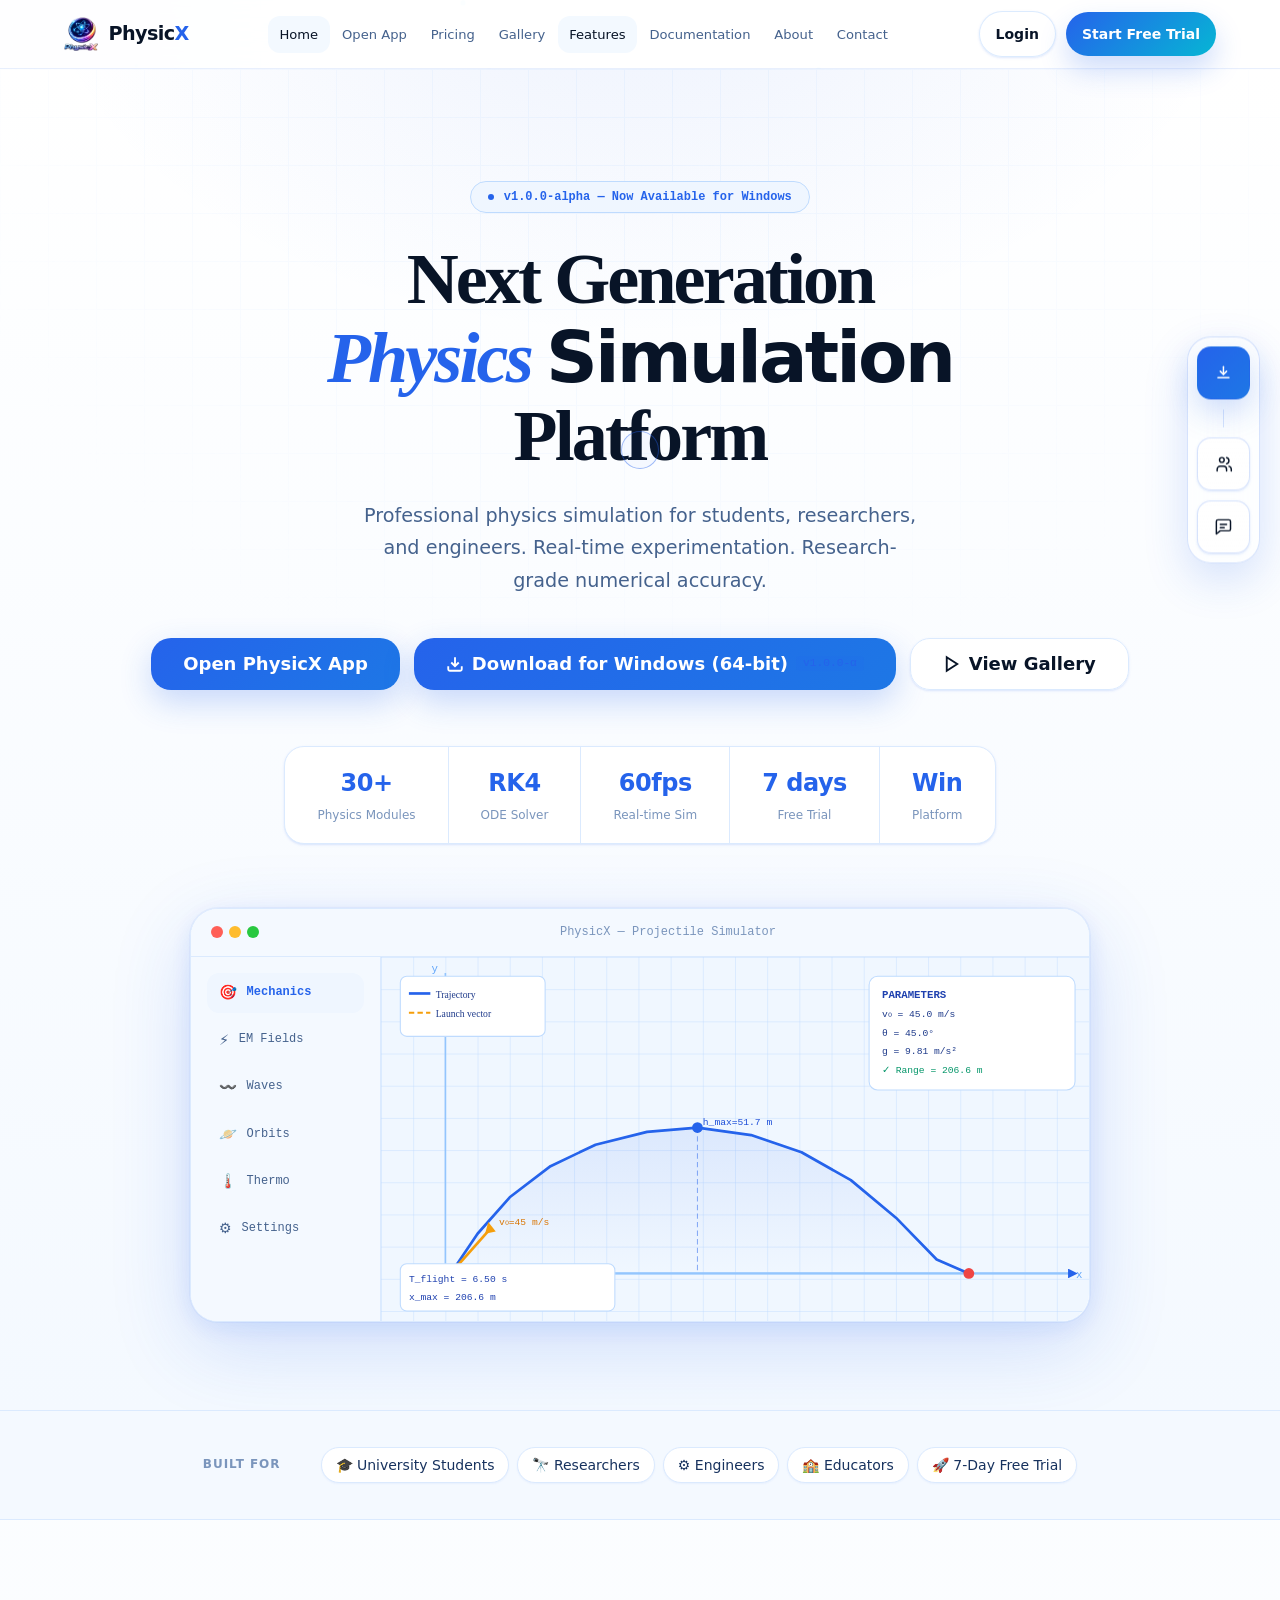
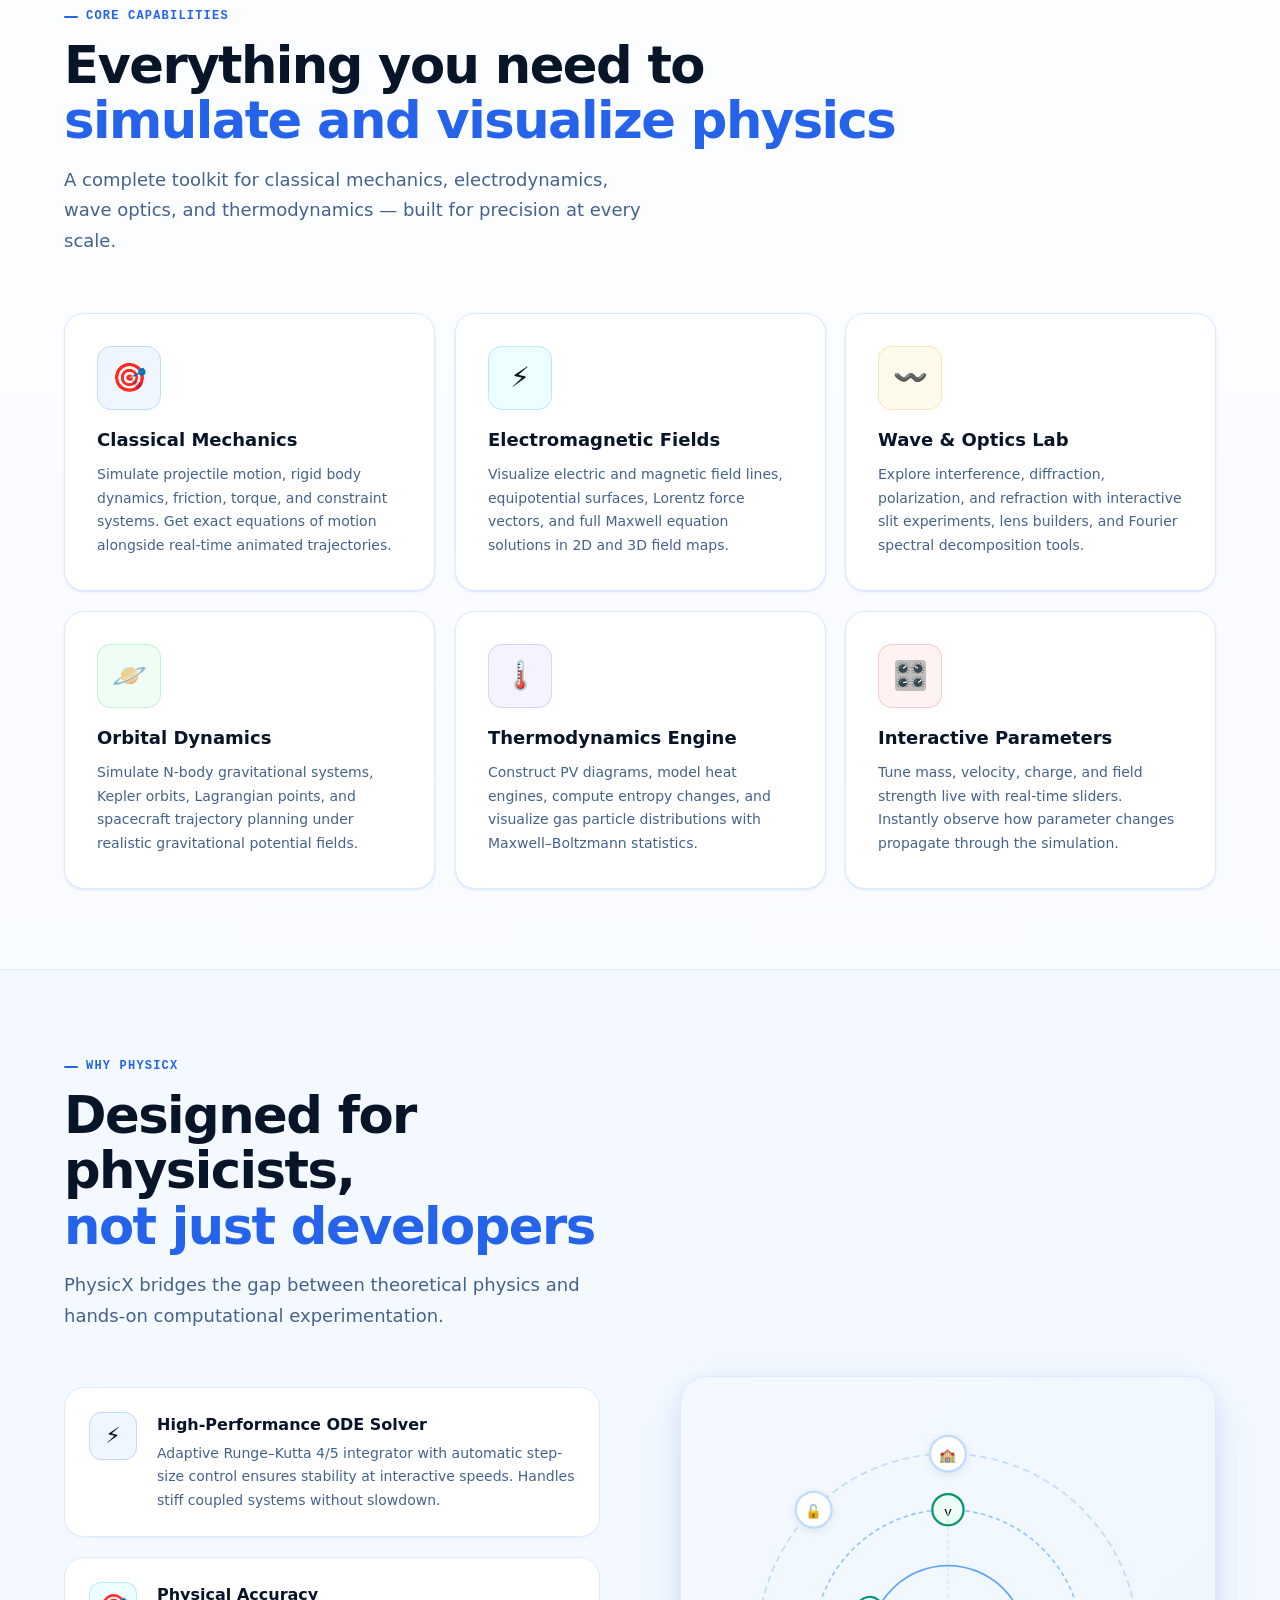
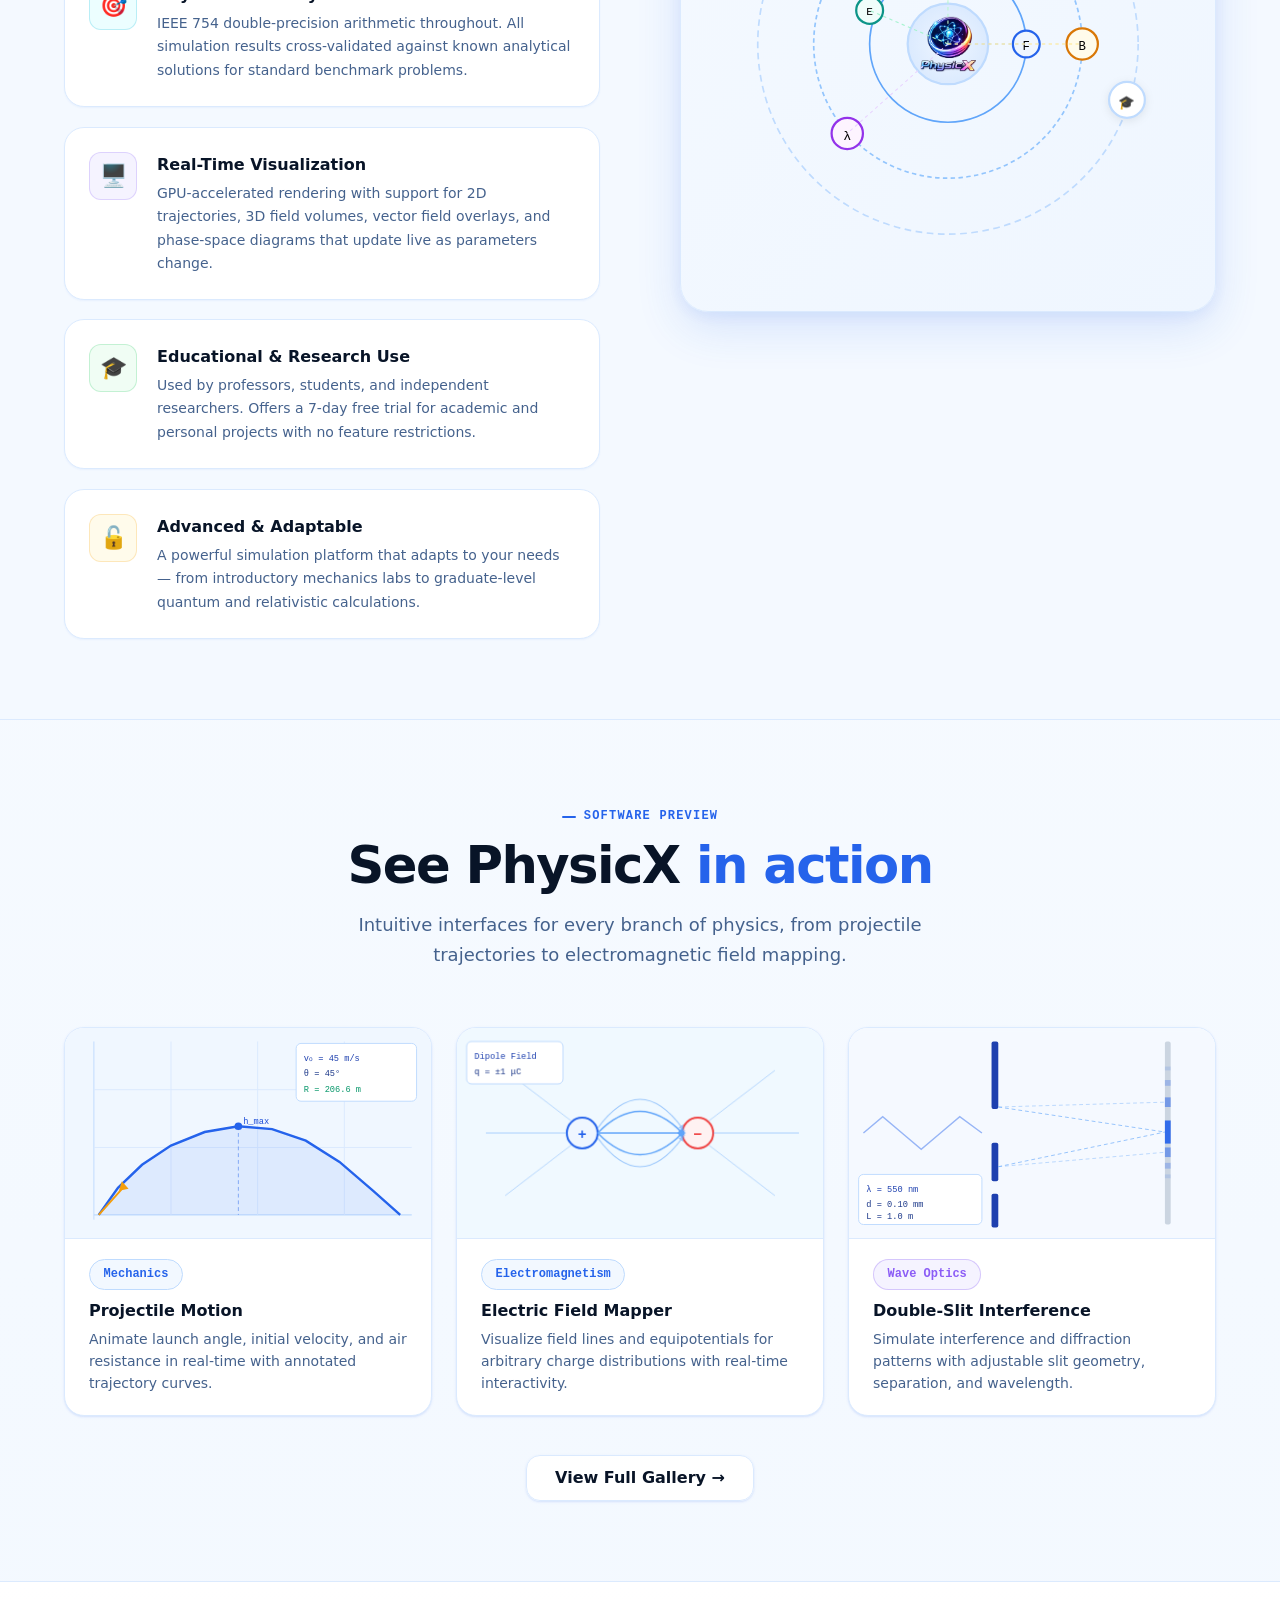
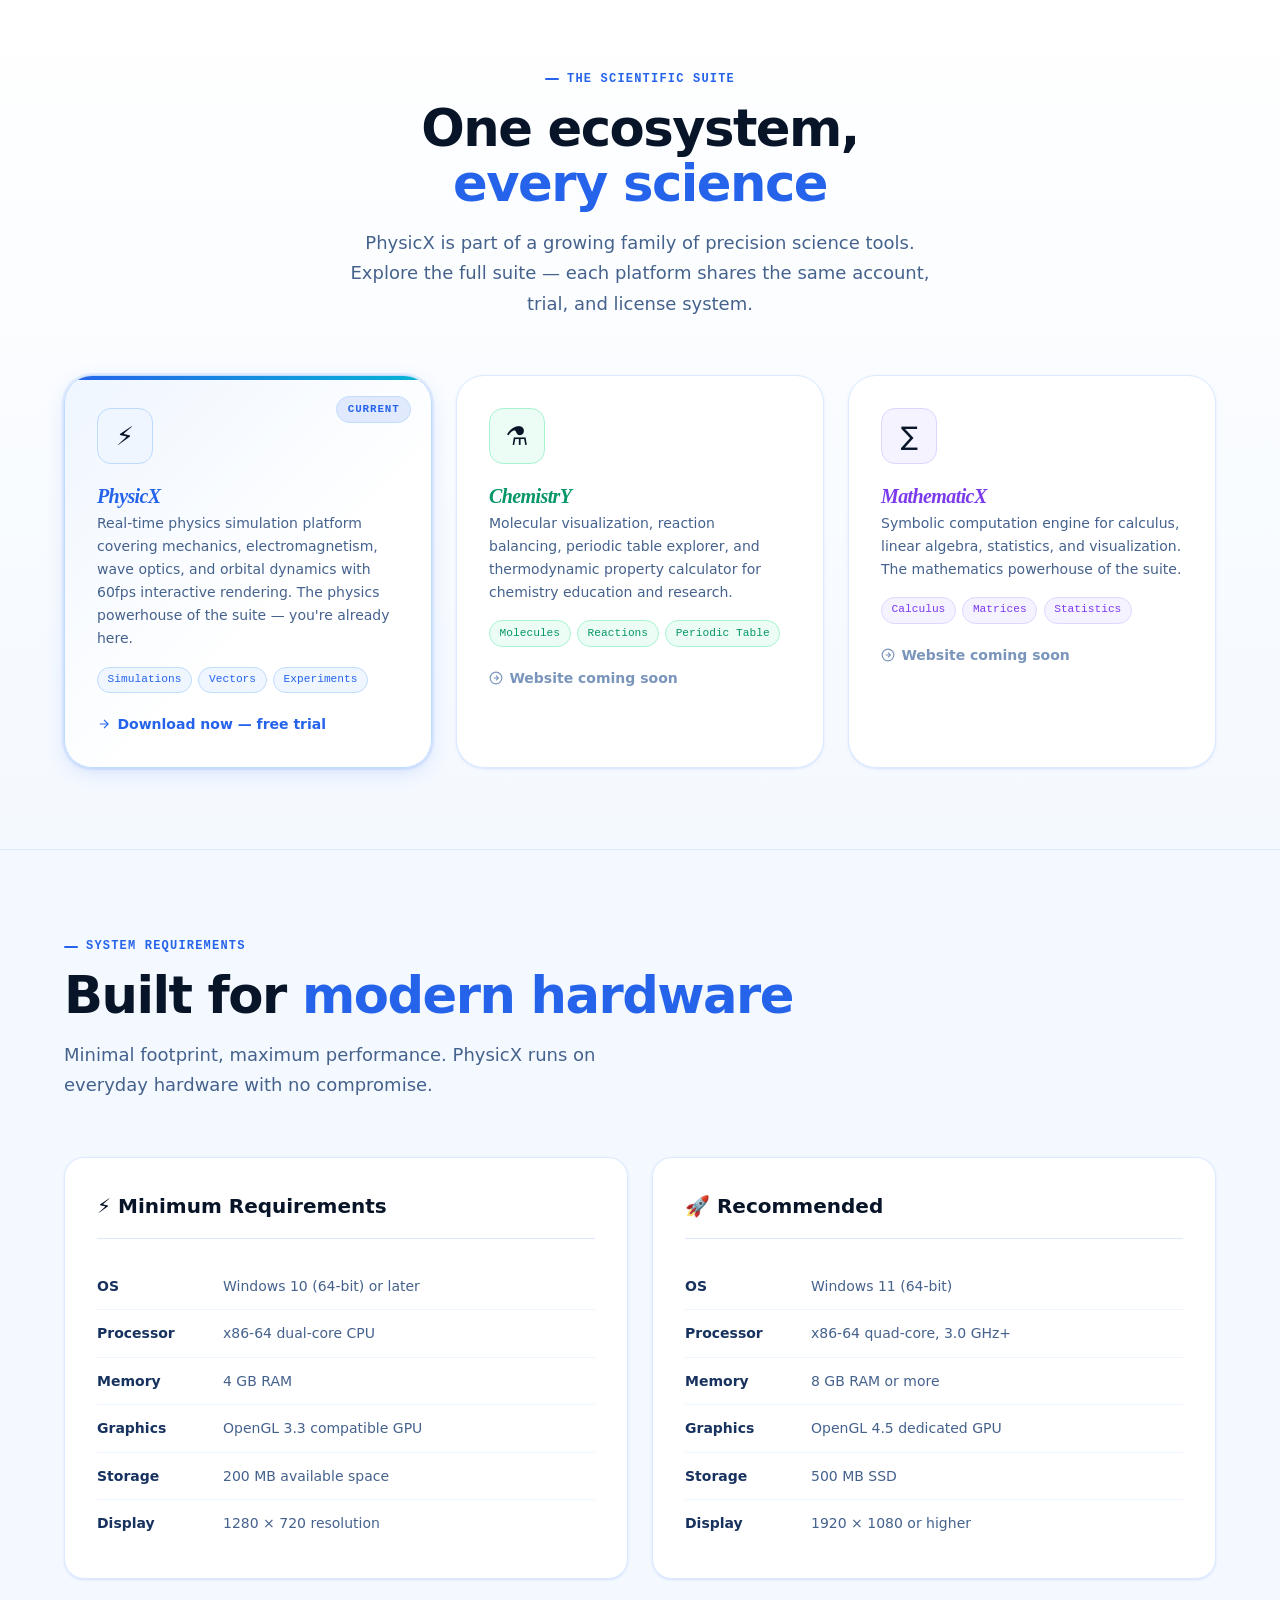
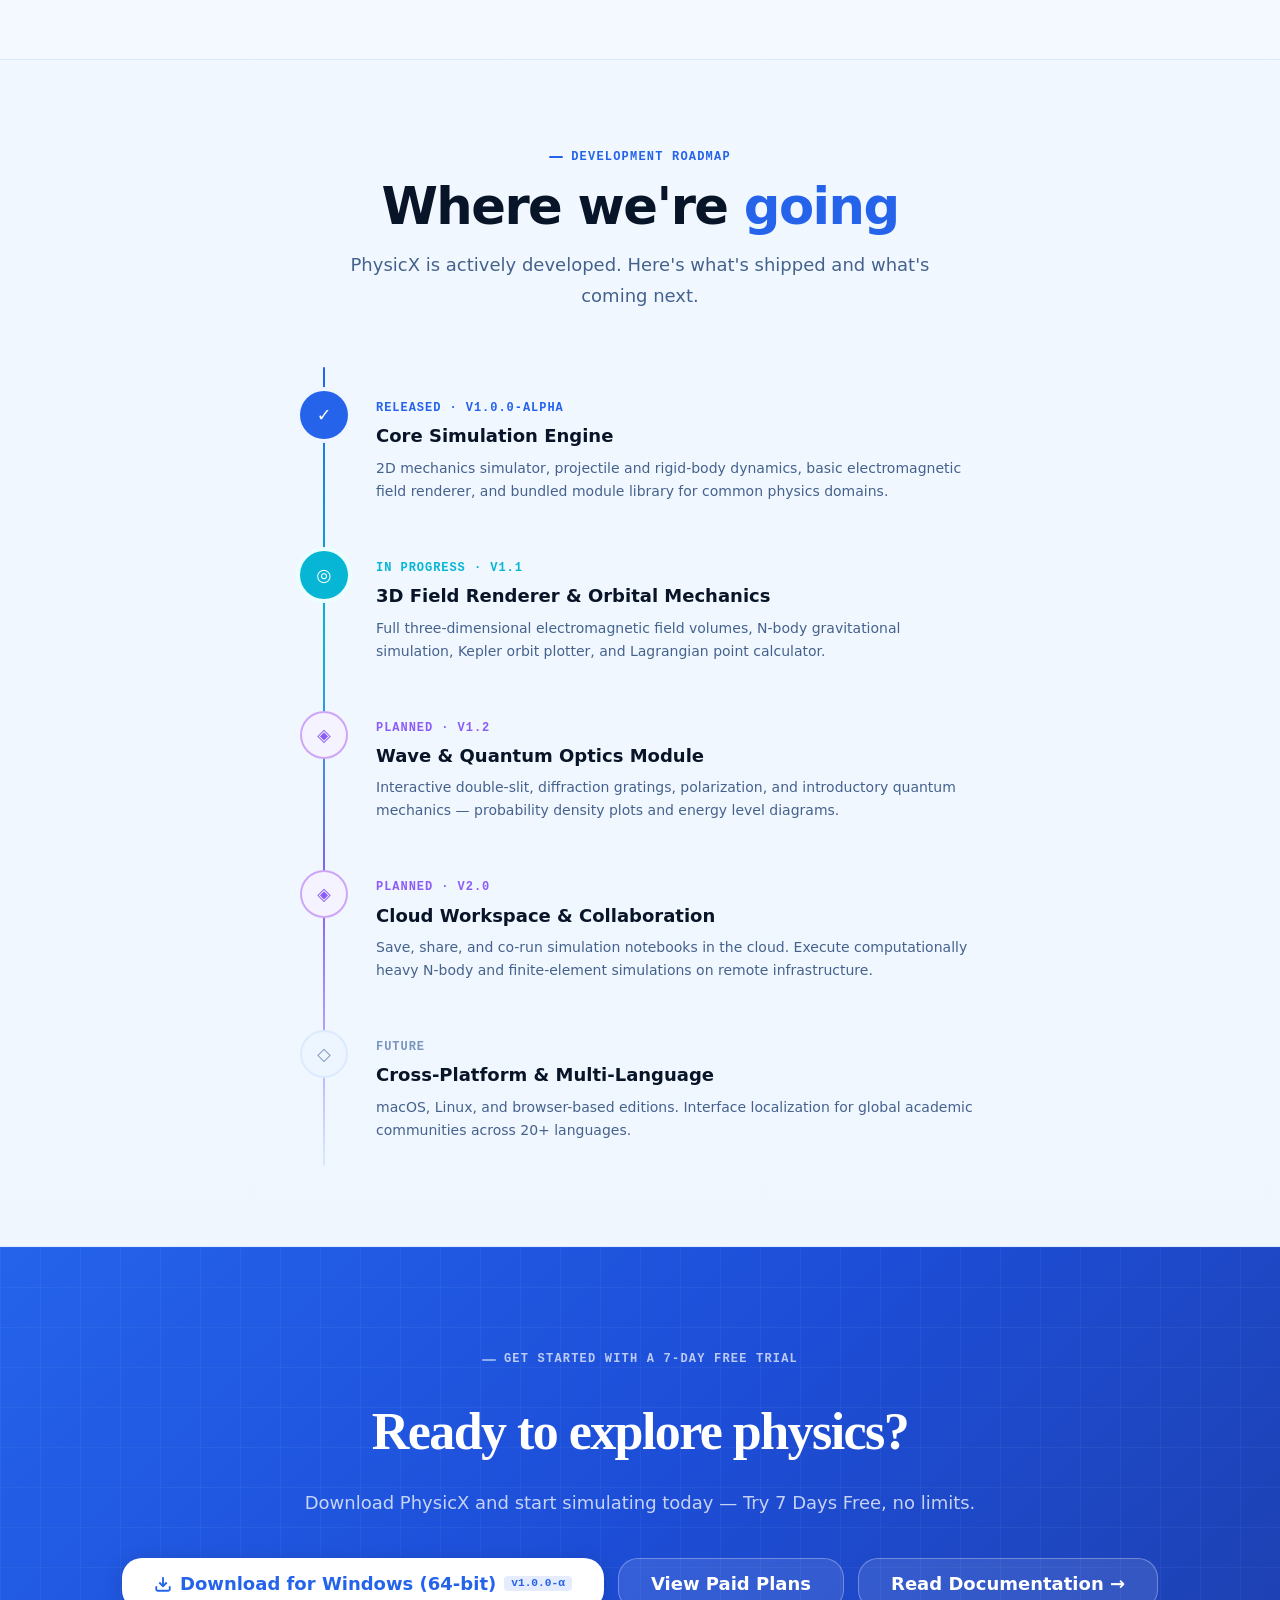
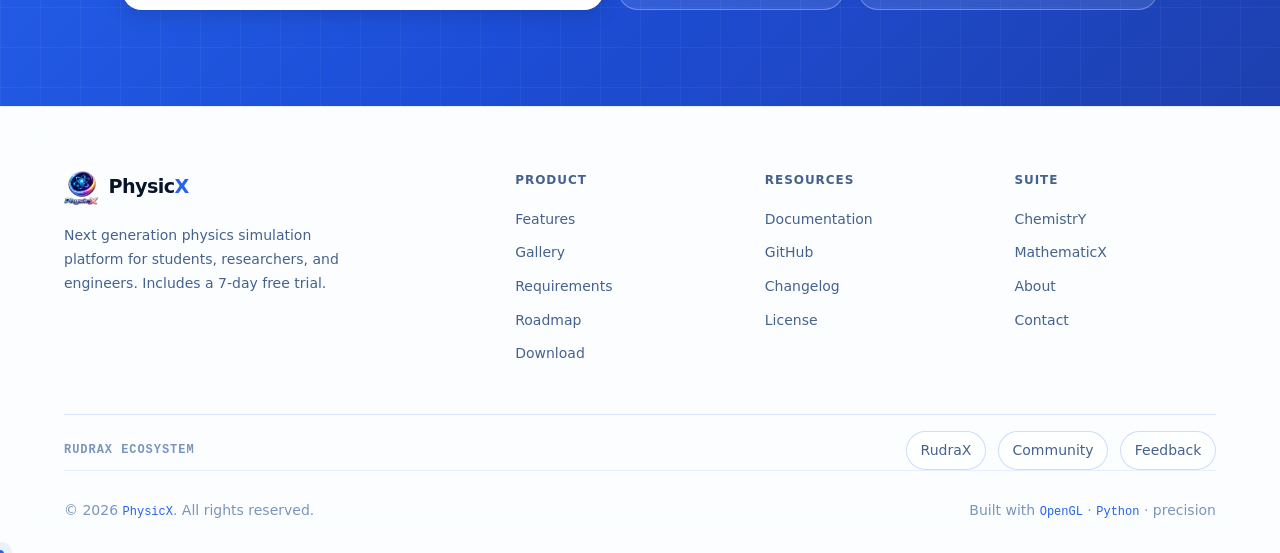
<file: index.html>
<!DOCTYPE html>
<html lang="en">
<head>
<title>PhysicX — Physics Simulation Platform</title>

<link rel="icon" type="image/png" href="assets/icon/logo.png">
<meta name="description" content="PhysicX is a real-time physics simulation platform for students, researchers, and engineers covering mechanics, electromagnetism, optics, and orbital dynamics.">
<meta name="keywords" content="physics software, physics simulation, mechanics, electromagnetism, wave optics, orbital dynamics, physics education">
<meta name="author" content="PhysicX">
<meta name="robots" content="index, follow">

<meta charset="UTF-8"/>
<meta name="viewport" content="width=device-width, initial-scale=1.0"/>
<link rel="stylesheet" href="shared.css"/>
<style>
/* ═══════════════════════════════════════════
   PHYSICX ACCENT OVERRIDE
═══════════════════════════════════════════ */
:root {
  --clr-accent:    #2563eb;
  --clr-accent-lt: #eff6ff;
  --clr-accent-bd: #bfdbfe;
}

/* ═══════════════════════════════════════════
   INDEX-SPECIFIC STYLES
═══════════════════════════════════════════ */

/* ── HERO ── */
.hero {
  position: relative;
  padding: 7rem 0 5rem;
  text-align: center;
  overflow: hidden;
  background:
    radial-gradient(ellipse 80% 50% at 50% -10%, rgba(37,99,235,0.09) 0%, transparent 60%),
    linear-gradient(180deg, #fff 0%, var(--clr-bg-soft) 100%);
}
.hero-bg-grid {
  position: absolute; inset: 0; z-index: 0;
  background-image:
    linear-gradient(var(--clr-border) 1px, transparent 1px),
    linear-gradient(90deg, var(--clr-border) 1px, transparent 1px);
  background-size: 48px 48px;
  mask-image: radial-gradient(ellipse 70% 60% at 50% 0%, black 0%, transparent 80%);
  opacity: 0.45;
}
.hero > .container { position: relative; z-index: 1; }

.hero-eyebrow {
  display: inline-flex; align-items: center; gap: 0.6rem;
  background: var(--clr-accent-lt);
  border: 1px solid var(--clr-accent-bd);
  color: var(--clr-accent);
  border-radius: 99px;
  padding: 0.35rem 1.1rem;
  font-family: var(--font-mono);
  font-size: var(--text-xs);
  font-weight: 600;
  margin-bottom: 1.75rem;
  animation: fadeUp 0.5s ease both;
}
.hero-eyebrow .dot {
  width: 6px; height: 6px;
  background: var(--clr-accent);
  border-radius: 50%;
  animation: pulse 2s ease infinite;
}
@keyframes pulse {
  0%,100% { box-shadow: 0 0 0 0 rgba(37,99,235,0.4); }
  50%      { box-shadow: 0 0 0 5px rgba(37,99,235,0); }
}

.hero-title {
  font-size: clamp(2.5rem, 6vw, 4.5rem);
  font-weight: 800;
  letter-spacing: -0.04em;
  line-height: 1.08;
  margin-bottom: 1.5rem;
  animation: fadeUp 0.5s 0.08s ease both;
  font-family: var(--font-serif);
}
.hero-title .accent { color: var(--clr-accent); font-style: italic; }
.hero-title .plain  { font-family: var(--font-body); font-style: normal; }

.hero-sub {
  font-size: clamp(1rem, 2vw, 1.2rem);
  color: var(--clr-text-3);
  max-width: 560px;
  margin: 0 auto 2.5rem;
  line-height: 1.7;
  animation: fadeUp 0.5s 0.16s ease both;
}

.hero-actions {
  display: flex; gap: 0.875rem;
  flex-wrap: wrap; justify-content: center;
  margin-bottom: 3.5rem;
  animation: fadeUp 0.5s 0.24s ease both;
}
.hero-version {
  display: inline-block;
  background: rgba(37,99,235,0.12);
  color: var(--clr-accent);
  border-radius: 4px;
  font-size: 0.7rem;
  padding: 2px 7px;
  font-family: var(--font-mono);
  font-weight: 500;
}

/* Metrics bar */
.hero-metrics {
  display: inline-flex; flex-wrap: wrap;
  background: var(--clr-bg);
  border: 1px solid var(--clr-border);
  border-radius: var(--radius-xl);
  box-shadow: var(--shadow-sm);
  overflow: hidden;
  animation: fadeUp 0.5s 0.32s ease both;
}
.hero-metric {
  padding: 1.1rem 2rem;
  border-right: 1px solid var(--clr-border);
  text-align: center;
}
.hero-metric:last-child { border-right: none; }
.hero-metric-val {
  font-size: var(--text-2xl); font-weight: 800;
  color: var(--clr-accent); letter-spacing: -0.02em;
}
.hero-metric-lbl {
  font-size: var(--text-xs); color: var(--clr-text-4);
  font-weight: 500; margin-top: 0.2rem;
}

/* Hero mockup */
.hero-mockup {
  margin-top: 4rem;
  display: inline-block;
  animation: fadeUp 0.6s 0.4s ease both;
}
.hero-mockup-frame {
  background: var(--clr-bg);
  border: 1px solid var(--clr-border);
  border-radius: var(--radius-2xl);
  box-shadow: var(--shadow-xl), 0 0 0 1px rgba(37,99,235,0.05);
  overflow: hidden;
  width: min(900px, 90vw);
}
.mockup-titlebar {
  display: flex; align-items: center; gap: 0.5rem;
  padding: 0.875rem 1.25rem;
  background: var(--clr-bg-soft);
  border-bottom: 1px solid var(--clr-border);
}
.dot-row { display: flex; gap: 6px; }
.dot-row span { width: 12px; height: 12px; border-radius: 50%; }
.dot-red   { background: #ff5f57; }
.dot-amber { background: #febc2e; }
.dot-green { background: #28c840; }
.mockup-title {
  flex: 1; text-align: center;
  font-family: var(--font-mono); font-size: var(--text-xs); color: var(--clr-text-4);
}
.mockup-body {
  display: grid; grid-template-columns: 190px 1fr;
  min-height: 340px;
}
.mockup-sidebar {
  background: var(--clr-bg-soft);
  border-right: 1px solid var(--clr-border);
  padding: 1rem;
  display: flex; flex-direction: column; gap: 0.4rem;
}
.sb-item {
  display: flex; align-items: center; gap: 0.6rem;
  padding: 0.55rem 0.75rem;
  border-radius: var(--radius-md);
  font-size: var(--text-xs); font-weight: 500;
  color: var(--clr-text-3); cursor: default;
  transition: all var(--dur-fast) var(--ease);
}
.sb-item.active { background: var(--clr-accent-lt); color: var(--clr-accent); font-weight: 600; }
.sb-icon { font-size: 0.9rem; }
.sb-label { font-family: var(--font-mono); }
.mockup-main {
  background: var(--clr-bg);
  position: relative; overflow: hidden;
  display: flex; align-items: center; justify-content: center;
}

@keyframes fadeUp {
  from { opacity: 0; transform: translateY(20px); }
  to   { opacity: 1; transform: translateY(0); }
}

/* ── TRUST BAR ── */
.trust-bar {
  padding: 2.25rem 0;
  background: var(--clr-bg-soft);
  border-top: 1px solid var(--clr-border);
  border-bottom: 1px solid var(--clr-border);
}
.trust-inner {
  display: flex; align-items: center;
  justify-content: center; flex-wrap: wrap;
  gap: 1.25rem 2.5rem;
}
.trust-label {
  font-size: var(--text-xs); font-weight: 600;
  letter-spacing: 0.08em; text-transform: uppercase;
  color: var(--clr-text-4);
}
.trust-tags { display: flex; flex-wrap: wrap; gap: 0.5rem; }
.trust-tag {
  display: inline-flex; align-items: center; gap: 0.4rem;
  padding: 0.35rem 0.875rem;
  background: var(--clr-bg);
  border: 1px solid var(--clr-border);
  border-radius: 99px;
  font-size: var(--text-sm); font-weight: 500;
  color: var(--clr-text-2);
  box-shadow: var(--shadow-xs);
}

/* ── FEATURES ── */
.features-grid {
  display: grid;
  grid-template-columns: repeat(auto-fill, minmax(320px, 1fr));
  gap: 1.25rem;
}
.feature-card {
  background: var(--clr-bg);
  border: 1px solid var(--clr-border);
  border-radius: var(--radius-xl);
  padding: var(--space-8);
  box-shadow: var(--shadow-sm);
  transition: all var(--dur-base) var(--ease);
  position: relative; overflow: hidden;
}
.feature-card::after {
  content: '';
  position: absolute; top: 0; left: 0; right: 0; height: 3px;
  background: linear-gradient(90deg, var(--clr-accent), var(--clr-cyan));
  opacity: 0; transition: opacity var(--dur-base);
}
.feature-card:hover { transform: translateY(-5px); box-shadow: var(--shadow-xl); border-color: var(--clr-accent-bd); }
.feature-card:hover::after { opacity: 1; }
.feature-title { font-weight: 700; font-size: var(--text-lg); margin: var(--space-4) 0 var(--space-2); }
.feature-desc  { font-size: var(--text-sm); color: var(--clr-text-3); line-height: 1.7; }

/* ── WHY ── */
.why-grid { display: grid; grid-template-columns: 1fr 1fr; gap: 5rem; align-items: center; }
.why-list  { display: flex; flex-direction: column; gap: 1.25rem; }
.why-item  {
  display: flex; gap: 1.25rem; align-items: flex-start;
  padding: var(--space-6);
  background: var(--clr-bg);
  border: 1px solid var(--clr-border);
  border-radius: var(--radius-xl);
  box-shadow: var(--shadow-xs);
  transition: all var(--dur-base) var(--ease);
}
.why-item:hover { border-color: var(--clr-accent-bd); box-shadow: var(--shadow-md); transform: translateX(4px); }
.why-text h4 { font-weight: 700; font-size: var(--text-base); margin-bottom: 0.3rem; }
.why-text p  { font-size: var(--text-sm); color: var(--clr-text-3); line-height: 1.65; }

.why-illustration {
  background: linear-gradient(135deg, var(--clr-bg-soft) 0%, var(--clr-accent-lt) 100%);
  border: 1px solid var(--clr-border);
  border-radius: var(--radius-2xl);
  aspect-ratio: 1;
  display: flex; align-items: center; justify-content: center;
  overflow: hidden; position: relative;
  box-shadow: var(--shadow-lg);
}

/* ── PREVIEW ── */
.preview-grid { display: grid; grid-template-columns: repeat(auto-fill, minmax(340px, 1fr)); gap: 1.5rem; }
.preview-card {
  background: var(--clr-bg); border: 1px solid var(--clr-border);
  border-radius: var(--radius-xl); overflow: hidden;
  box-shadow: var(--shadow-sm); transition: all var(--dur-base) var(--ease);
}
.preview-card:hover { transform: translateY(-4px) scale(1.01); box-shadow: var(--shadow-xl); border-color: var(--clr-accent-bd); }
.preview-window { height: 210px; overflow: hidden; position: relative; }
.preview-info { padding: 1.25rem 1.5rem; border-top: 1px solid var(--clr-border); }
.preview-info h4 { font-weight: 700; font-size: var(--text-base); margin: 0.5rem 0 0.25rem; }
.preview-info p  { font-size: var(--text-sm); color: var(--clr-text-3); }

/* ── SYSTEM REQUIREMENTS ── */
.sysreq-grid { display: grid; grid-template-columns: 1fr 1fr; gap: 1.5rem; }
.req-card {
  background: var(--clr-bg); border: 1px solid var(--clr-border);
  border-radius: var(--radius-xl); padding: var(--space-8); box-shadow: var(--shadow-sm);
}
.req-card h3 { font-weight: 700; font-size: var(--text-xl); margin-bottom: 1.5rem; padding-bottom: 1rem; border-bottom: 1px solid var(--clr-border); }
.req-row { display: flex; align-items: flex-start; gap: 1rem; padding: 0.75rem 0; border-bottom: 1px solid var(--clr-bg-muted); font-size: var(--text-sm); }
.req-row:last-child { border-bottom: none; }
.req-key { font-weight: 600; min-width: 110px; color: var(--clr-text-2); flex-shrink: 0; }
.req-val { color: var(--clr-text-3); }

/* ── ROADMAP ── */
.roadmap-timeline {
  position: relative; display: flex; flex-direction: column;
  max-width: 680px; margin: 0 auto;
}
.roadmap-timeline::before {
  content: ''; position: absolute;
  left: 23px; top: 0; bottom: 0; width: 2px;
  background: linear-gradient(180deg, var(--clr-accent), var(--clr-cyan), var(--clr-purple), var(--clr-border));
  border-radius: 1px;
}
.rm-item { display: flex; gap: 1.75rem; align-items: flex-start; padding: 1.5rem 0; }
.rm-node {
  width: 48px; height: 48px; flex-shrink: 0; border-radius: 50%;
  display: flex; align-items: center; justify-content: center;
  font-size: 1.1rem; position: relative; z-index: 1;
  transition: var(--dur-base) var(--ease);
}
.rm-node.done    { background: var(--clr-accent); color: #fff; box-shadow: 0 0 0 4px var(--clr-accent-lt); }
.rm-node.active  { background: var(--clr-cyan); color: #fff; box-shadow: 0 0 0 4px var(--clr-cyan-lt); }
.rm-node.planned { background: var(--clr-purple-lt); color: var(--clr-purple); border: 2px solid rgba(147,51,234,0.4); }
.rm-node.future  { background: var(--clr-bg-muted); color: var(--clr-text-4); border: 2px solid var(--clr-border); }
.rm-body { padding-top: 0.5rem; }
.rm-status { font-family: var(--font-mono); font-size: var(--text-xs); font-weight: 600; letter-spacing: 0.08em; text-transform: uppercase; margin-bottom: 0.25rem; }
.rm-status.done    { color: var(--clr-accent); }
.rm-status.active  { color: var(--clr-cyan); }
.rm-status.planned { color: var(--clr-purple); }
.rm-status.future  { color: var(--clr-text-4); }
.rm-body h4 { font-weight: 700; font-size: var(--text-lg); margin-bottom: 0.35rem; }
.rm-body p  { font-size: var(--text-sm); color: var(--clr-text-3); line-height: 1.65; }

/* ── CTA ── */
.cta-section {
  padding: 6rem 0;
  background: linear-gradient(135deg, #2563eb 0%, #1d4ed8 50%, #1e40af 100%);
  text-align: center; position: relative; overflow: hidden;
}
.cta-section::before {
  content: ''; position: absolute; inset: 0;
  background-image:
    linear-gradient(rgba(255,255,255,0.04) 1px, transparent 1px),
    linear-gradient(90deg, rgba(255,255,255,0.04) 1px, transparent 1px);
  background-size: 40px 40px;
}
.cta-section > .container { position: relative; z-index: 1; }
.cta-section .label { color: rgba(255,255,255,0.7); }
.cta-section .label::before { background: rgba(255,255,255,0.5); }
.cta-section h2 { font-size: clamp(var(--text-3xl), 5vw, var(--text-5xl)); font-weight: 800; letter-spacing: -0.03em; color: #fff; margin-bottom: 1rem; font-family: var(--font-serif); }
.cta-section p  { color: rgba(255,255,255,0.75); font-size: var(--text-lg); margin-bottom: 2.5rem; }
.btn-white { background: #fff; color: var(--clr-accent); box-shadow: 0 4px 20px rgba(0,0,0,0.15); }
.btn-white:hover { background: #eff6ff; transform: translateY(-2px); box-shadow: 0 8px 30px rgba(0,0,0,0.2); }
.btn-outline-white { background: rgba(255,255,255,0.1); color: #fff; border: 1.5px solid rgba(255,255,255,0.3); }
.btn-outline-white:hover { background: rgba(255,255,255,0.2); border-color: rgba(255,255,255,0.6); transform: translateY(-2px); }

/* ── SISTER PRODUCTS SECTION ── */
.suite-section {
  padding: var(--space-section) 0;
  background: linear-gradient(180deg, var(--clr-bg) 0%, var(--clr-bg-soft) 100%);
}
.suite-grid {
  display: grid;
  grid-template-columns: repeat(3, 1fr);
  gap: 1.5rem;
  margin-top: 2.5rem;
}
.suite-card {
  position: relative;
  padding: 2rem;
  border-radius: var(--radius-2xl);
  border: 1px solid var(--clr-border);
  background: var(--clr-bg);
  box-shadow: var(--shadow-sm);
  transition: all var(--dur-base) var(--ease);
  overflow: hidden;
  text-decoration: none;
  color: inherit;
  display: flex;
  flex-direction: column;
  gap: 1rem;
}
.suite-card::before {
  content: '';
  position: absolute;
  top: 0; left: 0; right: 0; height: 4px;
  border-radius: var(--radius-2xl) var(--radius-2xl) 0 0;
  opacity: 0;
  transition: opacity var(--dur-base);
}
.suite-card:hover { transform: translateY(-6px); box-shadow: var(--shadow-xl); border-color: transparent; }
.suite-card:hover::before { opacity: 1; }

/* PhysicX — current */
.suite-card.physicx {
  --suite-color: #2563eb;
  --suite-light: #eff6ff;
  --suite-border: #bfdbfe;
  background: linear-gradient(135deg, #eff6ff 0%, #ffffff 60%);
  border-color: #bfdbfe;
  box-shadow: var(--shadow-md), 0 0 0 2px rgba(37,99,235,0.08);
}
.suite-card.physicx::before { background: linear-gradient(90deg, #2563eb, #06b6d4); opacity: 1; }
.suite-card.physicx:hover { transform: translateY(-6px); }

/* ChemistrY */
.suite-card.chemistry {
  --suite-color: #059669;
  --suite-light: #ecfdf5;
  --suite-border: #a7f3d0;
}
.suite-card.chemistry:hover { border-color: #a7f3d0; }
.suite-card.chemistry::before { background: linear-gradient(90deg, #059669, #10b981); }

/* MathematicX */
.suite-card.mathematicx {
  --suite-color: #7c3aed;
  --suite-light: #f5f3ff;
  --suite-border: #ddd6fe;
}
.suite-card.mathematicx:hover { border-color: #ddd6fe; }
.suite-card.mathematicx::before { background: linear-gradient(90deg, #7c3aed, #0d9488); }

.suite-current-tag {
  position: absolute;
  top: 1.25rem; right: 1.25rem;
  font-family: var(--font-mono);
  font-size: 0.68rem; font-weight: 600;
  letter-spacing: 0.08em; text-transform: uppercase;
  padding: 0.25rem 0.65rem;
  border-radius: 99px;
  background: rgba(37,99,235,0.12);
  color: var(--clr-accent);
  border: 1px solid var(--clr-accent-bd);
}
.suite-icon {
  width: 3.5rem; height: 3.5rem;
  border-radius: var(--radius-lg);
  display: flex; align-items: center; justify-content: center;
  font-size: 1.6rem;
  background: var(--suite-light, var(--clr-bg-muted));
  border: 1px solid var(--suite-border, var(--clr-border));
  flex-shrink: 0;
}
.suite-name {
  font-size: var(--text-xl); font-weight: 800;
  letter-spacing: -0.03em;
  color: var(--suite-color, var(--clr-accent));
  font-family: var(--font-serif); font-style: italic;
}
.suite-desc { font-size: var(--text-sm); color: var(--clr-text-3); line-height: 1.65; flex: 1; }
.suite-tags { display: flex; flex-wrap: wrap; gap: 0.4rem; }
.suite-tag {
  font-family: var(--font-mono); font-size: 0.7rem;
  padding: 0.2rem 0.6rem; border-radius: 99px;
  background: var(--suite-light, var(--clr-bg-muted));
  color: var(--suite-color, var(--clr-text-3));
  border: 1px solid var(--suite-border, var(--clr-border));
}
.suite-link {
  display: inline-flex; align-items: center; gap: 0.4rem;
  font-size: var(--text-sm); font-weight: 600;
  color: var(--suite-color, var(--clr-accent));
  margin-top: 0.25rem;
}
.suite-card.coming-soon .suite-link { color: var(--clr-text-4); cursor: default; }

/* ── RESPONSIVE ── */
@media (max-width: 960px) {
  .why-grid { grid-template-columns: 1fr; }
  .why-illustration { display: none; }
  .sysreq-grid { grid-template-columns: 1fr; }
  .suite-grid { grid-template-columns: 1fr; }
}
@media (max-width: 640px) {
  .hero-actions { flex-direction: column; align-items: center; }
  .hero-actions .btn { width: 100%; justify-content: center; }
  .hero-metric { padding: 0.875rem 1.25rem; }
  .mockup-body { grid-template-columns: 1fr; }
  .mockup-sidebar { display: none; }
  .suite-grid { grid-template-columns: 1fr; }
}
</style>
</head>
<body>

<!-- ═══ UNIVERSAL NAV ═══ -->
<nav class="site-nav" id="site-nav">
  <div class="nav-inner">
    <a href="index.html" class="nav-logo" aria-label="PhysicX Home">
      <img src="assets/icon/logo.png" alt="PhysicX Logo" style="height:34px;">
      <span class="nav-logo-text">Physic<span>X</span></span>
    </a>
    <ul class="nav-links" id="nav-links" role="list">
      <li><a href="index.html">Home</a></li>
      <li><a href="pricing.html">Pricing</a></li>
      <li><a href="gallery/gallery.html">Gallery</a></li>
      <li><a href="index.html#features">Features</a></li>
      <li><a href="docs/documentation.html">Documentation</a></li>
      <li><a href="about/about.html">About</a></li>
      <li><a href="contacts/contact.html">Contact</a></li>
      <li><a href="index.html#download-section" class="nav-download">Download</a></li>
    </ul>
    <button class="nav-hamburger" id="nav-hamburger" aria-label="Open menu" aria-expanded="false">
      <span></span><span></span><span></span>
    </button>
  </div>
</nav>

<!-- ═══ HERO ═══ -->
<section class="hero">
  <div class="hero-bg-grid" aria-hidden="true"></div>
  <div class="container">
    <div class="hero-eyebrow">
      <span class="dot"></span>
      v1.0.0-alpha — Now Available for Windows
    </div>

    <h1 class="hero-title">
      Next Generation<br>
      <span class="accent">Physics</span> <span class="plain">Simulation</span><br>
      Platform
    </h1>

    <p class="hero-sub">
      Professional physics simulation for students, researchers,
      and engineers. Real-time experimentation. Research-grade numerical accuracy.
    </p>

    <div class="hero-actions">
      <a href="/app/" class="btn btn-primary btn-lg">Open PhysicX App</a>
      <a href="/login.html" data-download-latest class="btn btn-primary btn-lg">
        <svg width="18" height="18" fill="none" stroke="currentColor" stroke-width="2.5" viewBox="0 0 24 24"><path d="M21 15v4a2 2 0 01-2 2H5a2 2 0 01-2-2v-4"/><polyline points="7 10 12 15 17 10"/><line x1="12" y1="15" x2="12" y2="3"/></svg>
        Download for Windows (64-bit)
        <span class="hero-version">v1.0.0-α</span>
      </a>
      <a href="gallery/gallery.html" class="btn btn-secondary btn-lg">
        <svg width="18" height="18" fill="none" stroke="currentColor" stroke-width="2.5" viewBox="0 0 24 24"><polygon points="5 3 19 12 5 21 5 3"/></svg>
        View Gallery
      </a>
    </div>

    <div class="hero-metrics">
      <div class="hero-metric"><div class="hero-metric-val">30+</div><div class="hero-metric-lbl">Physics Modules</div></div>
      <div class="hero-metric"><div class="hero-metric-val">RK4</div><div class="hero-metric-lbl">ODE Solver</div></div>
      <div class="hero-metric"><div class="hero-metric-val">60fps</div><div class="hero-metric-lbl">Real-time Sim</div></div>
      <div class="hero-metric"><div class="hero-metric-val">7 days</div><div class="hero-metric-lbl">Free Trial</div></div>
      <div class="hero-metric"><div class="hero-metric-val">Win</div><div class="hero-metric-lbl">Platform</div></div>
    </div>

    <!-- App Mockup -->
    <div class="hero-mockup">
      <div class="hero-mockup-frame">
        <div class="mockup-titlebar">
          <div class="dot-row"><span class="dot-red"></span><span class="dot-amber"></span><span class="dot-green"></span></div>
          <div class="mockup-title">PhysicX — Projectile Simulator</div>
        </div>
        <div class="mockup-body">
          <div class="mockup-sidebar">
            <div class="sb-item active"><span class="sb-icon">🎯</span><span class="sb-label">Mechanics</span></div>
            <div class="sb-item"><span class="sb-icon">⚡</span><span class="sb-label">EM Fields</span></div>
            <div class="sb-item"><span class="sb-icon">〰️</span><span class="sb-label">Waves</span></div>
            <div class="sb-item"><span class="sb-icon">🪐</span><span class="sb-label">Orbits</span></div>
            <div class="sb-item"><span class="sb-icon">🌡️</span><span class="sb-label">Thermo</span></div>
            <div class="sb-item"><span class="sb-icon">⚙️</span><span class="sb-label">Settings</span></div>
          </div>
          <div class="mockup-main">
            <svg viewBox="0 0 660 340" xmlns="http://www.w3.org/2000/svg" style="width:100%;height:100%;">
              <rect width="660" height="340" fill="#f0f7ff"/>
              <defs>
                <pattern id="g" width="30" height="30" patternUnits="userSpaceOnUse">
                  <path d="M 30 0 L 0 0 0 30" fill="none" stroke="#bfdbfe" stroke-width="0.8"/>
                </pattern>
                <linearGradient id="fillGrad" x1="0" y1="0" x2="0" y2="1">
                  <stop offset="0%" stop-color="#2563eb" stop-opacity="0.10"/>
                  <stop offset="100%" stop-color="#2563eb" stop-opacity="0"/>
                </linearGradient>
                <marker id="arrowBlue" markerWidth="6" markerHeight="6" refX="3" refY="3" orient="auto"><path d="M0,0 L6,3 L0,6 Z" fill="#2563eb"/></marker>
              </defs>
              <rect width="660" height="340" fill="url(#g)"/>
              <!-- Ground -->
              <line x1="30" y1="295" x2="645" y2="295" stroke="#93c5fd" stroke-width="2"/>
              <!-- Axes -->
              <line x1="60" y1="15" x2="60" y2="298" stroke="#93c5fd" stroke-width="1.5" marker-end="url(#arrowBlue)"/>
              <line x1="57" y1="295" x2="645" y2="295" stroke="#93c5fd" stroke-width="1.5" marker-end="url(#arrowBlue)"/>
              <text x="47" y="14" font-size="10" fill="#60a5fa" font-family="Fira Code, monospace">y</text>
              <text x="648" y="299" font-size="10" fill="#60a5fa" font-family="Fira Code, monospace">x</text>
              <!-- Trajectory -->
              <polyline fill="none" stroke="#2563eb" stroke-width="2.5" stroke-linejoin="round"
                points="65,295 90,258 120,224 158,195 200,175 248,163 295,159 345,166 392,182 438,208 480,243 518,282 548,295"/>
              <polygon fill="url(#fillGrad)" points="65,295 90,258 120,224 158,195 200,175 248,163 295,159 345,166 392,182 438,208 480,243 518,282 548,295"/>
              <!-- Launch vector -->
              <line x1="65" y1="295" x2="103" y2="252" stroke="#f59e0b" stroke-width="2.5"/>
              <polygon points="100,247 107,256 97,258" fill="#f59e0b"/>
              <text x="110" y="250" font-size="9" fill="#d97706" font-family="Fira Code, monospace">v₀=45 m/s</text>
              <!-- Max height -->
              <line x1="295" y1="159" x2="295" y2="295" stroke="#2563eb" stroke-width="1" stroke-dasharray="5,3" opacity="0.5"/>
              <circle cx="295" cy="159" r="5" fill="#2563eb"/>
              <text x="300" y="157" font-size="9" fill="#1d4ed8" font-family="Fira Code, monospace">h_max=51.7 m</text>
              <!-- Landing -->
              <circle cx="548" cy="295" r="5" fill="#ef4444"/>
              <!-- Parameters panel -->
              <rect x="455" y="18" width="192" height="106" rx="8" fill="white" stroke="#bfdbfe"/>
              <text x="467" y="38" font-size="10" fill="#1e40af" font-family="Fira Code, monospace" font-weight="600">PARAMETERS</text>
              <text x="467" y="56" font-size="9" fill="#1e3a8a" font-family="Fira Code, monospace">v₀ = 45.0 m/s</text>
              <text x="467" y="74" font-size="9" fill="#1e3a8a" font-family="Fira Code, monospace">θ  = 45.0°</text>
              <text x="467" y="90" font-size="9" fill="#1e3a8a" font-family="Fira Code, monospace">g  = 9.81 m/s²</text>
              <text x="467" y="108" font-size="9" fill="#059669" font-family="Fira Code, monospace">✓ Range = 206.6 m</text>
              <!-- Legend -->
              <rect x="18" y="18" width="135" height="56" rx="6" fill="white" stroke="#bfdbfe"/>
              <line x1="26" y1="34" x2="46" y2="34" stroke="#2563eb" stroke-width="2.5"/><text x="51" y="38" font-size="9" fill="#1e3a8a" font-family="DM Sans">Trajectory</text>
              <line x1="26" y1="52" x2="46" y2="52" stroke="#f59e0b" stroke-width="2" stroke-dasharray="5,3"/><text x="51" y="56" font-size="9" fill="#1e3a8a" font-family="DM Sans">Launch vector</text>
              <!-- Stats bar -->
              <rect x="18" y="286" width="200" height="44" rx="6" fill="white" stroke="#bfdbfe"/>
              <text x="26" y="303" font-size="9" fill="#1e40af" font-family="Fira Code, monospace">T_flight = 6.50 s</text>
              <text x="26" y="320" font-size="9" fill="#1e40af" font-family="Fira Code, monospace">x_max   = 206.6 m</text>
            </svg>
          </div>
        </div>
      </div>
    </div>

  </div>
</section>

<!-- ═══ TRUST BAR ═══ -->
<div class="trust-bar">
  <div class="container">
    <div class="trust-inner">
      <span class="trust-label">Built for</span>
      <div class="trust-tags">
        <span class="trust-tag">🎓 University Students</span>
        <span class="trust-tag">🔭 Researchers</span>
        <span class="trust-tag">⚙️ Engineers</span>
        <span class="trust-tag">🏫 Educators</span>
        <span class="trust-tag">🚀 7-Day Free Trial</span>
      </div>
    </div>
  </div>
</div>

<!-- ═══ FEATURES ═══ -->
<section class="section" id="features">
  <div class="container">
    <div class="section-head reveal">
      <div class="label">Core Capabilities</div>
      <h2 class="section-title">Everything you need to<br><em>simulate and visualize physics</em></h2>
      <p class="section-desc">A complete toolkit for classical mechanics, electrodynamics, wave optics, and thermodynamics — built for precision at every scale.</p>
    </div>
    <div class="features-grid">
      <div class="feature-card reveal">
        <div class="icon-box blue icon-box-lg">🎯</div>
        <h3 class="feature-title">Classical Mechanics</h3>
        <p class="feature-desc">Simulate projectile motion, rigid body dynamics, friction, torque, and constraint systems. Get exact equations of motion alongside real-time animated trajectories.</p>
      </div>
      <div class="feature-card reveal reveal-delay-1">
        <div class="icon-box cyan icon-box-lg">⚡</div>
        <h3 class="feature-title">Electromagnetic Fields</h3>
        <p class="feature-desc">Visualize electric and magnetic field lines, equipotential surfaces, Lorentz force vectors, and full Maxwell equation solutions in 2D and 3D field maps.</p>
      </div>
      <div class="feature-card reveal reveal-delay-2">
        <div class="icon-box amber icon-box-lg">〰️</div>
        <h3 class="feature-title">Wave &amp; Optics Lab</h3>
        <p class="feature-desc">Explore interference, diffraction, polarization, and refraction with interactive slit experiments, lens builders, and Fourier spectral decomposition tools.</p>
      </div>
      <div class="feature-card reveal">
        <div class="icon-box green icon-box-lg">🪐</div>
        <h3 class="feature-title">Orbital Dynamics</h3>
        <p class="feature-desc">Simulate N-body gravitational systems, Kepler orbits, Lagrangian points, and spacecraft trajectory planning under realistic gravitational potential fields.</p>
      </div>
      <div class="feature-card reveal reveal-delay-1">
        <div class="icon-box purple icon-box-lg">🌡️</div>
        <h3 class="feature-title">Thermodynamics Engine</h3>
        <p class="feature-desc">Construct PV diagrams, model heat engines, compute entropy changes, and visualize gas particle distributions with Maxwell–Boltzmann statistics.</p>
      </div>
      <div class="feature-card reveal reveal-delay-2">
        <div class="icon-box red icon-box-lg">🎛️</div>
        <h3 class="feature-title">Interactive Parameters</h3>
        <p class="feature-desc">Tune mass, velocity, charge, and field strength live with real-time sliders. Instantly observe how parameter changes propagate through the simulation.</p>
      </div>
    </div>
  </div>
</section>

<div class="divider"></div>

<!-- ═══ WHY PHYSICX ═══ -->
<section class="section" style="background: var(--clr-bg-soft);" id="why">
  <div class="container">
    <div class="why-grid">
      <div>
        <div class="section-head reveal">
          <div class="label">Why PhysicX</div>
          <h2 class="section-title">Designed for physicists,<br><em>not just developers</em></h2>
          <p class="section-desc">PhysicX bridges the gap between theoretical physics and hands-on computational experimentation.</p>
        </div>
        <div class="why-list">
          <div class="why-item reveal">
            <div class="icon-box blue">⚡</div>
            <div class="why-text"><h4>High-Performance ODE Solver</h4><p>Adaptive Runge–Kutta 4/5 integrator with automatic step-size control ensures stability at interactive speeds. Handles stiff coupled systems without slowdown.</p></div>
          </div>
          <div class="why-item reveal reveal-delay-1">
            <div class="icon-box cyan">🎯</div>
            <div class="why-text"><h4>Physical Accuracy</h4><p>IEEE 754 double-precision arithmetic throughout. All simulation results cross-validated against known analytical solutions for standard benchmark problems.</p></div>
          </div>
          <div class="why-item reveal reveal-delay-2">
            <div class="icon-box purple">🖥️</div>
            <div class="why-text"><h4>Real-Time Visualization</h4><p>GPU-accelerated rendering with support for 2D trajectories, 3D field volumes, vector field overlays, and phase-space diagrams that update live as parameters change.</p></div>
          </div>
          <div class="why-item reveal reveal-delay-3">
            <div class="icon-box green">🎓</div>
            <div class="why-text"><h4>Educational &amp; Research Use</h4><p>Used by professors, students, and independent researchers. Offers a 7-day free trial for academic and personal projects with no feature restrictions.</p></div>
          </div>
          <div class="why-item reveal reveal-delay-4">
            <div class="icon-box amber">🔓</div>
            <div class="why-text"><h4>Advanced &amp; Adaptable</h4><p>A powerful simulation platform that adapts to your needs — from introductory mechanics labs to graduate-level quantum and relativistic calculations.</p></div>
          </div>
        </div>
      </div>
      <div class="why-illustration reveal">
        <svg viewBox="0 0 420 420" xmlns="http://www.w3.org/2000/svg" style="width:88%;height:88%;">
          <defs><radialGradient id="og" cx="50%" cy="50%" r="50%"><stop offset="0%" stop-color="#eff6ff"/><stop offset="100%" stop-color="#dbeafe"/></radialGradient></defs>
          <circle cx="210" cy="210" r="170" fill="none" stroke="#bfdbfe" stroke-width="1.5" stroke-dasharray="6,4"/>
          <circle cx="210" cy="210" r="120" fill="none" stroke="#93c5fd" stroke-width="1.5" stroke-dasharray="4,3"/>
          <circle cx="210" cy="210" r="70"  fill="none" stroke="#60a5fa" stroke-width="1.5"/>
          <circle cx="210" cy="210" r="36" fill="url(#og)" stroke="#bfdbfe" stroke-width="2"/>
          <g transform="translate(210,210)">
            <image href="assets/icon/logo.png" x="-25" y="-25" width="50" height="50"/>
          </g>
          <circle cx="280" cy="210" r="12" fill="#eff6ff" stroke="#2563eb" stroke-width="2"/>
          <text x="280" y="215" text-anchor="middle" font-size="11" font-family="Fira Code, monospace">F</text>
          <circle cx="140" cy="180" r="12" fill="#f0fdfa" stroke="#0d9488" stroke-width="2"/>
          <text x="140" y="184" text-anchor="middle" font-size="10" font-family="Fira Code, monospace">E</text>
          <circle cx="210" cy="90" r="14" fill="#ecfdf5" stroke="#059669" stroke-width="2"/>
          <text x="210" y="96" text-anchor="middle" font-size="12" font-family="Fira Code, monospace">v</text>
          <circle cx="330" cy="210" r="14" fill="#fffbeb" stroke="#d97706" stroke-width="2"/>
          <text x="330" y="215" text-anchor="middle" font-size="11" font-family="Fira Code, monospace">B</text>
          <circle cx="120" cy="290" r="14" fill="#fdf4ff" stroke="#9333ea" stroke-width="2"/>
          <text x="120" y="296" text-anchor="middle" font-size="12" font-family="Fira Code, monospace">λ</text>
          <circle cx="210" cy="40" r="16" fill="white" stroke="#bfdbfe" stroke-width="2" filter="drop-shadow(0 2px 4px rgba(0,0,0,0.08))"/>
          <text x="210" y="46" text-anchor="middle" font-size="12">🏫</text>
          <circle cx="370" cy="260" r="16" fill="white" stroke="#bfdbfe" stroke-width="2" filter="drop-shadow(0 2px 4px rgba(0,0,0,0.08))"/>
          <text x="370" y="266" text-anchor="middle" font-size="12">🎓</text>
          <circle cx="90" cy="90" r="16" fill="white" stroke="#bfdbfe" stroke-width="2" filter="drop-shadow(0 2px 4px rgba(0,0,0,0.08))"/>
          <text x="90" y="96" text-anchor="middle" font-size="12">🔓</text>
          <line x1="210" y1="210" x2="280" y2="210" stroke="#bfdbfe" stroke-width="1" stroke-dasharray="3,3"/>
          <line x1="210" y1="210" x2="140" y2="180" stroke="#a7f3d0" stroke-width="1" stroke-dasharray="3,3"/>
          <line x1="210" y1="210" x2="210" y2="90"  stroke="#bbf7d0" stroke-width="1" stroke-dasharray="3,3"/>
          <line x1="210" y1="210" x2="330" y2="210" stroke="#fde68a" stroke-width="1" stroke-dasharray="3,3"/>
          <line x1="210" y1="210" x2="120" y2="290" stroke="#e9d5ff" stroke-width="1" stroke-dasharray="3,3"/>
        </svg>
      </div>
    </div>
  </div>
</section>

<div class="divider"></div>

<!-- ═══ PREVIEW ═══ -->
<section class="section" id="preview">
  <div class="container">
    <div class="section-head center reveal">
      <div class="label">Software Preview</div>
      <h2 class="section-title">See PhysicX <em>in action</em></h2>
      <p class="section-desc">Intuitive interfaces for every branch of physics, from projectile trajectories to electromagnetic field mapping.</p>
    </div>
    <div class="preview-grid">

      <!-- Mechanics -->
      <div class="preview-card reveal">
        <div class="preview-window" style="background:#f0f7ff;">
          <svg width="100%" height="100%" viewBox="0 0 380 210">
            <rect width="380" height="210" fill="#f0f7ff"/>
            <line x1="30" y1="190" x2="360" y2="190" stroke="#bfdbfe" stroke-width="1.5"/>
            <line x1="30" y1="10" x2="30" y2="195" stroke="#bfdbfe" stroke-width="1"/>
            <line x1="30" y1="60" x2="360" y2="60" stroke="#dbeafe"/><line x1="30" y1="120" x2="360" y2="120" stroke="#dbeafe"/>
            <line x1="110" y1="10" x2="110" y2="190" stroke="#dbeafe"/><line x1="200" y1="10" x2="200" y2="190" stroke="#dbeafe"/><line x1="290" y1="10" x2="290" y2="190" stroke="#dbeafe"/>
            <!-- Parabola -->
            <polyline fill="none" stroke="#2563eb" stroke-width="2.5"
              points="35,190 55,162 80,138 110,118 145,104 180,98 215,101 250,113 285,135 320,165 348,190"/>
            <polygon fill="rgba(37,99,235,0.09)" points="35,190 55,162 80,138 110,118 145,104 180,98 215,101 250,113 285,135 320,165 348,190 348,190 35,190"/>
            <!-- Launch vector -->
            <line x1="35" y1="190" x2="62" y2="160" stroke="#f59e0b" stroke-width="2"/>
            <polygon points="59,155 66,163 56,165" fill="#f59e0b"/>
            <!-- h_max marker -->
            <line x1="180" y1="98" x2="180" y2="190" stroke="#2563eb" stroke-width="1" stroke-dasharray="4,3" opacity="0.5"/>
            <circle cx="180" cy="98" r="4" fill="#2563eb"/>
            <text x="185" y="96" font-size="9" fill="#1d4ed8" font-family="Fira Code, monospace">h_max</text>
            <!-- Info box -->
            <rect x="240" y="12" width="125" height="60" rx="5" fill="white" stroke="#bfdbfe"/>
            <text x="248" y="30" font-size="9" fill="#1e40af" font-family="Fira Code, monospace">v₀ = 45 m/s</text>
            <text x="248" y="46" font-size="9" fill="#1e3a8a" font-family="Fira Code, monospace">θ  = 45°</text>
            <text x="248" y="62" font-size="9" fill="#059669" font-family="Fira Code, monospace">R = 206.6 m</text>
          </svg>
        </div>
        <div class="preview-info">
          <span class="badge badge-blue">Mechanics</span>
          <h4>Projectile Motion</h4>
          <p>Animate launch angle, initial velocity, and air resistance in real-time with annotated trajectory curves.</p>
        </div>
      </div>

      <!-- EM Fields -->
      <div class="preview-card reveal reveal-delay-1">
        <div class="preview-window" style="background:#f0f9ff;">
          <svg width="100%" height="100%" viewBox="0 0 380 210">
            <rect width="380" height="210" fill="#f0f9ff"/>
            <defs><marker id="af" markerWidth="5" markerHeight="5" refX="2.5" refY="2.5" orient="auto"><path d="M0,0 L5,2.5 L0,5 Z" fill="#60a5fa"/></marker></defs>
            <!-- Positive charge -->
            <circle cx="130" cy="105" r="16" fill="#eff6ff" stroke="#2563eb" stroke-width="2"/>
            <text x="130" y="111" text-anchor="middle" font-size="15" fill="#2563eb" font-family="Fira Code, monospace" font-weight="700">+</text>
            <!-- Negative charge -->
            <circle cx="250" cy="105" r="16" fill="#fef2f2" stroke="#ef4444" stroke-width="2"/>
            <text x="250" y="111" text-anchor="middle" font-size="15" fill="#ef4444" font-family="Fira Code, monospace" font-weight="700">−</text>
            <!-- Field lines from + to − -->
            <path d="M146,105 Q190,60 234,105" fill="none" stroke="#60a5fa" stroke-width="1.5" marker-end="url(#af)"/>
            <path d="M146,105 Q190,150 234,105" fill="none" stroke="#60a5fa" stroke-width="1.5" marker-end="url(#af)"/>
            <path d="M146,100 Q190,40 234,100" fill="none" stroke="#60a5fa" stroke-width="1.2" opacity="0.6" marker-end="url(#af)"/>
            <path d="M146,110 Q190,170 234,110" fill="none" stroke="#60a5fa" stroke-width="1.2" opacity="0.6" marker-end="url(#af)"/>
            <line x1="146" y1="105" x2="234" y2="105" stroke="#60a5fa" stroke-width="1.5" marker-end="url(#af)"/>
            <!-- Field lines out from + left -->
            <line x1="114" y1="105" x2="30" y2="105" stroke="#60a5fa" stroke-width="1.2" opacity="0.5"/>
            <line x1="118" y1="92" x2="50" y2="40" stroke="#60a5fa" stroke-width="1" opacity="0.4"/>
            <line x1="118" y1="118" x2="50" y2="170" stroke="#60a5fa" stroke-width="1" opacity="0.4"/>
            <!-- Field lines in to − right -->
            <line x1="266" y1="105" x2="355" y2="105" stroke="#60a5fa" stroke-width="1.2" opacity="0.5"/>
            <line x1="262" y1="92" x2="330" y2="40" stroke="#60a5fa" stroke-width="1" opacity="0.4"/>
            <line x1="262" y1="118" x2="330" y2="170" stroke="#60a5fa" stroke-width="1" opacity="0.4"/>
            <!-- Info box -->
            <rect x="10" y="10" width="100" height="44" rx="5" fill="white" stroke="#bfdbfe"/>
            <text x="18" y="28" font-size="9" fill="#1e40af" font-family="Fira Code, monospace">Dipole Field</text>
            <text x="18" y="44" font-size="9" fill="#1e3a8a" font-family="Fira Code, monospace">q = ±1 μC</text>
          </svg>
        </div>
        <div class="preview-info">
          <span class="badge badge-blue">Electromagnetism</span>
          <h4>Electric Field Mapper</h4>
          <p>Visualize field lines and equipotentials for arbitrary charge distributions with real-time interactivity.</p>
        </div>
      </div>

      <!-- Wave Optics -->
      <div class="preview-card reveal reveal-delay-2">
        <div class="preview-window" style="background:#f5f9ff;">
          <svg width="100%" height="100%" viewBox="0 0 380 210">
            <rect width="380" height="210" fill="#f5f9ff"/>
            <!-- Barrier -->
            <rect x="148" y="10" width="7" height="70" rx="2" fill="#1e40af"/>
            <rect x="148" y="115" width="7" height="40" rx="2" fill="#1e40af"/>
            <rect x="148" y="168" width="7" height="35" rx="2" fill="#1e40af"/>
            <!-- Incoming wave -->
            <polyline fill="none" stroke="#2563eb" stroke-width="1.5" opacity="0.45"
              points="15,105 35,88 55,105 75,122 95,105 115,88 138,105"/>
            <!-- Screen -->
            <rect x="328" y="10" width="6" height="190" rx="2" fill="#cbd5e1"/>
            <!-- Fringe pattern (intensity on screen) -->
            <rect x="328" y="92" width="6" height="24" fill="#2563eb" opacity="0.92"/>
            <rect x="328" y="68" width="6" height="10" fill="#2563eb" opacity="0.52"/>
            <rect x="328" y="120" width="6" height="10" fill="#2563eb" opacity="0.52"/>
            <rect x="328" y="50" width="6" height="6" fill="#2563eb" opacity="0.28"/>
            <rect x="328" y="136" width="6" height="6" fill="#2563eb" opacity="0.28"/>
            <rect x="328" y="36" width="6" height="4" fill="#2563eb" opacity="0.14"/>
            <rect x="328" y="148" width="6" height="4" fill="#2563eb" opacity="0.14"/>
            <!-- Diffraction lines -->
            <line x1="155" y1="78" x2="328" y2="104" stroke="#60a5fa" stroke-width="1" stroke-dasharray="4,3" opacity="0.65"/>
            <line x1="155" y1="140" x2="328" y2="104" stroke="#60a5fa" stroke-width="1" stroke-dasharray="4,3" opacity="0.65"/>
            <line x1="155" y1="78" x2="328" y2="73" stroke="#60a5fa" stroke-width="1" stroke-dasharray="4,3" opacity="0.4"/>
            <line x1="155" y1="140" x2="328" y2="125" stroke="#60a5fa" stroke-width="1" stroke-dasharray="4,3" opacity="0.4"/>
            <!-- Info box -->
            <rect x="10" y="148" width="128" height="52" rx="5" fill="white" stroke="#bfdbfe"/>
            <text x="18" y="166" font-size="9" fill="#1e40af" font-family="Fira Code, monospace">λ = 550 nm</text>
            <text x="18" y="182" font-size="9" fill="#1e3a8a" font-family="Fira Code, monospace">d = 0.10 mm</text>
            <text x="18" y="194" font-size="9" fill="#1e3a8a" font-family="Fira Code, monospace">L = 1.0 m</text>
          </svg>
        </div>
        <div class="preview-info">
          <span class="badge badge-purple">Wave Optics</span>
          <h4>Double-Slit Interference</h4>
          <p>Simulate interference and diffraction patterns with adjustable slit geometry, separation, and wavelength.</p>
        </div>
      </div>

    </div>
    <div style="text-align:center; margin-top:2.5rem;" class="reveal">
      <a href="gallery/gallery.html" class="btn btn-secondary">View Full Gallery →</a>
    </div>
  </div>
</section>

<div class="divider"></div>

<!-- ═══ SISTER PRODUCTS ═══ -->
<section class="suite-section" id="suite">
  <div class="container">
    <div class="section-head center reveal">
      <div class="label">The Scientific Suite</div>
      <h2 class="section-title">One ecosystem,<br><em>every science</em></h2>
      <p class="section-desc">PhysicX is part of a growing family of precision science tools. Explore the full suite — each platform shares the same account, trial, and license system.</p>
    </div>

    <div class="suite-grid">

      <!-- PhysicX (current) -->
      <div class="suite-card physicx reveal">
        <span class="suite-current-tag">Current</span>
        <div class="suite-icon">⚡</div>
        <div>
          <div class="suite-name">PhysicX</div>
          <p class="suite-desc">Real-time physics simulation platform covering mechanics, electromagnetism, wave optics, and orbital dynamics with 60fps interactive rendering. The physics powerhouse of the suite — you're already here.</p>
        </div>
        <div class="suite-tags">
          <span class="suite-tag">Simulations</span>
          <span class="suite-tag">Vectors</span>
          <span class="suite-tag">Experiments</span>
        </div>
        <span class="suite-link" style="color: var(--clr-accent);">
          <svg width="14" height="14" fill="none" stroke="currentColor" stroke-width="2" viewBox="0 0 24 24"><path d="M5 12h14"/><path d="M12 5l7 7-7 7"/></svg>
          Download now — free trial
        </span>
      </div>

      <!-- ChemistrY -->
      <a href="#" class="suite-card chemistry coming-soon reveal reveal-delay-1" tabindex="0" aria-label="ChemistrY - coming soon">
        <div class="suite-icon">⚗️</div>
        <div>
          <div class="suite-name" style="--suite-color:#059669;">ChemistrY</div>
          <p class="suite-desc">Molecular visualization, reaction balancing, periodic table explorer, and thermodynamic property calculator for chemistry education and research.</p>
        </div>
        <div class="suite-tags">
          <span class="suite-tag" style="--suite-color:#059669;--suite-light:#ecfdf5;--suite-border:#a7f3d0;">Molecules</span>
          <span class="suite-tag" style="--suite-color:#059669;--suite-light:#ecfdf5;--suite-border:#a7f3d0;">Reactions</span>
          <span class="suite-tag" style="--suite-color:#059669;--suite-light:#ecfdf5;--suite-border:#a7f3d0;">Periodic Table</span>
        </div>
        <span class="suite-link">
          <svg width="14" height="14" fill="none" stroke="currentColor" stroke-width="2" viewBox="0 0 24 24"><circle cx="12" cy="12" r="10"/><polyline points="12 8 16 12 12 16"/><line x1="8" y1="12" x2="16" y2="12"/></svg>
          Website coming soon
        </span>
      </a>

      <!-- MathematicX -->
      <a href="#" class="suite-card mathematicx coming-soon reveal reveal-delay-2" tabindex="0" aria-label="MathematicX - coming soon">
        <div class="suite-icon">∑</div>
        <div>
          <div class="suite-name" style="--suite-color:#7c3aed;">MathematicX</div>
          <p class="suite-desc">Symbolic computation engine for calculus, linear algebra, statistics, and visualization. The mathematics powerhouse of the suite.</p>
        </div>
        <div class="suite-tags">
          <span class="suite-tag" style="--suite-color:#7c3aed;--suite-light:#f5f3ff;--suite-border:#ddd6fe;">Calculus</span>
          <span class="suite-tag" style="--suite-color:#7c3aed;--suite-light:#f5f3ff;--suite-border:#ddd6fe;">Matrices</span>
          <span class="suite-tag" style="--suite-color:#7c3aed;--suite-light:#f5f3ff;--suite-border:#ddd6fe;">Statistics</span>
        </div>
        <span class="suite-link">
          <svg width="14" height="14" fill="none" stroke="currentColor" stroke-width="2" viewBox="0 0 24 24"><circle cx="12" cy="12" r="10"/><polyline points="12 8 16 12 12 16"/><line x1="8" y1="12" x2="16" y2="12"/></svg>
          Website coming soon
        </span>
      </a>

    </div>
  </div>
</section>

<div class="divider"></div>

<!-- ═══ SYSTEM REQUIREMENTS ═══ -->
<section class="section" id="requirements" style="background: var(--clr-bg-soft);">
  <div class="container">
    <div class="section-head reveal">
      <div class="label">System Requirements</div>
      <h2 class="section-title">Built for <em>modern hardware</em></h2>
      <p class="section-desc">Minimal footprint, maximum performance. PhysicX runs on everyday hardware with no compromise.</p>
    </div>
    <div class="sysreq-grid">
      <div class="req-card reveal">
        <h3>⚡ Minimum Requirements</h3>
        <div class="req-row"><span class="req-key">OS</span><span class="req-val">Windows 10 (64-bit) or later</span></div>
        <div class="req-row"><span class="req-key">Processor</span><span class="req-val">x86-64 dual-core CPU</span></div>
        <div class="req-row"><span class="req-key">Memory</span><span class="req-val">4 GB RAM</span></div>
        <div class="req-row"><span class="req-key">Graphics</span><span class="req-val">OpenGL 3.3 compatible GPU</span></div>
        <div class="req-row"><span class="req-key">Storage</span><span class="req-val">200 MB available space</span></div>
        <div class="req-row"><span class="req-key">Display</span><span class="req-val">1280 × 720 resolution</span></div>
      </div>
      <div class="req-card reveal reveal-delay-1">
        <h3>🚀 Recommended</h3>
        <div class="req-row"><span class="req-key">OS</span><span class="req-val">Windows 11 (64-bit)</span></div>
        <div class="req-row"><span class="req-key">Processor</span><span class="req-val">x86-64 quad-core, 3.0 GHz+</span></div>
        <div class="req-row"><span class="req-key">Memory</span><span class="req-val">8 GB RAM or more</span></div>
        <div class="req-row"><span class="req-key">Graphics</span><span class="req-val">OpenGL 4.5 dedicated GPU</span></div>
        <div class="req-row"><span class="req-key">Storage</span><span class="req-val">500 MB SSD</span></div>
        <div class="req-row"><span class="req-key">Display</span><span class="req-val">1920 × 1080 or higher</span></div>
      </div>
    </div>
  </div>
</section>

<div class="divider"></div>

<!-- ═══ ROADMAP ═══ -->
<section class="section" id="roadmap">
  <div class="container">
    <div class="section-head center reveal">
      <div class="label">Development Roadmap</div>
      <h2 class="section-title">Where we're <em>going</em></h2>
      <p class="section-desc">PhysicX is actively developed. Here's what's shipped and what's coming next.</p>
    </div>
    <div class="roadmap-timeline">
      <div class="rm-item reveal">
        <div class="rm-node done">✓</div>
        <div class="rm-body"><div class="rm-status done">Released · v1.0.0-alpha</div><h4>Core Simulation Engine</h4><p>2D mechanics simulator, projectile and rigid-body dynamics, basic electromagnetic field renderer, and bundled module library for common physics domains.</p></div>
      </div>
      <div class="rm-item reveal reveal-delay-1">
        <div class="rm-node active">◎</div>
        <div class="rm-body"><div class="rm-status active">In Progress · v1.1</div><h4>3D Field Renderer &amp; Orbital Mechanics</h4><p>Full three-dimensional electromagnetic field volumes, N-body gravitational simulation, Kepler orbit plotter, and Lagrangian point calculator.</p></div>
      </div>
      <div class="rm-item reveal reveal-delay-2">
        <div class="rm-node planned">◈</div>
        <div class="rm-body"><div class="rm-status planned">Planned · v1.2</div><h4>Wave &amp; Quantum Optics Module</h4><p>Interactive double-slit, diffraction gratings, polarization, and introductory quantum mechanics — probability density plots and energy level diagrams.</p></div>
      </div>
      <div class="rm-item reveal">
        <div class="rm-node planned">◈</div>
        <div class="rm-body"><div class="rm-status planned">Planned · v2.0</div><h4>Cloud Workspace &amp; Collaboration</h4><p>Save, share, and co-run simulation notebooks in the cloud. Execute computationally heavy N-body and finite-element simulations on remote infrastructure.</p></div>
      </div>
      <div class="rm-item reveal reveal-delay-1">
        <div class="rm-node future">◇</div>
        <div class="rm-body"><div class="rm-status future">Future</div><h4>Cross-Platform &amp; Multi-Language</h4><p>macOS, Linux, and browser-based editions. Interface localization for global academic communities across 20+ languages.</p></div>
      </div>
    </div>
  </div>
</section>

<div class="divider"></div>

<!-- ═══ CTA ═══ -->
<section class="cta-section" id="download-section">
  <div class="container">
    <div class="reveal">
      <div class="label" style="justify-content:center; margin-bottom:1.25rem;">Get Started with a 7-Day Free Trial</div>
      <h2>Ready to explore physics?</h2>
      <p>Download PhysicX and start simulating today — Try 7 Days Free, no limits.</p>
      <div style="display:flex; gap:0.875rem; flex-wrap:wrap; justify-content:center;">
        <a href="/login.html" data-download-latest class="btn btn-white btn-lg">
          <svg width="18" height="18" fill="none" stroke="currentColor" stroke-width="2.5" viewBox="0 0 24 24"><path d="M21 15v4a2 2 0 01-2 2H5a2 2 0 01-2-2v-4"/><polyline points="7 10 12 15 17 10"/><line x1="12" y1="15" x2="12" y2="3"/></svg>
          Download for Windows (64-bit)
          <span style="background:rgba(37,99,235,0.12);color:var(--clr-accent);border-radius:4px;font-size:0.7rem;padding:2px 7px;font-family:var(--font-mono);">v1.0.0-α</span>
        </a>
        <a href="pricing.html" class="btn btn-outline-white btn-lg">View Paid Plans</a>
        <a href="docs/documentation.html" class="btn btn-outline-white btn-lg">Read Documentation →</a>
      </div>
    </div>
  </div>
</section>

<!-- ═══ UNIVERSAL FOOTER ═══ -->
<footer class="site-footer">
  <div class="container">
    <div class="footer-grid">
      <div class="footer-brand">
        <a href="index.html" class="nav-logo" aria-label="PhysicX">
          <img src="assets/icon/logo.png" alt="PhysicX Logo" style="height:34px;">
          <span class="nav-logo-text">Physic<span>X</span></span>
        </a>
        <p class="footer-brand-desc">Next generation physics simulation platform for students, researchers, and engineers. Includes a 7-day free trial.</p>
      </div>
      <div class="footer-col">
        <h5>Product</h5>
        <ul>
          <li><a href="index.html#features">Features</a></li>
          <li><a href="gallery/gallery.html">Gallery</a></li>
          <li><a href="index.html#requirements">Requirements</a></li>
          <li><a href="index.html#roadmap">Roadmap</a></li>
          <li><a href="index.html#download-section">Download</a></li>
        </ul>
      </div>
      <div class="footer-col">
        <h5>Resources</h5>
        <ul>
          <li><a href="docs/documentation.html">Documentation</a></li>
          <li><a href="#">GitHub</a></li>
          <li><a href="#">Changelog</a></li>
          <li><a href="#">License</a></li>
        </ul>
      </div>
      <div class="footer-col">
        <h5>Suite</h5>
        <ul>
          <li><a href="#">ChemistrY</a></li>
          <li><a href="#">MathematicX</a></li>
          <li><a href="about/about.html">About</a></li>
          <li><a href="contacts/contact.html">Contact</a></li>
        </ul>
      </div>
    </div>
    <div class="footer-bottom">
      <span>© 2026 <span class="mono">PhysicX</span>. All rights reserved.</span>
      <span>Built with <span class="mono">OpenGL</span> · <span class="mono">Python</span> · precision</span>
    </div>
  </div>
</footer>

<script src="js/config.js"></script>
  <script src="js/auth.js"></script>
<script src="js/download.js"></script>
<script src="js/nav.js"></script>

</body>
</html>
</file>
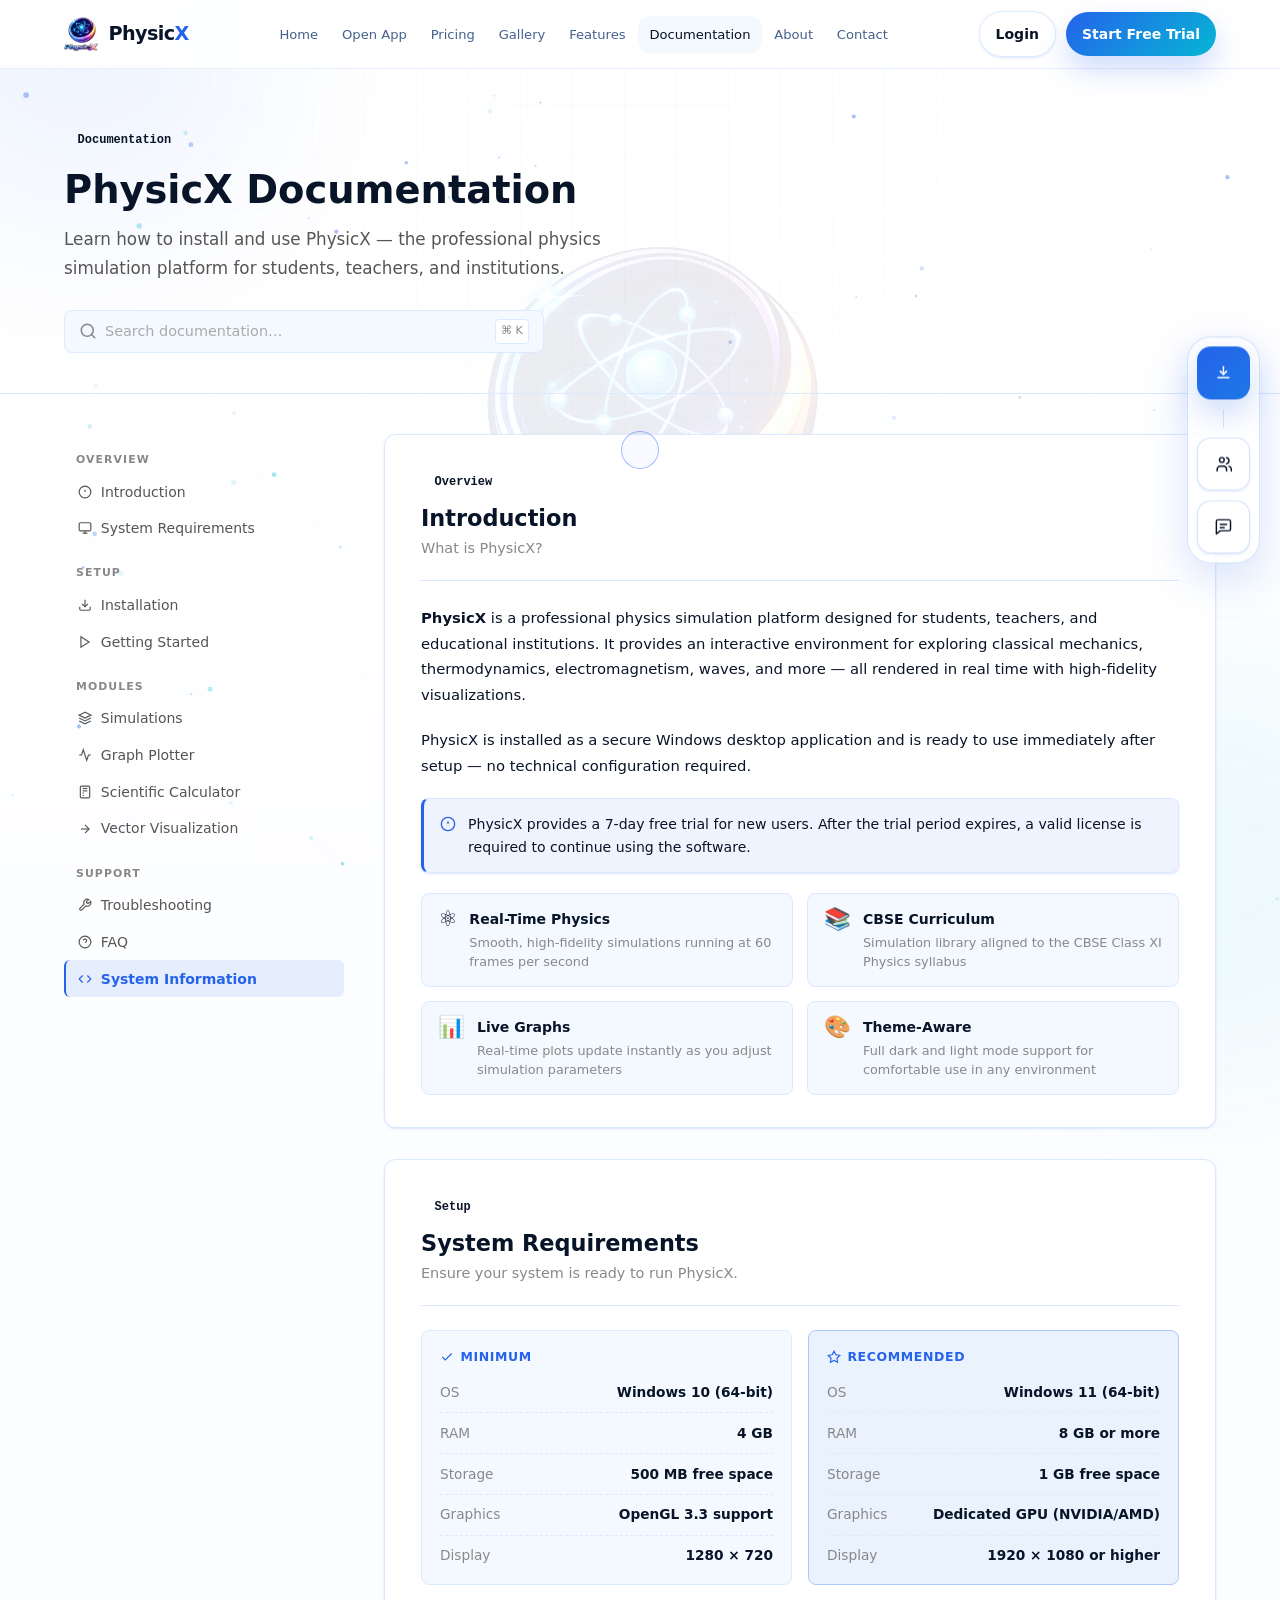
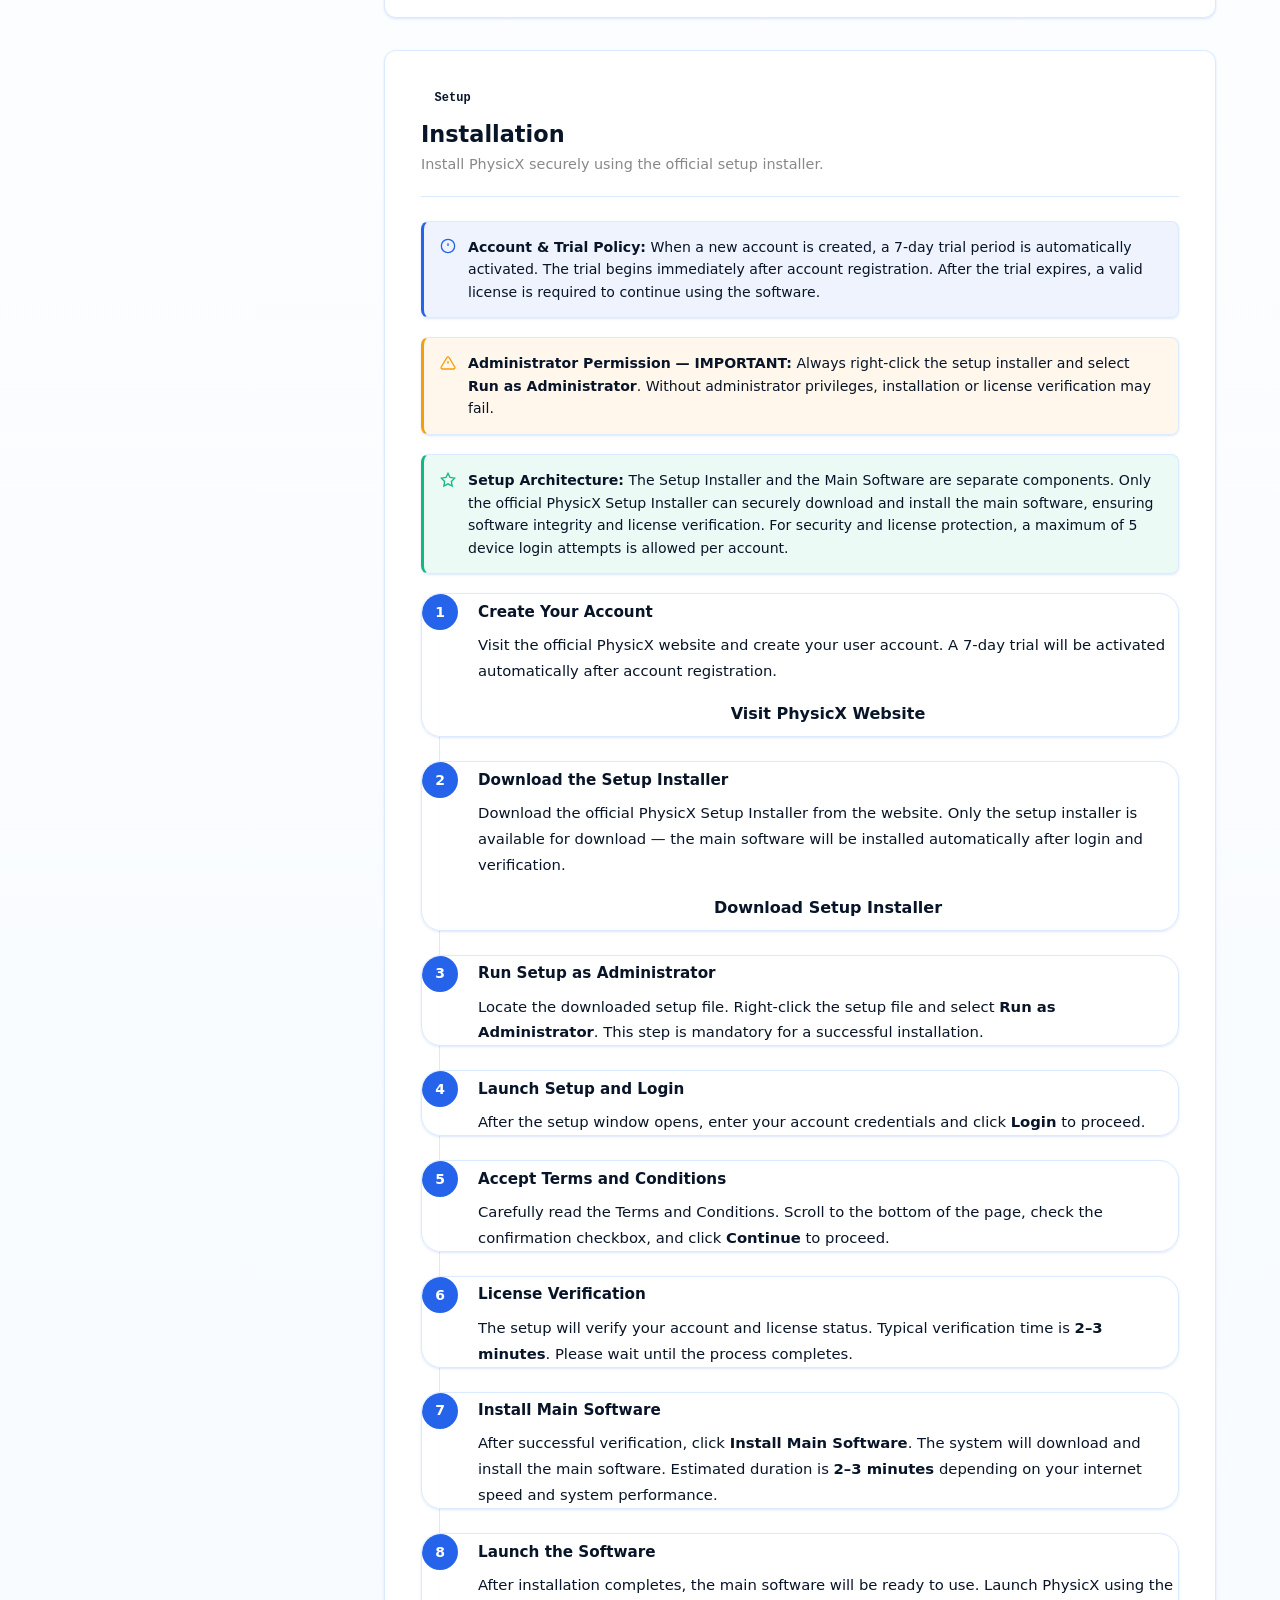
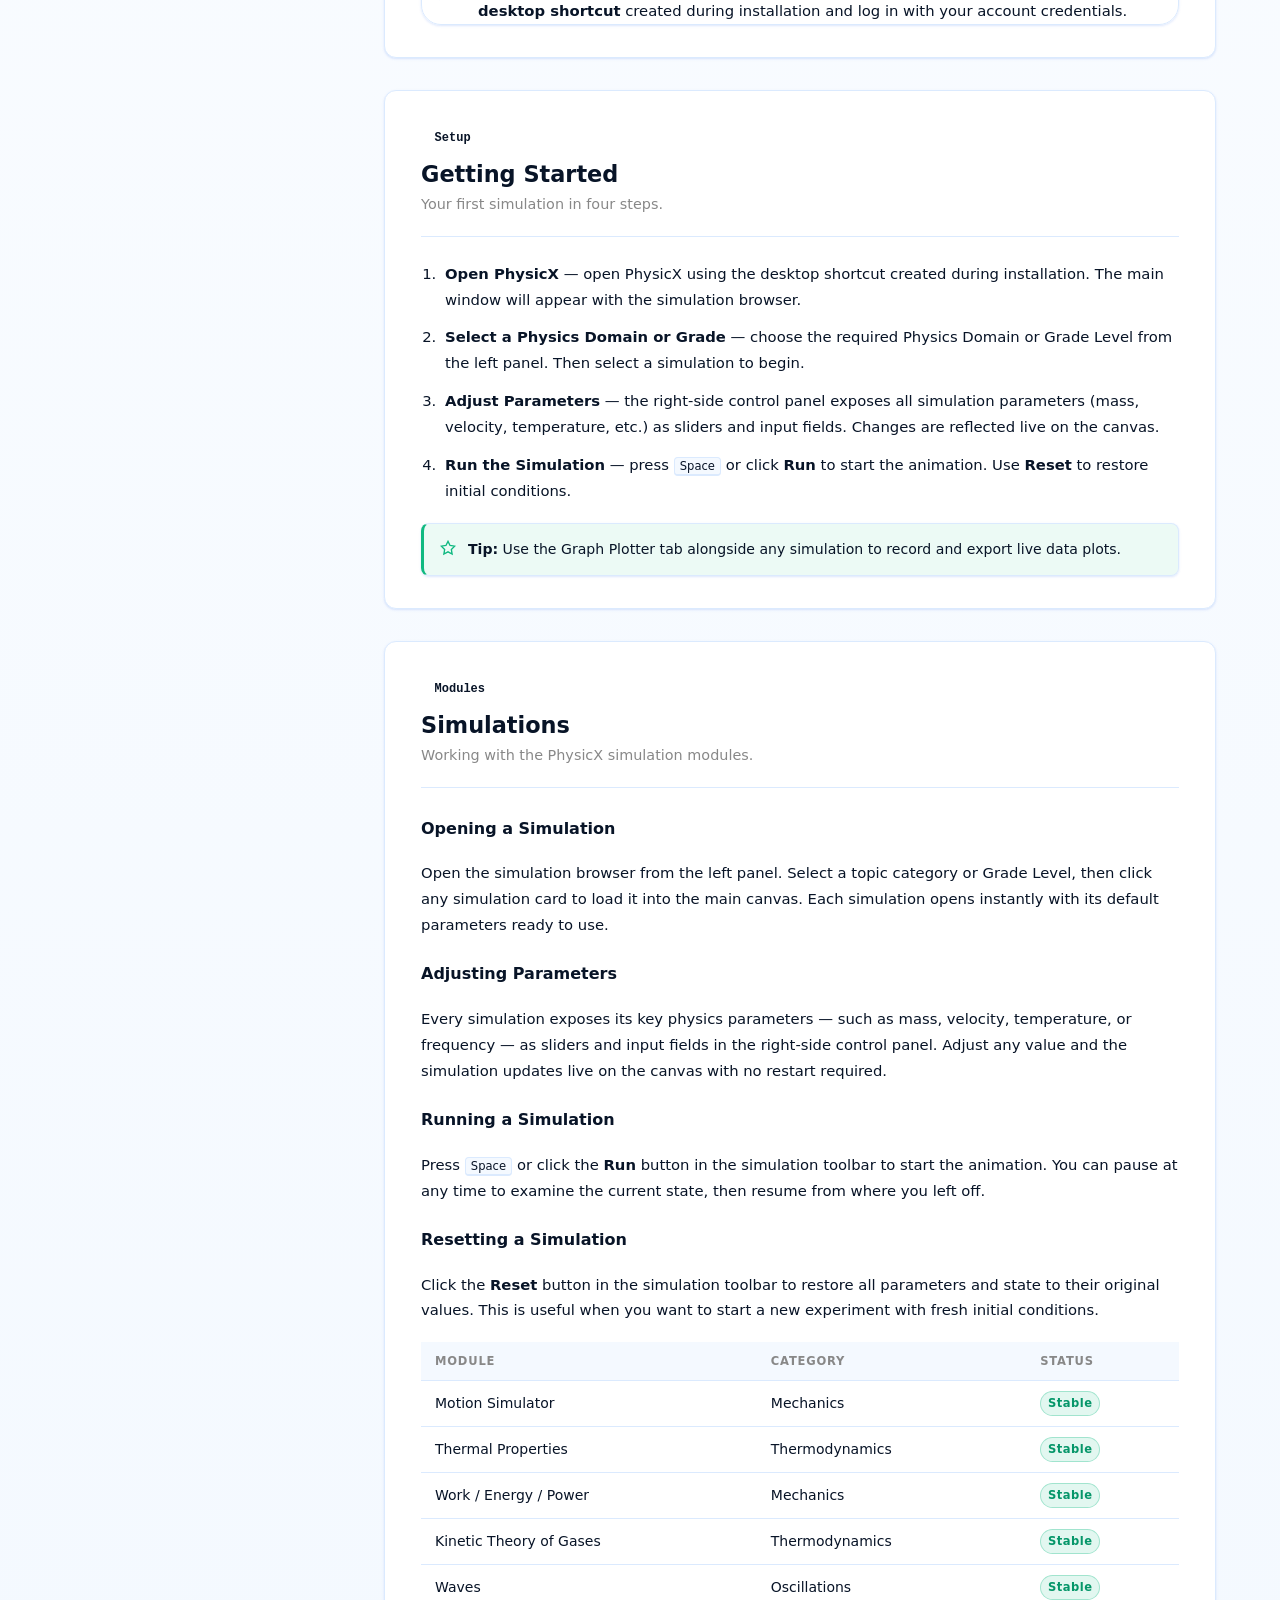
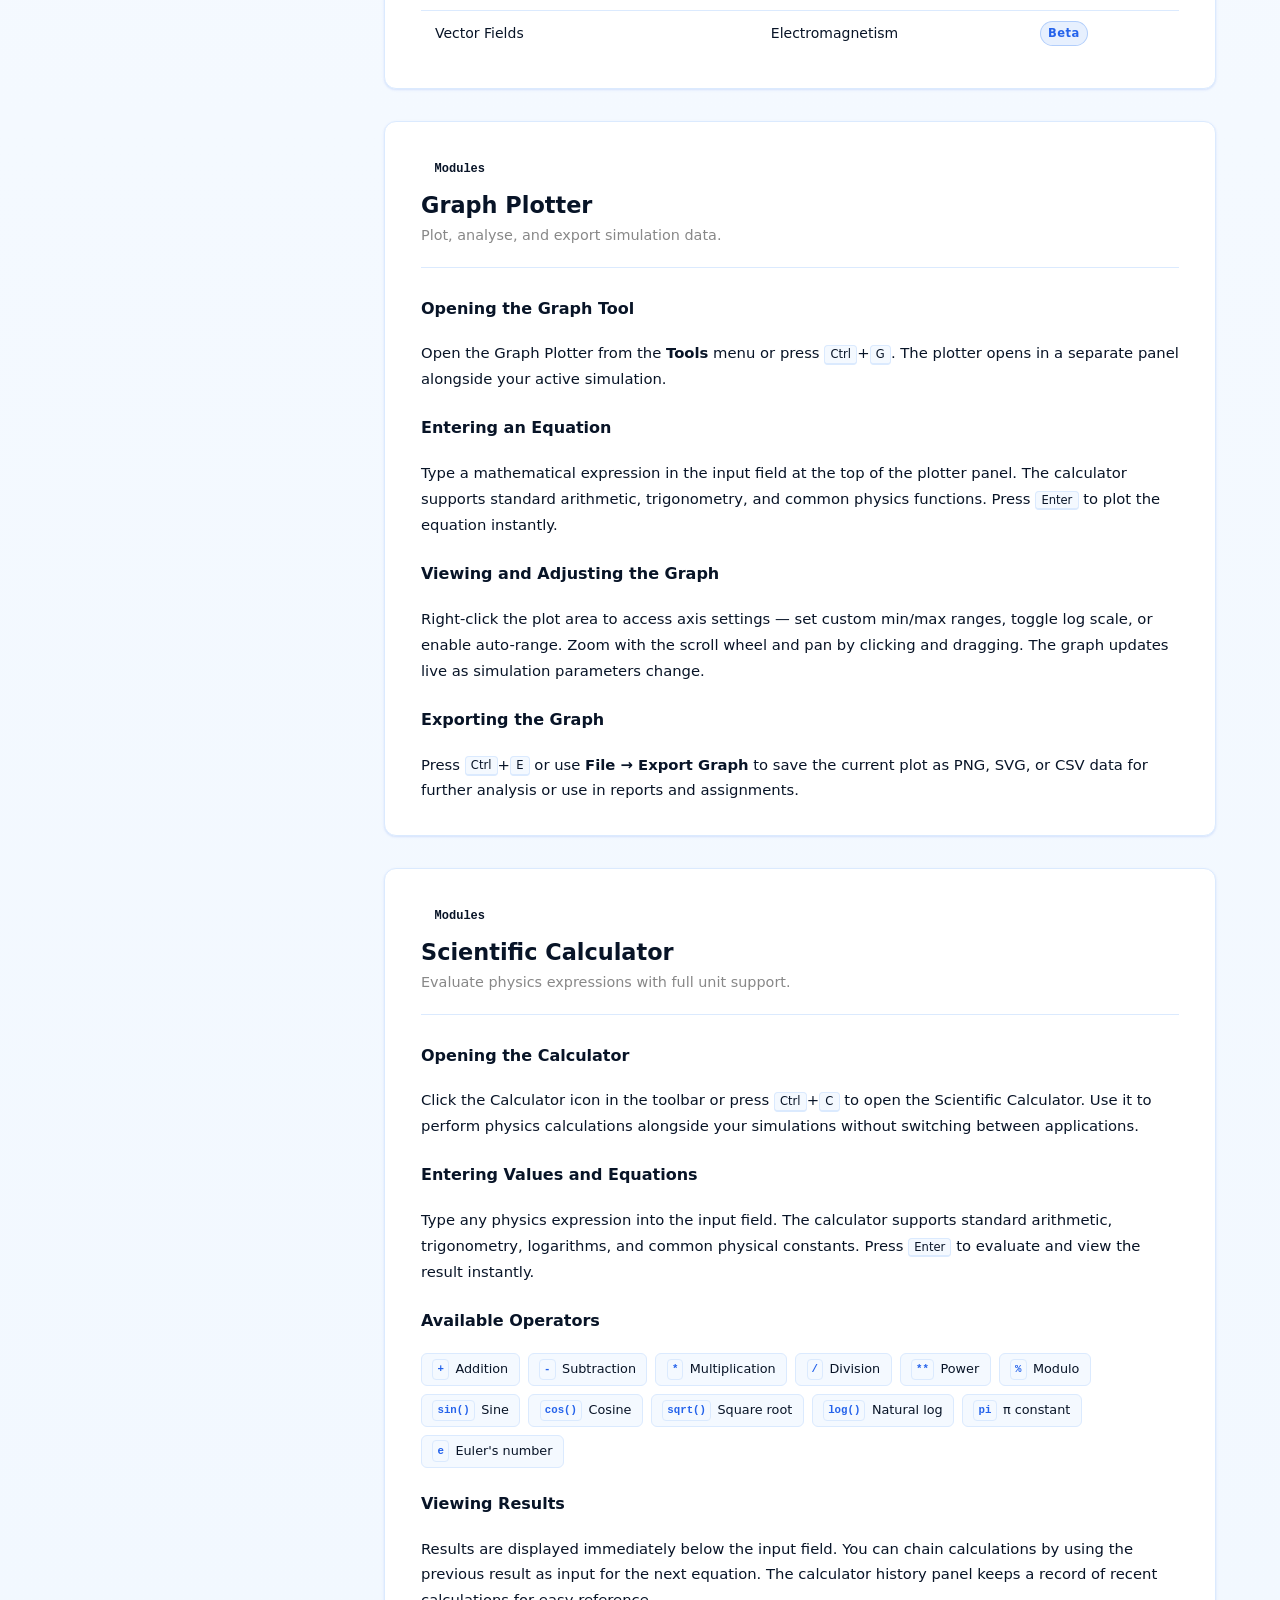
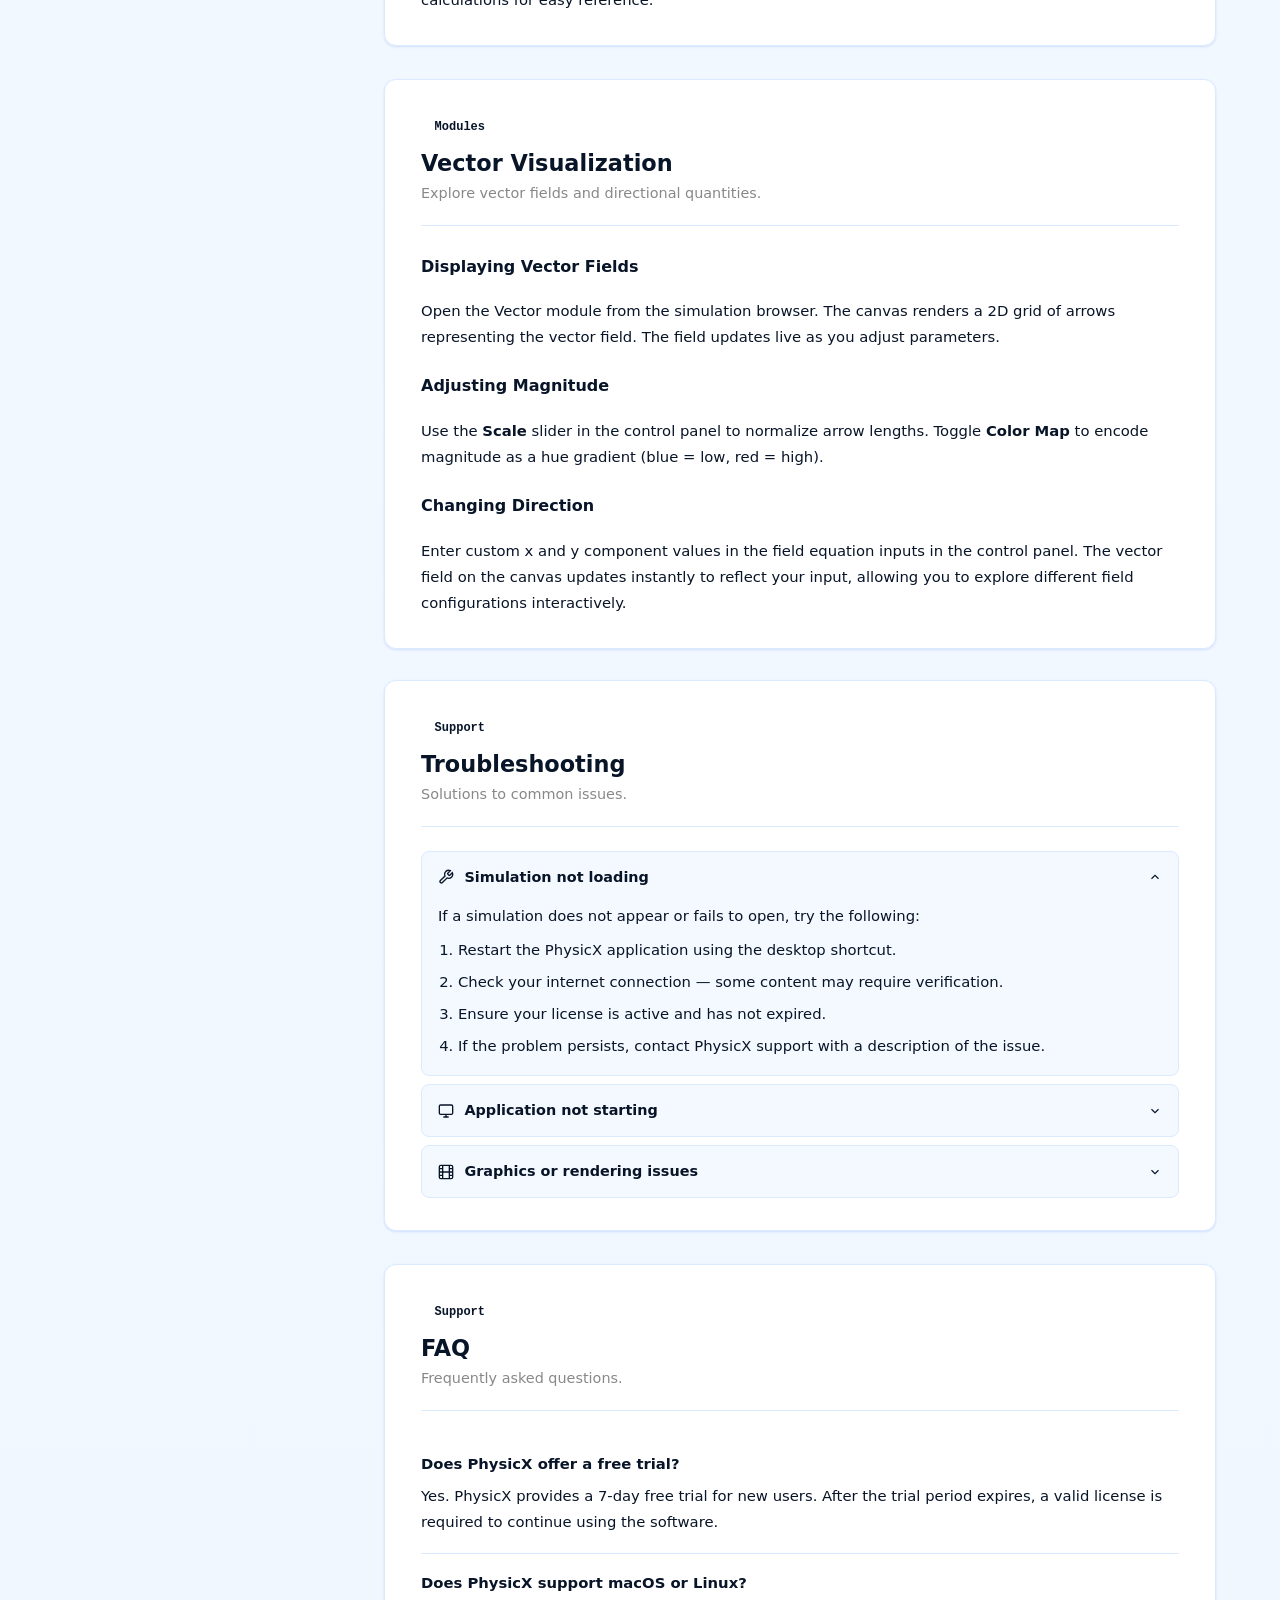
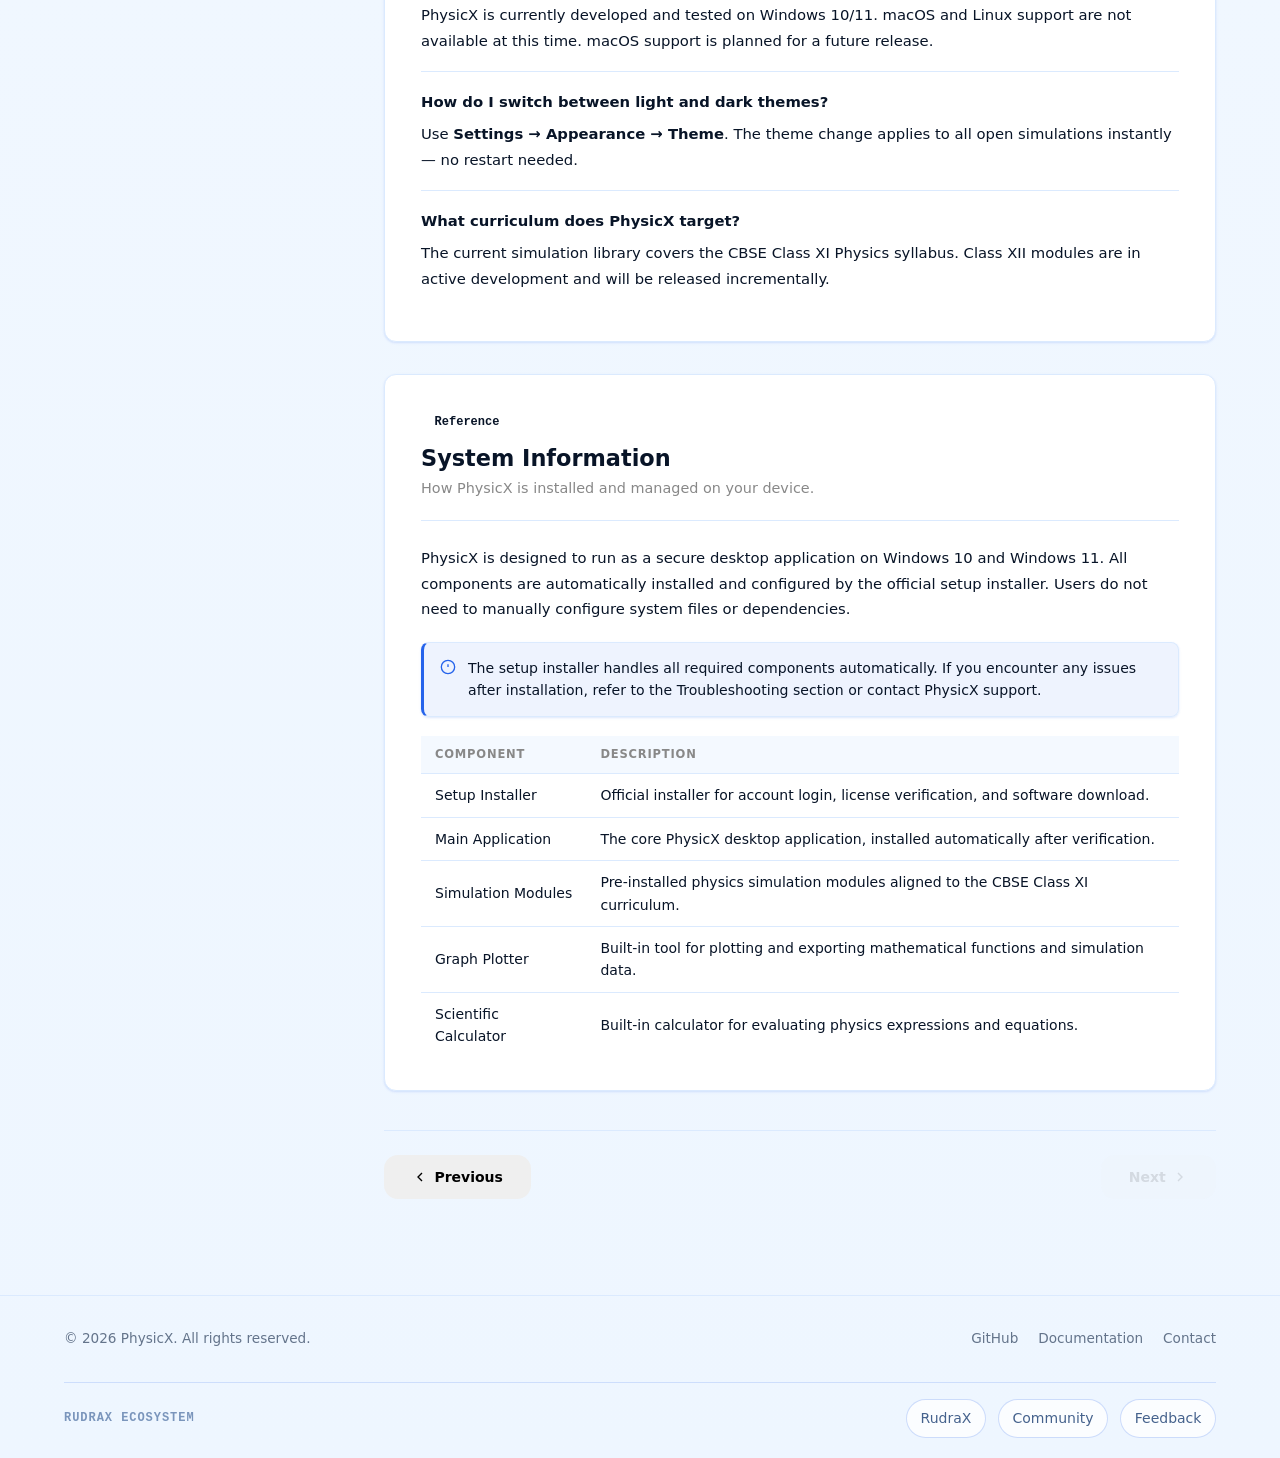
<file: docs/index.html>
<!DOCTYPE html>
<html lang="en">
<head>
  <meta charset="UTF-8" />
  <meta name="viewport" content="width=device-width, initial-scale=1.0" />
  <title>Documentation - PhysicX</title>
  <meta http-equiv="refresh" content="0; url=/docs/documentation.html" />
  <link rel="canonical" href="/docs/documentation.html" />
  <script>
    window.location.replace("/docs/documentation.html");
  </script>
</head>
<body>
  <p>Redirecting to the PhysicX documentation...</p>
</body>
</html>
</file>
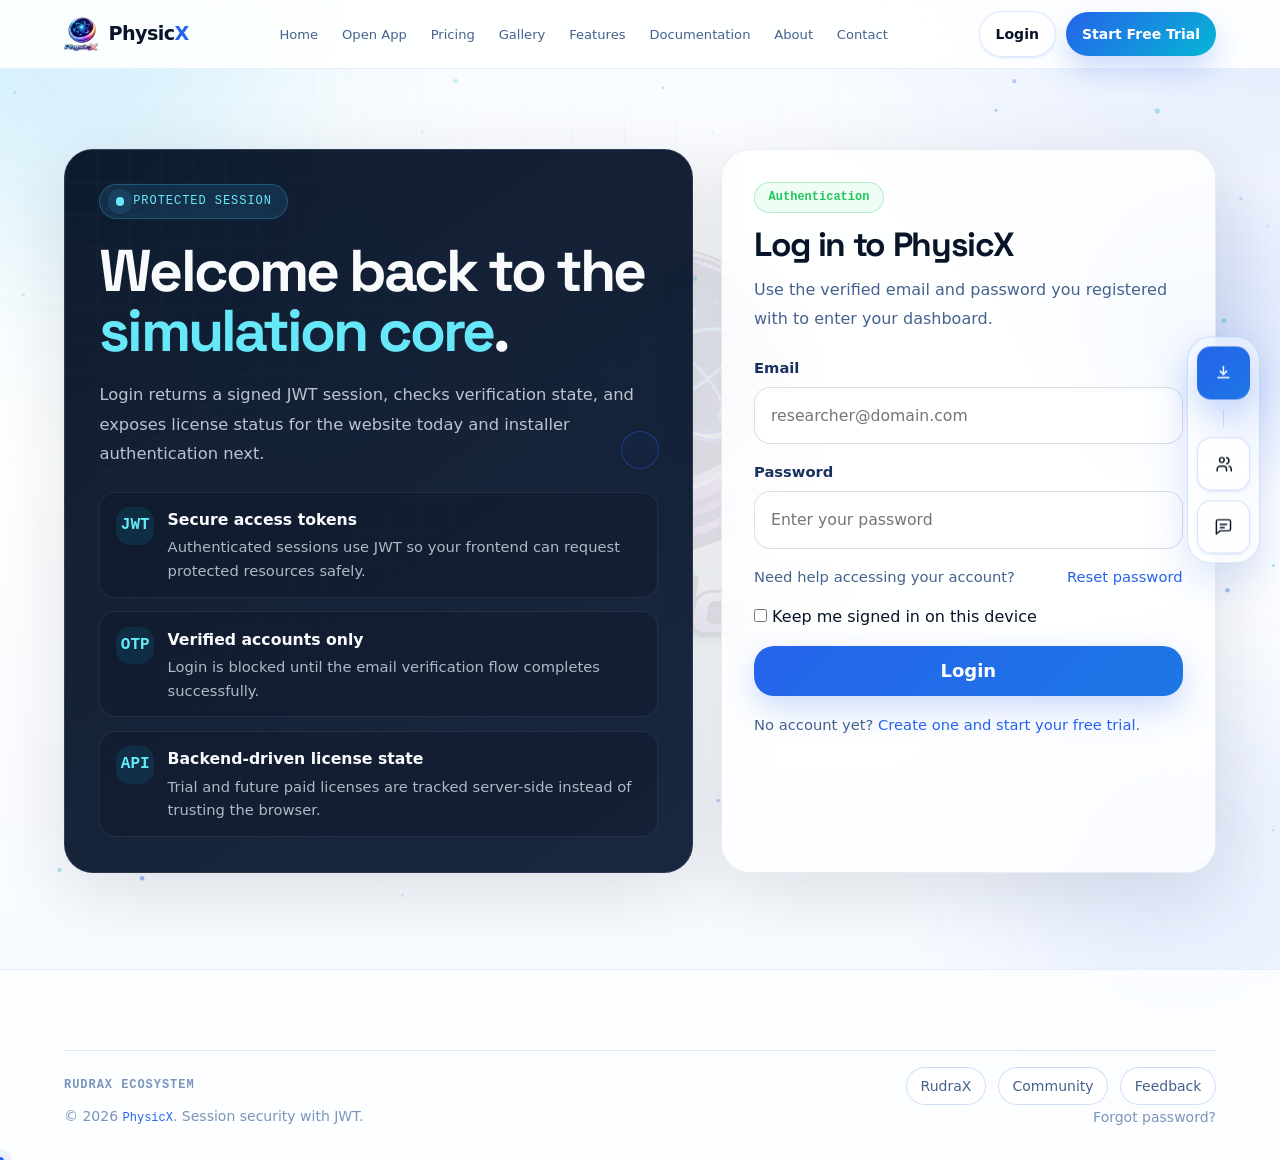
<file: dashboard.html>
<!DOCTYPE html>
<html lang="en">
<head>
  <meta charset="UTF-8" />
  <meta name="viewport" content="width=device-width, initial-scale=1.0" />
  <title>Dashboard - PhysicX</title>
  <meta name="description" content="View your PhysicX account, license status, and trial details." />
  <meta name="robots" content="noindex, nofollow" />
  <link rel="icon" type="image/png" href="assets/icon/logo.png" />
  <link rel="stylesheet" href="shared.css" />
  <link rel="stylesheet" href="auth.css" />
</head>
<body>
  <!-- ═══ UNIVERSAL NAV ═══ -->
<nav class="site-nav" id="site-nav">
  <div class="nav-inner">
    <a href="/index.html" class="nav-logo" aria-label="PhysicX Home">
      <img src="assets/icon/logo.png"       alt="PhysicX Logo"       style="height:34px;">
      <span class="nav-logo-text">Physic<span>X</span></span>
    </a>
    <ul class="nav-links" id="nav-links" role="list">
      <li><a href="/index.html">Home</a></li>
      <li><a href="/pricing.html">Pricing</a></li>
      <li><a href="/gallery/gallery.html">Gallery</a></li>
      <li><a href="/index.html#features">Features</a></li>
      <li><a href="/docs/index.html">Documentation</a></li>
      <li><a href="/about/about.html">About</a></li>
      <li><a href="/contacts/contact.html">Contact</a></li>
      <li><a href="/index.html#download-section" class="nav-download">Download</a></li>
    </ul>
    <button class="nav-hamburger" id="nav-hamburger" aria-label="Open menu" aria-expanded="false">
      <span></span><span></span><span></span>
    </button>
  </div>
</nav>

  <main class="page-shell">
    <section class="dashboard-shell">
      <div class="container">
        <div class="dashboard-hero reveal">
          <div>
            <span class="badge badge-blue">Account center</span>
            <h1>PhysicX dashboard</h1>
            <p>
              This dashboard reflects backend-authenticated account state, live trial metadata, and the same identity model intended for future installer sign-in.
            </p>
          </div>
          <div class="dashboard-actions">
            <a href="/app/" class="btn btn-primary">Open PhysicX App</a>
            <a href="/login.html" data-download-latest class="btn btn-secondary">Download latest release</a>
            <a href="/pricing.html" class="btn btn-secondary">Upgrade license</a>
            <a href="/docs/index.html" class="btn btn-secondary">Read docs</a>
            <button type="button" class="btn btn-primary" data-auth-logout>Logout</button>
          </div>
        </div>

        <div class="dashboard-grid">
          <div class="dashboard-stack">
            <article class="dashboard-panel reveal reveal-delay-1">
              <div class="dashboard-profile">
                <div id="dashboard-avatar" class="dashboard-avatar">PX</div>
                <div>
                  <div class="dashboard-subtle">Authenticated account</div>
                  <div id="dashboard-email" class="dashboard-email">Loading...</div>
                </div>
              </div>

              <div id="dashboard-license-message" class="status-message status-info show" style="margin-top:1rem;">
                Loading current license state...
              </div>

              <div class="dashboard-stat-grid">
                <div class="dashboard-stat">
                  <label>License Type</label>
                  <strong id="dashboard-license-type">Loading...</strong>
                </div>
                <div class="dashboard-stat">
                  <label>Status</label>
                  <strong id="dashboard-license-status">Checking...</strong>
                </div>
                <div class="dashboard-stat">
                  <label>Days Remaining</label>
                  <strong id="dashboard-days-remaining">Calculating...</strong>
                </div>
                <div class="dashboard-stat">
                  <label>Expiry Date</label>
                  <strong id="dashboard-expiry">Loading...</strong>
                </div>
              </div>

              <div
                id="dashboard-device-warning"
                class="status-message status-warning"
                style="display:none; margin-top:1rem;"
              ></div>
            </article>

            <article class="dashboard-panel reveal reveal-delay-2">
              <div class="dashboard-subtle">Trial progress</div>
              <div class="dashboard-license-bar" aria-hidden="true">
                <div id="dashboard-license-fill" class="dashboard-license-fill"></div>
              </div>
              <div class="dashboard-checklist" style="margin-top:1rem;">
                <div class="dashboard-checklist-item">Email verification passed and account is ready for protected API calls.</div>
                <div class="dashboard-checklist-item">JWT login session is active for dashboard and future installer authentication.</div>
                <div class="dashboard-checklist-item">License tracking is server-side so trial logic stays trustworthy across devices.</div>
              </div>
            </article>
          </div>

          <aside class="dashboard-stack">
            <article class="dashboard-panel reveal reveal-delay-1">
              <div class="dashboard-subtle">Validation state</div>
              <div class="dashboard-stat-grid" style="margin-top:1rem;">
                <div class="dashboard-stat">
                  <label>Email Verification</label>
                  <strong id="dashboard-verification">Checking...</strong>
                </div>
                <div class="dashboard-stat">
                  <label>Desktop Readiness</label>
                  <strong id="dashboard-sync-state">Syncing...</strong>
                </div>
                <div class="dashboard-stat">
                  <label>Current Device</label>
                  <strong id="dashboard-current-device">Loading...</strong>
                </div>
                <div class="dashboard-stat">
                  <label>Device Changes Used</label>
                  <strong id="dashboard-device-changes-used">Loading...</strong>
                </div>
                <div class="dashboard-stat">
                  <label>Remaining Changes</label>
                  <strong id="dashboard-remaining-device-changes">Loading...</strong>
                </div>
              </div>
            </article>

            <article class="dashboard-panel reveal reveal-delay-2">
              <div class="dashboard-subtle">What this account now supports</div>
              <div class="dashboard-checklist" style="margin-top:1rem;">
                <div class="dashboard-checklist-item">Trial enforcement for the current web onboarding flow.</div>
                <div class="dashboard-checklist-item">Protected login for the upcoming PhysicX desktop installer.</div>
                <div class="dashboard-checklist-item">Paid monthly and yearly upgrades now activate through Razorpay-backed checkout.</div>
              </div>
            </article>
          </aside>
        </div>
      </div>
    </section>
  </main>

  <footer class="site-footer">
    <div class="container">
      <div class="footer-bottom" style="border-top:none; padding-top:0;">
        <span>&copy; 2026 <span class="mono">PhysicX</span>. Server-tracked access control.</span>
        <span><a href="/index.html#download-section" style="text-decoration:none;">Download desktop build</a></span>
      </div>
    </div>
  </footer>

  <script src="js/config.js"></script>
  <script src="js/auth.js"></script>
  <script src="js/download.js"></script>
  <script src="js/dashboard.js"></script>
  <script src="js/nav.js"></script>
</body>
</html>
</file>
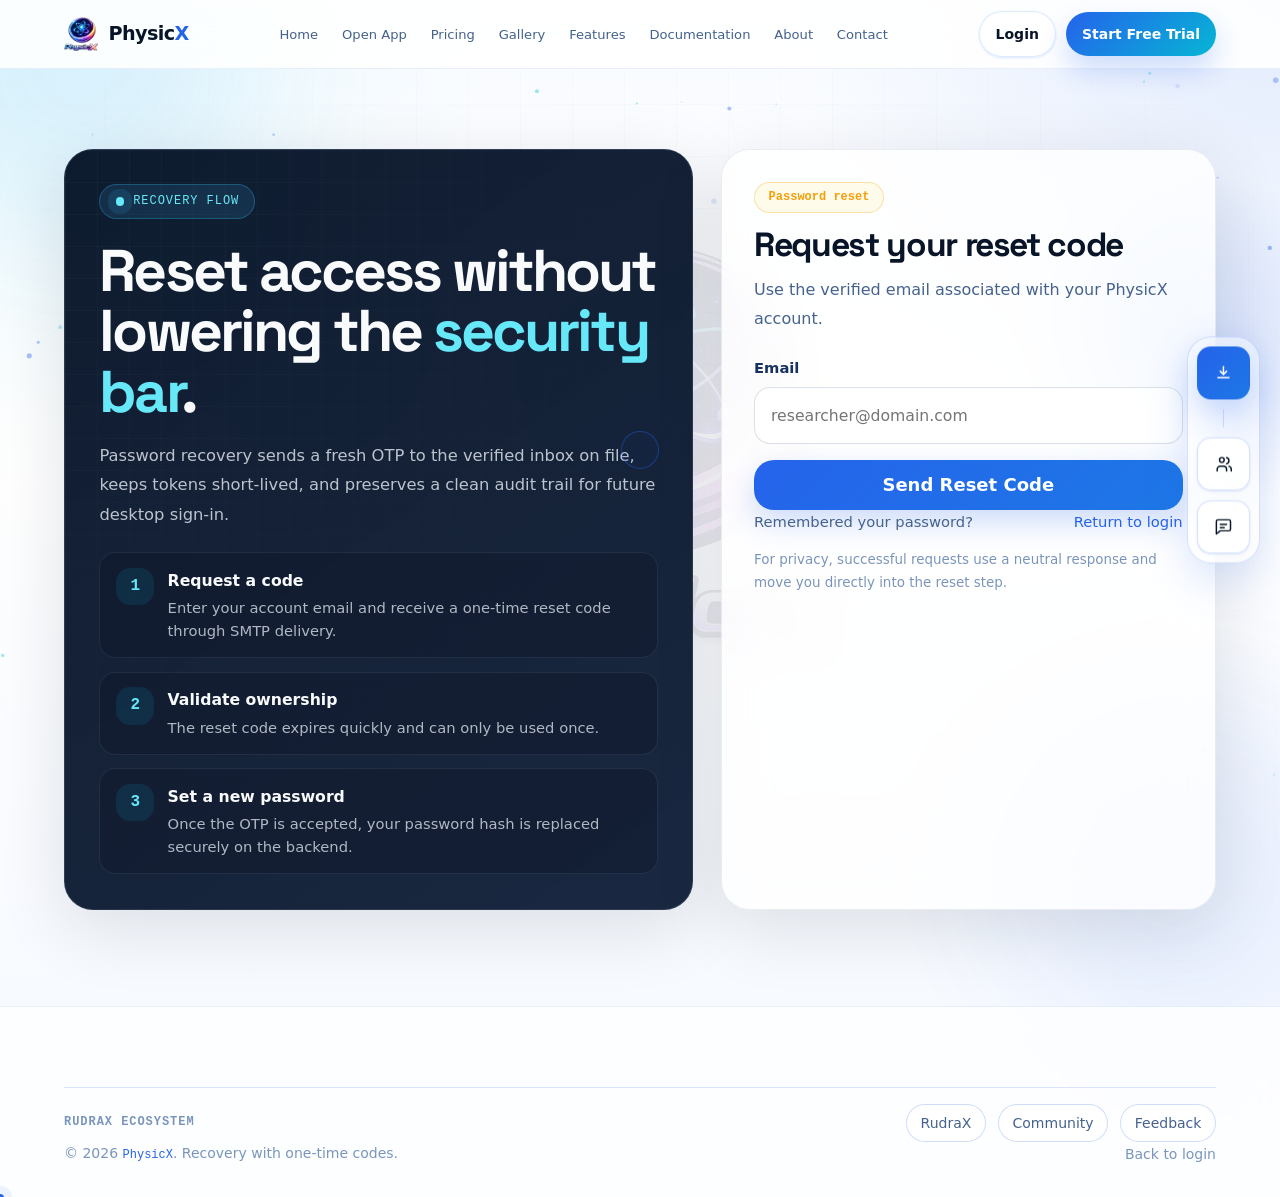
<file: forgot-password.html>
<!DOCTYPE html>
<html lang="en">
<head>
  <meta charset="UTF-8" />
  <meta name="viewport" content="width=device-width, initial-scale=1.0" />
  <title>Forgot Password - PhysicX</title>
  <meta name="description" content="Request a reset OTP for your PhysicX account and securely restore access." />
  <meta name="robots" content="noindex, nofollow" />
  <link rel="icon" type="image/png" href="assets/icon/logo.png" />
  <link rel="stylesheet" href="shared.css" />
  <link rel="stylesheet" href="auth.css" />
</head>
<body>
  <!-- ═══ UNIVERSAL NAV ═══ -->
<nav class="site-nav" id="site-nav">
  <div class="nav-inner">
    <a href="/index.html" class="nav-logo" aria-label="PhysicX Home">
      <img src="assets/icon/logo.png"       alt="PhysicX Logo"       style="height:34px;">
      <span class="nav-logo-text">Physic<span>X</span></span>
    </a>
    <ul class="nav-links" id="nav-links" role="list">
      <li><a href="/index.html">Home</a></li>
      <li><a href="/pricing.html">Pricing</a></li>
      <li><a href="/gallery/gallery.html">Gallery</a></li>
      <li><a href="/index.html#features">Features</a></li>
      <li><a href="/docs/index.html">Documentation</a></li>
      <li><a href="/about/about.html">About</a></li>
      <li><a href="/contacts/contact.html">Contact</a></li>
      <li><a href="/index.html#download-section" class="nav-download">Download</a></li>
    </ul>
    <button class="nav-hamburger" id="nav-hamburger" aria-label="Open menu" aria-expanded="false">
      <span></span><span></span><span></span>
    </button>
  </div>
</nav>

  <main class="page-shell">
    <section class="auth-hero">
      <div class="container auth-shell">
        <article class="auth-showcase reveal">
          <span class="page-badge">Recovery flow</span>
          <h1 class="page-title">Reset access without lowering the <span class="accent">security bar</span>.</h1>
          <p class="page-subtitle">
            Password recovery sends a fresh OTP to the verified inbox on file, keeps tokens short-lived, and preserves a clean audit trail for future desktop sign-in.
          </p>

          <div class="auth-list">
            <div class="auth-list-item">
              <div class="auth-list-icon">1</div>
              <div class="auth-list-copy">
                <strong>Request a code</strong>
                <span>Enter your account email and receive a one-time reset code through SMTP delivery.</span>
              </div>
            </div>
            <div class="auth-list-item">
              <div class="auth-list-icon">2</div>
              <div class="auth-list-copy">
                <strong>Validate ownership</strong>
                <span>The reset code expires quickly and can only be used once.</span>
              </div>
            </div>
            <div class="auth-list-item">
              <div class="auth-list-icon">3</div>
              <div class="auth-list-copy">
                <strong>Set a new password</strong>
                <span>Once the OTP is accepted, your password hash is replaced securely on the backend.</span>
              </div>
            </div>
          </div>
        </article>

        <article class="auth-card-panel reveal reveal-delay-1">
          <div class="auth-card-head">
            <span class="badge badge-amber">Password reset</span>
            <h2 class="auth-card-title">Request your reset code</h2>
            <p class="auth-card-copy">
              Use the verified email associated with your PhysicX account.
            </p>
          </div>

          <form id="forgot-password-form" class="auth-form" novalidate>
            <div class="field">
              <label for="forgot-password-email">Email</label>
              <input id="forgot-password-email" name="email" type="email" autocomplete="email" placeholder="researcher@domain.com" required />
            </div>

            <div id="forgot-password-message" class="status-message" aria-live="polite"></div>

            <button type="submit" class="btn btn-primary btn-lg auth-submit">Send Reset Code</button>
          </form>

          <div class="auth-inline">
            <span>Remembered your password?</span>
            <a href="/login.html">Return to login</a>
          </div>
          <p class="auth-note">
            For privacy, successful requests use a neutral response and move you directly into the reset step.
          </p>
        </article>
      </div>
    </section>
  </main>

  <footer class="site-footer">
    <div class="container">
      <div class="footer-bottom" style="border-top:none; padding-top:0;">
        <span>&copy; 2026 <span class="mono">PhysicX</span>. Recovery with one-time codes.</span>
        <span><a href="/login.html" style="text-decoration:none;">Back to login</a></span>
      </div>
    </div>
  </footer>

  <script src="js/config.js"></script>
  <script src="js/auth.js"></script>
  <script src="js/nav.js"></script>
</body>
</html>
</file>
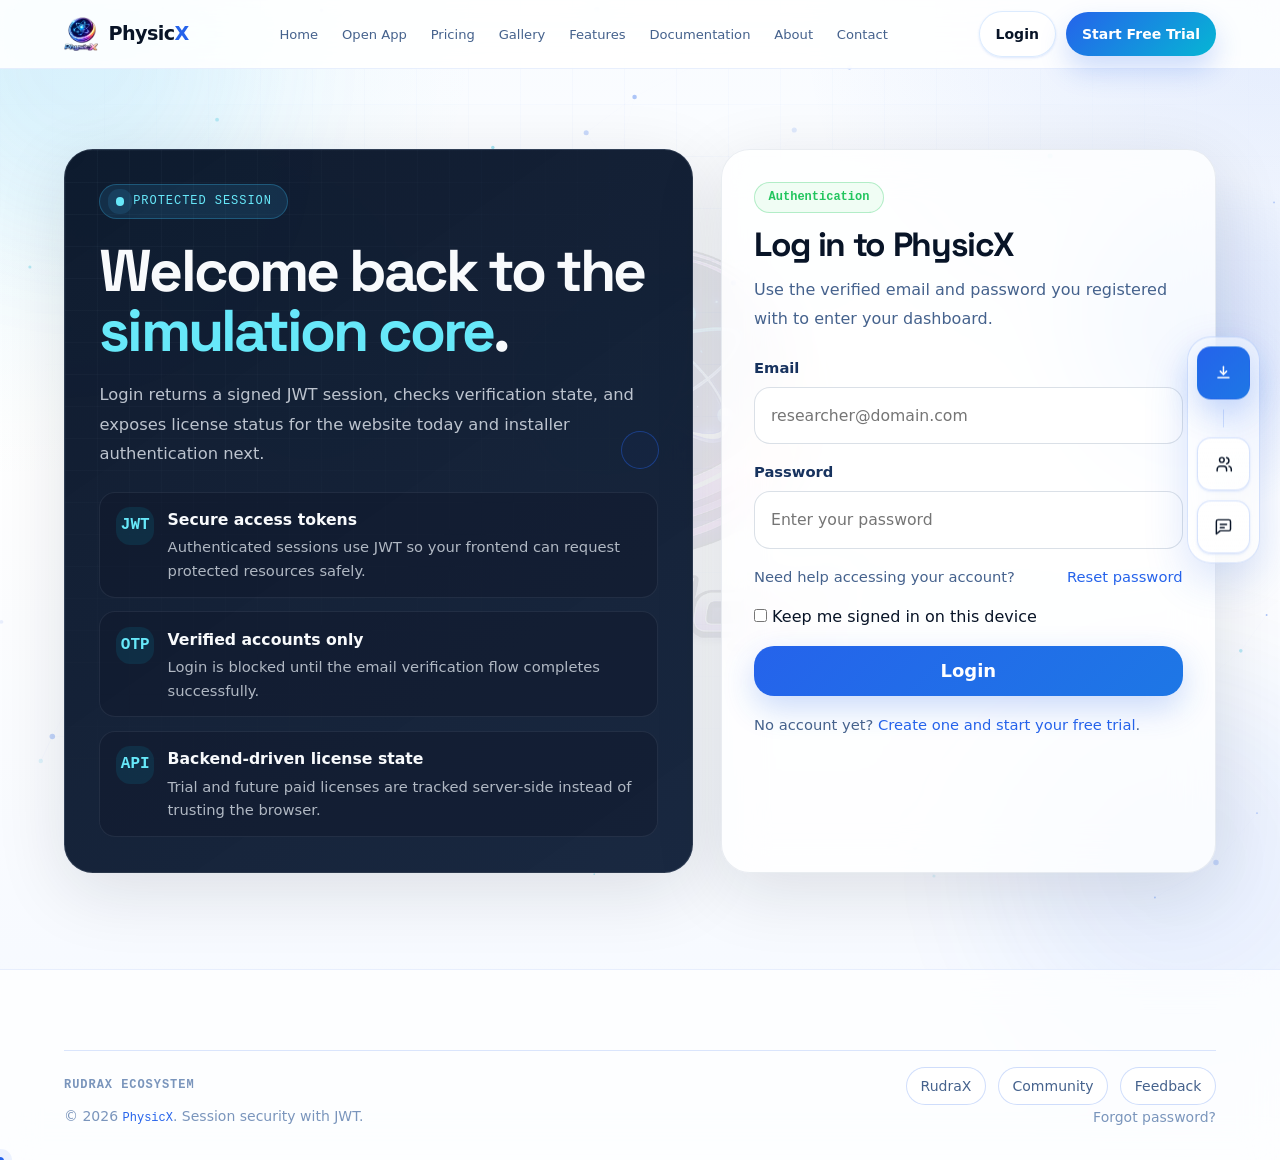
<file: login.html>
<!DOCTYPE html>
<html lang="en">
<head>
  <meta charset="UTF-8" />
  <meta name="viewport" content="width=device-width, initial-scale=1.0" />
  <title>Login - PhysicX</title>
  <meta name="description" content="Securely log in to PhysicX and access your account dashboard and license status." />
  <meta name="robots" content="noindex, nofollow" />
  <link rel="icon" type="image/png" href="assets/icon/logo.png" />
  <link rel="stylesheet" href="shared.css" />
  <link rel="stylesheet" href="auth.css" />
</head>
<body>
  <!-- ═══ UNIVERSAL NAV ═══ -->
<nav class="site-nav" id="site-nav">
  <div class="nav-inner">
    <a href="/index.html" class="nav-logo" aria-label="PhysicX Home">
      <img src="assets/icon/logo.png"       alt="PhysicX Logo"       style="height:34px;">
      <span class="nav-logo-text">Physic<span>X</span></span>
    </a>
    <ul class="nav-links" id="nav-links" role="list">
      <li><a href="/index.html">Home</a></li>
      <li><a href="/pricing.html">Pricing</a></li>
      <li><a href="/gallery/gallery.html">Gallery</a></li>
      <li><a href="/index.html#features">Features</a></li>
      <li><a href="/docs/index.html">Documentation</a></li>
      <li><a href="/about/about.html">About</a></li>
      <li><a href="/contacts/contact.html">Contact</a></li>
      <li><a href="/index.html#download-section" class="nav-download">Download</a></li>
    </ul>
    <button class="nav-hamburger" id="nav-hamburger" aria-label="Open menu" aria-expanded="false">
      <span></span><span></span><span></span>
    </button>
  </div>
</nav>

  <main class="page-shell">
    <section class="auth-hero">
      <div class="container auth-shell">
        <article class="auth-showcase reveal">
          <span class="page-badge">Protected session</span>
          <h1 class="page-title">Welcome back to the <span class="accent">simulation core</span>.</h1>
          <p class="page-subtitle">
            Login returns a signed JWT session, checks verification state, and exposes license status for the website today and installer authentication next.
          </p>

          <div class="auth-list">
            <div class="auth-list-item">
              <div class="auth-list-icon">JWT</div>
              <div class="auth-list-copy">
                <strong>Secure access tokens</strong>
                <span>Authenticated sessions use JWT so your frontend can request protected resources safely.</span>
              </div>
            </div>
            <div class="auth-list-item">
              <div class="auth-list-icon">OTP</div>
              <div class="auth-list-copy">
                <strong>Verified accounts only</strong>
                <span>Login is blocked until the email verification flow completes successfully.</span>
              </div>
            </div>
            <div class="auth-list-item">
              <div class="auth-list-icon">API</div>
              <div class="auth-list-copy">
                <strong>Backend-driven license state</strong>
                <span>Trial and future paid licenses are tracked server-side instead of trusting the browser.</span>
              </div>
            </div>
          </div>
        </article>

        <article class="auth-card-panel reveal reveal-delay-1">
          <div class="auth-card-head">
            <span class="badge badge-green">Authentication</span>
            <h2 class="auth-card-title">Log in to PhysicX</h2>
            <p class="auth-card-copy">
              Use the verified email and password you registered with to enter your dashboard.
            </p>
          </div>

          <form id="login-form" class="auth-form" novalidate>
            <div class="field">
              <label for="login-email">Email</label>
              <input id="login-email" name="email" type="email" autocomplete="email" placeholder="researcher@domain.com" required />
            </div>

            <div class="field">
              <label for="login-password">Password</label>
              <input id="login-password" name="password" type="password" autocomplete="current-password" placeholder="Enter your password" required />
            </div>

            <div class="auth-inline">
              <span>Need help accessing your account?</span>
              <a href="/forgot-password.html">Reset password</a>
            </div>

            <div id="login-message" class="status-message" aria-live="polite"></div>

            <label><input type="checkbox" name="remember" /> Keep me signed in on this device</label>

            <button type="submit" class="btn btn-primary btn-lg auth-submit">Login</button>
          </form>

          <p class="auth-footer-copy">
            No account yet? <a href="/register.html">Create one and start your free trial</a>.
          </p>
        </article>
      </div>
    </section>
  </main>

  <footer class="site-footer">
    <div class="container">
      <div class="footer-bottom" style="border-top:none; padding-top:0;">
        <span>&copy; 2026 <span class="mono">PhysicX</span>. Session security with JWT.</span>
        <span><a href="/forgot-password.html" style="text-decoration:none;">Forgot password?</a></span>
      </div>
    </div>
  </footer>

  <script src="js/config.js"></script>
  <script src="js/auth.js"></script>
  <script src="js/nav.js"></script>
</body>
</html>
</file>
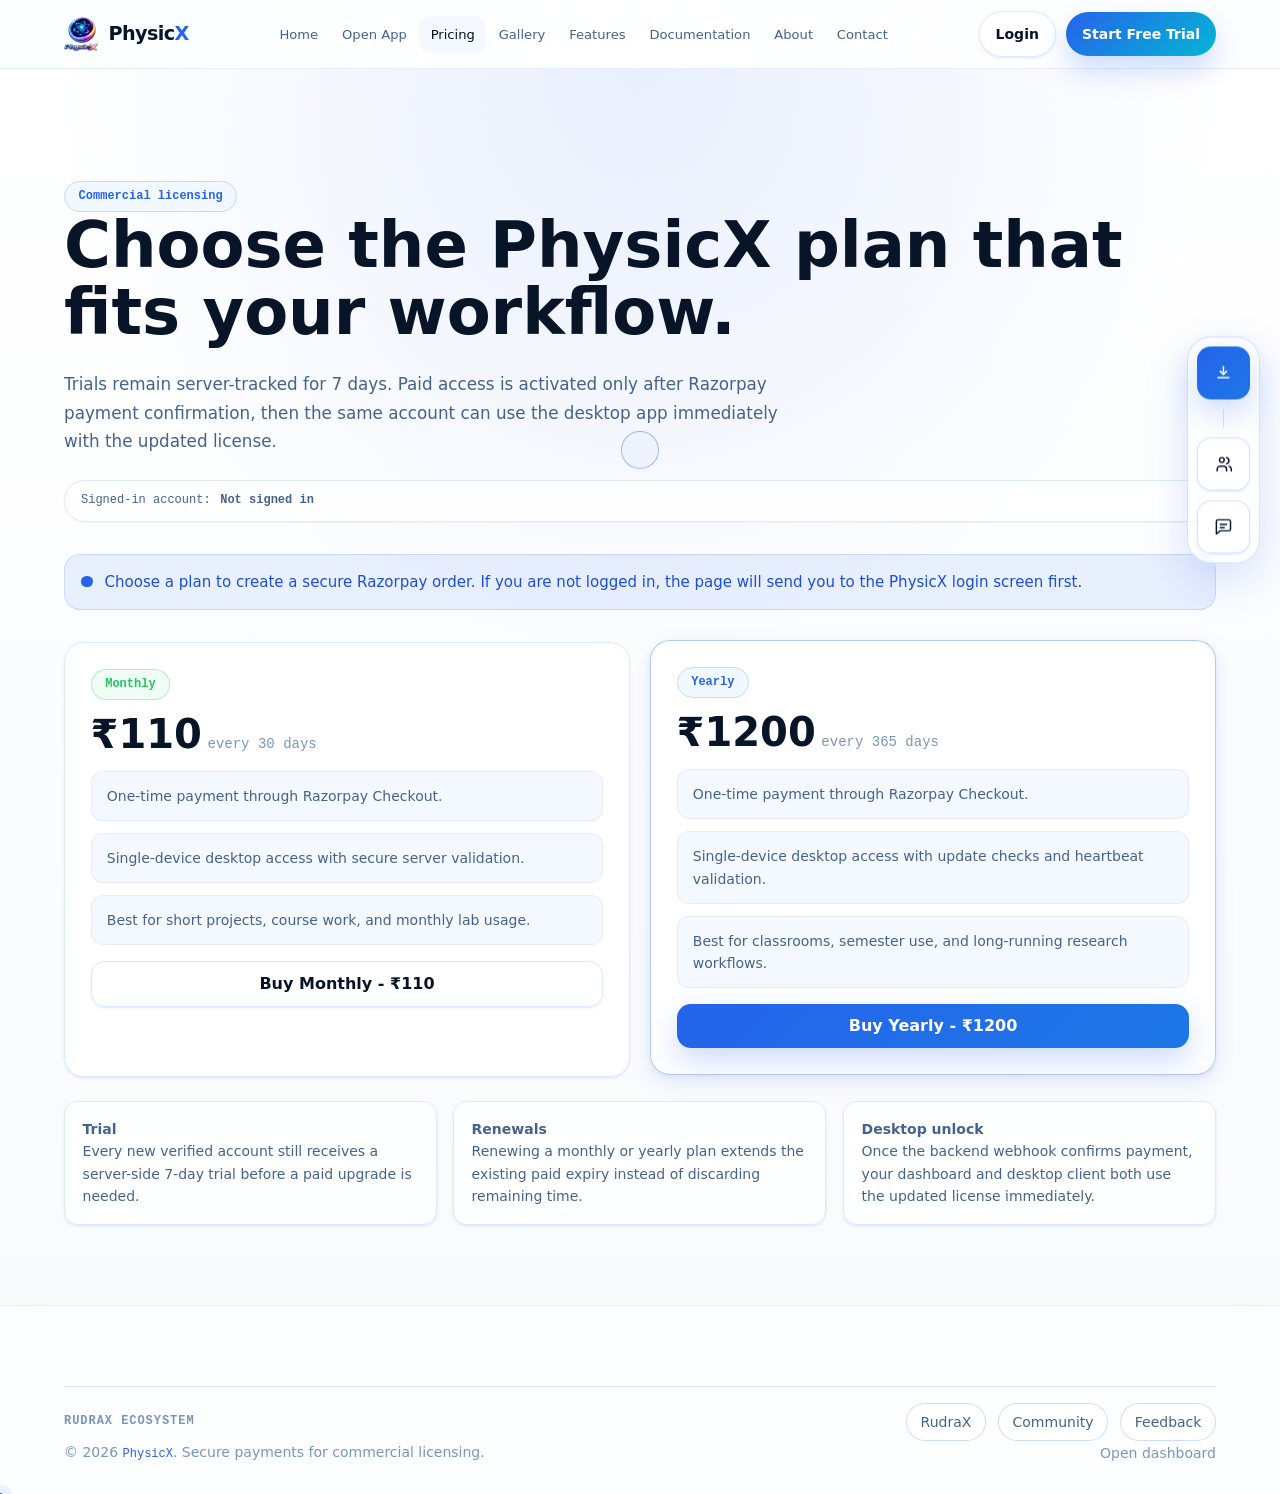
<file: pricing.html>
<!DOCTYPE html>
<html lang="en">
<head>
  <meta charset="UTF-8" />
  <meta name="viewport" content="width=device-width, initial-scale=1.0" />
  <title>Pricing - PhysicX</title>
  <meta name="description" content="Choose a PhysicX paid license plan and complete payment securely with Razorpay." />
  <link rel="icon" type="image/png" href="assets/icon/logo.png" />
  <link rel="stylesheet" href="shared.css" />
  <link rel="stylesheet" href="auth.css" />
  <style>
    .pricing-shell {
      padding: 7rem 0 5rem;
      background:
        radial-gradient(circle at top, rgba(37, 99, 235, 0.10), transparent 42%),
        linear-gradient(180deg, #ffffff 0%, #f8fafc 100%);
    }
    .pricing-hero {
      display: grid;
      gap: 1.5rem;
      margin-bottom: 2rem;
      align-items: end;
    }
    .pricing-hero h1 {
      margin: 0;
      font-size: clamp(2.3rem, 5vw, 4rem);
      line-height: 1.05;
    }
    .pricing-hero p {
      margin: 0;
      max-width: 720px;
      color: var(--clr-text-3);
      font-size: 1.05rem;
      line-height: 1.7;
    }
    .pricing-account {
      display: inline-flex;
      gap: 0.6rem;
      align-items: center;
      padding: 0.65rem 1rem;
      border: 1px solid var(--clr-border);
      border-radius: 999px;
      background: rgba(255, 255, 255, 0.85);
      box-shadow: var(--shadow-xs);
      color: var(--clr-text-3);
      font-family: var(--font-mono);
      font-size: var(--text-xs);
    }
    .pricing-grid {
      display: grid;
      grid-template-columns: repeat(auto-fit, minmax(280px, 1fr));
      gap: 1.25rem;
      margin-top: 2rem;
    }
    .pricing-card {
      display: flex;
      flex-direction: column;
      gap: 1rem;
      padding: 1.6rem;
      background: rgba(255, 255, 255, 0.92);
      border: 1px solid var(--clr-border);
      border-radius: var(--radius-xl);
      box-shadow: var(--shadow-sm);
    }
    .pricing-card.featured {
      border-color: rgba(37, 99, 235, 0.35);
      box-shadow: var(--shadow-md);
      transform: translateY(-2px);
    }
    .pricing-price {
      display: flex;
      align-items: baseline;
      gap: 0.35rem;
    }
    .pricing-price strong {
      font-size: 2.5rem;
      line-height: 1;
    }
    .pricing-price span {
      color: var(--clr-text-4);
      font-family: var(--font-mono);
      font-size: var(--text-sm);
    }
    .pricing-points {
      display: grid;
      gap: 0.75rem;
      color: var(--clr-text-3);
      font-size: var(--text-sm);
    }
    .pricing-point {
      padding: 0.8rem 0.95rem;
      border-radius: var(--radius-md);
      background: var(--clr-bg-soft);
      border: 1px solid rgba(148, 163, 184, 0.15);
    }
    .pricing-meta {
      display: grid;
      grid-template-columns: repeat(auto-fit, minmax(220px, 1fr));
      gap: 1rem;
      margin-top: 1.5rem;
    }
    .pricing-meta-card {
      padding: 1rem 1.1rem;
      border-radius: var(--radius-lg);
      background: rgba(255, 255, 255, 0.86);
      border: 1px solid var(--clr-border);
      color: var(--clr-text-3);
      font-size: var(--text-sm);
      line-height: 1.6;
    }
  </style>
</head>
<body>
  <!-- ═══ UNIVERSAL NAV ═══ -->
<nav class="site-nav" id="site-nav">
  <div class="nav-inner">
    <a href="/index.html" class="nav-logo" aria-label="PhysicX Home">
      <img src="assets/icon/logo.png"       alt="PhysicX Logo"       style="height:34px;">
      <span class="nav-logo-text">Physic<span>X</span></span>
    </a>
    <ul class="nav-links" id="nav-links" role="list">
      <li><a href="/index.html">Home</a></li>
      <li><a href="/pricing.html">Pricing</a></li>
      <li><a href="/gallery/gallery.html">Gallery</a></li>
      <li><a href="/index.html#features">Features</a></li>
      <li><a href="/docs/index.html">Documentation</a></li>
      <li><a href="/about/about.html">About</a></li>
      <li><a href="/contacts/contact.html">Contact</a></li>
      <li><a href="/index.html#download-section" class="nav-download">Download</a></li>
    </ul>
    <button class="nav-hamburger" id="nav-hamburger" aria-label="Open menu" aria-expanded="false">
      <span></span><span></span><span></span>
    </button>
  </div>
</nav>

  <main class="pricing-shell">
    <section class="container">
      <div class="pricing-hero reveal">
        <div>
          <span class="badge badge-blue">Commercial licensing</span>
          <h1>Choose the PhysicX plan that fits your workflow.</h1>
        </div>
        <p>
          Trials remain server-tracked for 7 days. Paid access is activated only after Razorpay payment confirmation,
          then the same account can use the desktop app immediately with the updated license.
        </p>
        <div class="pricing-account">
          Signed-in account:
          <strong id="pricing-email">Checking session...</strong>
        </div>
      </div>

      <div id="pricing-message" class="status-message status-info show">
        Choose a plan to create a secure Razorpay order. If you are not logged in, the page will send you to the PhysicX login screen first.
      </div>

      <div class="pricing-grid">
        <article class="pricing-card reveal reveal-delay-1">
          <div>
            <span class="badge badge-green">Monthly</span>
            <div class="pricing-price" style="margin-top:0.9rem;">
              <strong>₹110</strong>
              <span>every 30 days</span>
            </div>
          </div>
          <div class="pricing-points">
            <div class="pricing-point">One-time payment through Razorpay Checkout.</div>
            <div class="pricing-point">Single-device desktop access with secure server validation.</div>
            <div class="pricing-point">Best for short projects, course work, and monthly lab usage.</div>
          </div>
          <button class="btn btn-secondary" data-buy-plan="monthly" onclick="buyPlan('monthly')">
            Buy Monthly - ₹110
          </button>
        </article>

        <article class="pricing-card featured reveal reveal-delay-2">
          <div>
            <span class="badge badge-blue">Yearly</span>
            <div class="pricing-price" style="margin-top:0.9rem;">
              <strong>₹1200</strong>
              <span>every 365 days</span>
            </div>
          </div>
          <div class="pricing-points">
            <div class="pricing-point">One-time payment through Razorpay Checkout.</div>
            <div class="pricing-point">Single-device desktop access with update checks and heartbeat validation.</div>
            <div class="pricing-point">Best for classrooms, semester use, and long-running research workflows.</div>
          </div>
          <button class="btn btn-primary" data-buy-plan="yearly" onclick="buyPlan('yearly')">
            Buy Yearly - ₹1200
          </button>
        </article>
      </div>

      <div class="pricing-meta">
        <div class="pricing-meta-card">
          <strong>Trial</strong><br />
          Every new verified account still receives a server-side 7-day trial before a paid upgrade is needed.
        </div>
        <div class="pricing-meta-card">
          <strong>Renewals</strong><br />
          Renewing a monthly or yearly plan extends the existing paid expiry instead of discarding remaining time.
        </div>
        <div class="pricing-meta-card">
          <strong>Desktop unlock</strong><br />
          Once the backend webhook confirms payment, your dashboard and desktop client both use the updated license immediately.
        </div>
      </div>
    </section>
  </main>

  <footer class="site-footer">
    <div class="container">
      <div class="footer-bottom" style="border-top:none; padding-top:0;">
        <span>&copy; 2026 <span class="mono">PhysicX</span>. Secure payments for commercial licensing.</span>
        <span><a href="/dashboard.html" style="text-decoration:none;">Open dashboard</a></span>
      </div>
    </div>
  </footer>

  <script src="js/config.js"></script>
  <script src="js/auth.js"></script>
  <script src="https://checkout.razorpay.com/v1/checkout.js"></script>
  <script src="js/payment.js"></script>
  <script src="js/nav.js"></script>
</body>
</html>
</file>
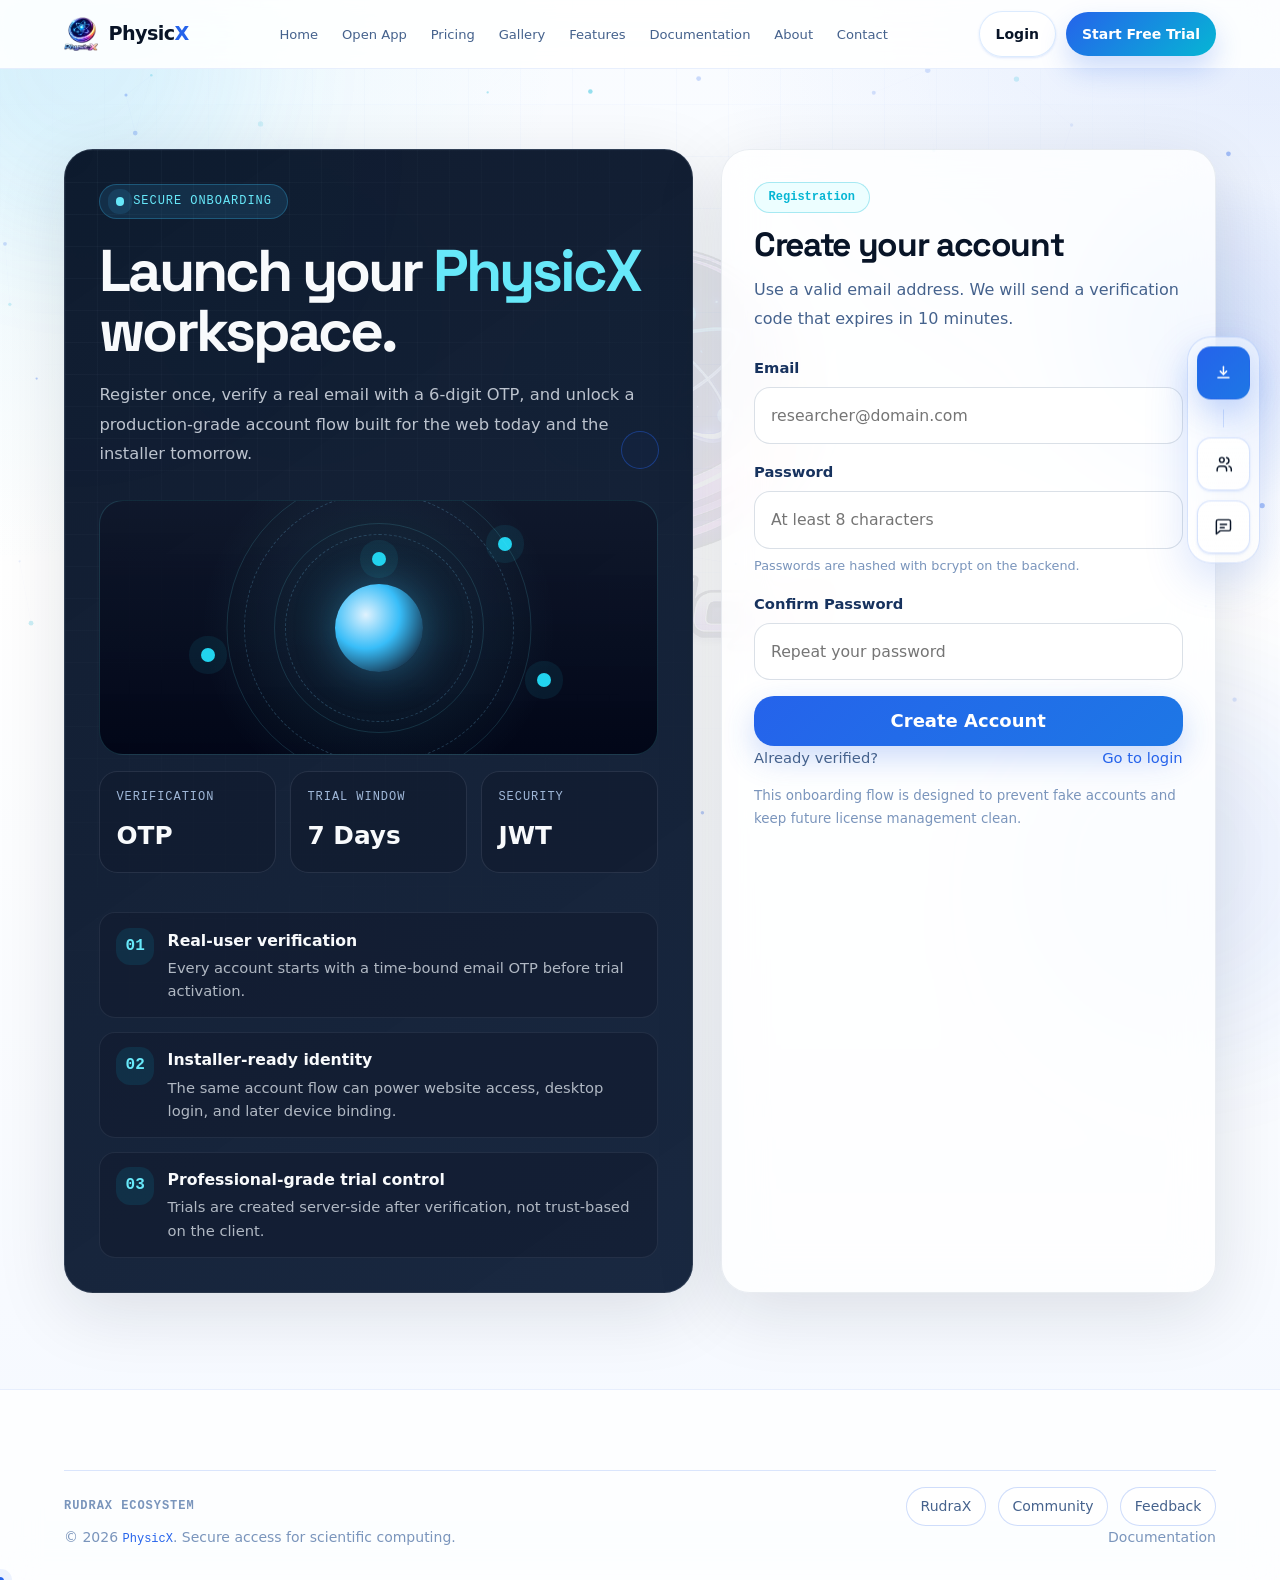
<file: register.html>
<!DOCTYPE html>
<html lang="en">
<head>
  <meta charset="UTF-8" />
  <meta name="viewport" content="width=device-width, initial-scale=1.0" />
  <title>Create Account - PhysicX</title>
  <meta name="description" content="Create your PhysicX account, verify your email with OTP, and activate a secure 7-day trial." />
  <meta name="robots" content="noindex, nofollow" />
  <link rel="icon" type="image/png" href="assets/icon/logo.png" />
  <link rel="stylesheet" href="shared.css" />
  <link rel="stylesheet" href="auth.css" />
</head>
<body>
  <!-- ═══ UNIVERSAL NAV ═══ -->
<nav class="site-nav" id="site-nav">
  <div class="nav-inner">
    <a href="/index.html" class="nav-logo" aria-label="PhysicX Home">
      <img src="assets/icon/logo.png"       alt="PhysicX Logo"       style="height:34px;">
      <span class="nav-logo-text">Physic<span>X</span></span>
    </a>
    <ul class="nav-links" id="nav-links" role="list">
      <li><a href="/index.html">Home</a></li>
      <li><a href="/pricing.html">Pricing</a></li>
      <li><a href="/gallery/gallery.html">Gallery</a></li>
      <li><a href="/index.html#features">Features</a></li>
      <li><a href="/docs/index.html">Documentation</a></li>
      <li><a href="/about/about.html">About</a></li>
      <li><a href="/contacts/contact.html">Contact</a></li>
      <li><a href="/index.html#download-section" class="nav-download">Download</a></li>
    </ul>
    <button class="nav-hamburger" id="nav-hamburger" aria-label="Open menu" aria-expanded="false">
      <span></span><span></span><span></span>
    </button>
  </div>
</nav>

  <main class="page-shell">
    <section class="auth-hero">
      <div class="container auth-shell">
        <article class="auth-showcase reveal">
          <span class="page-badge">Secure onboarding</span>
          <h1 class="page-title">Launch your <span class="accent">PhysicX</span> workspace.</h1>
          <p class="page-subtitle">
            Register once, verify a real email with a 6-digit OTP, and unlock a production-grade account flow built for the web today and the installer tomorrow.
          </p>

          <div class="auth-visual">
            <div class="auth-orbit">
              <div class="orbit-ring"></div>
              <div class="orbit-ring small"></div>
              <div class="orbit-core"></div>
              <div class="orbit-node one"></div>
              <div class="orbit-node two"></div>
              <div class="orbit-node three"></div>
              <div class="orbit-node four"></div>
            </div>

            <div class="auth-mini-grid">
              <div class="auth-mini-card">
                <div class="auth-mini-label">Verification</div>
                <div class="auth-mini-value">OTP</div>
              </div>
              <div class="auth-mini-card">
                <div class="auth-mini-label">Trial window</div>
                <div class="auth-mini-value">7 Days</div>
              </div>
              <div class="auth-mini-card">
                <div class="auth-mini-label">Security</div>
                <div class="auth-mini-value">JWT</div>
              </div>
            </div>

            <div class="auth-list">
              <div class="auth-list-item">
                <div class="auth-list-icon">01</div>
                <div class="auth-list-copy">
                  <strong>Real-user verification</strong>
                  <span>Every account starts with a time-bound email OTP before trial activation.</span>
                </div>
              </div>
              <div class="auth-list-item">
                <div class="auth-list-icon">02</div>
                <div class="auth-list-copy">
                  <strong>Installer-ready identity</strong>
                  <span>The same account flow can power website access, desktop login, and later device binding.</span>
                </div>
              </div>
              <div class="auth-list-item">
                <div class="auth-list-icon">03</div>
                <div class="auth-list-copy">
                  <strong>Professional-grade trial control</strong>
                  <span>Trials are created server-side after verification, not trust-based on the client.</span>
                </div>
              </div>
            </div>
          </div>
        </article>

        <article class="auth-card-panel reveal reveal-delay-1">
          <div class="auth-card-head">
            <span class="badge badge-cyan">Registration</span>
            <h2 class="auth-card-title">Create your account</h2>
            <p class="auth-card-copy">
              Use a valid email address. We will send a verification code that expires in 10 minutes.
            </p>
          </div>

          <form id="register-form" class="auth-form" novalidate>
            <div class="field">
              <label for="register-email">Email</label>
              <input id="register-email" name="email" type="email" autocomplete="email" placeholder="researcher@domain.com" required />
            </div>

            <div class="field">
              <label for="register-password">Password</label>
              <input id="register-password" name="password" type="password" autocomplete="new-password" minlength="8" placeholder="At least 8 characters" required />
              <small>Passwords are hashed with bcrypt on the backend.</small>
            </div>

            <div class="field">
              <label for="register-confirm-password">Confirm Password</label>
              <input id="register-confirm-password" name="confirmPassword" type="password" autocomplete="new-password" minlength="8" placeholder="Repeat your password" required />
            </div>

            <div id="register-message" class="status-message" aria-live="polite"></div>

            <button type="submit" class="btn btn-primary btn-lg auth-submit">Create Account</button>
          </form>

          <div class="auth-inline">
            <span>Already verified?</span>
            <a href="/login.html">Go to login</a>
          </div>
          <p class="auth-note">
            This onboarding flow is designed to prevent fake accounts and keep future license management clean.
          </p>
        </article>
      </div>
    </section>
  </main>

  <footer class="site-footer">
    <div class="container">
      <div class="footer-bottom" style="border-top:none; padding-top:0;">
        <span>&copy; 2026 <span class="mono">PhysicX</span>. Secure access for scientific computing.</span>
        <span><a href="/docs/index.html" style="text-decoration:none;">Documentation</a></span>
      </div>
    </div>
  </footer>

  <script src="js/config.js"></script>
  <script src="js/auth.js"></script>
  <script src="js/nav.js"></script>
</body>
</html>
</file>
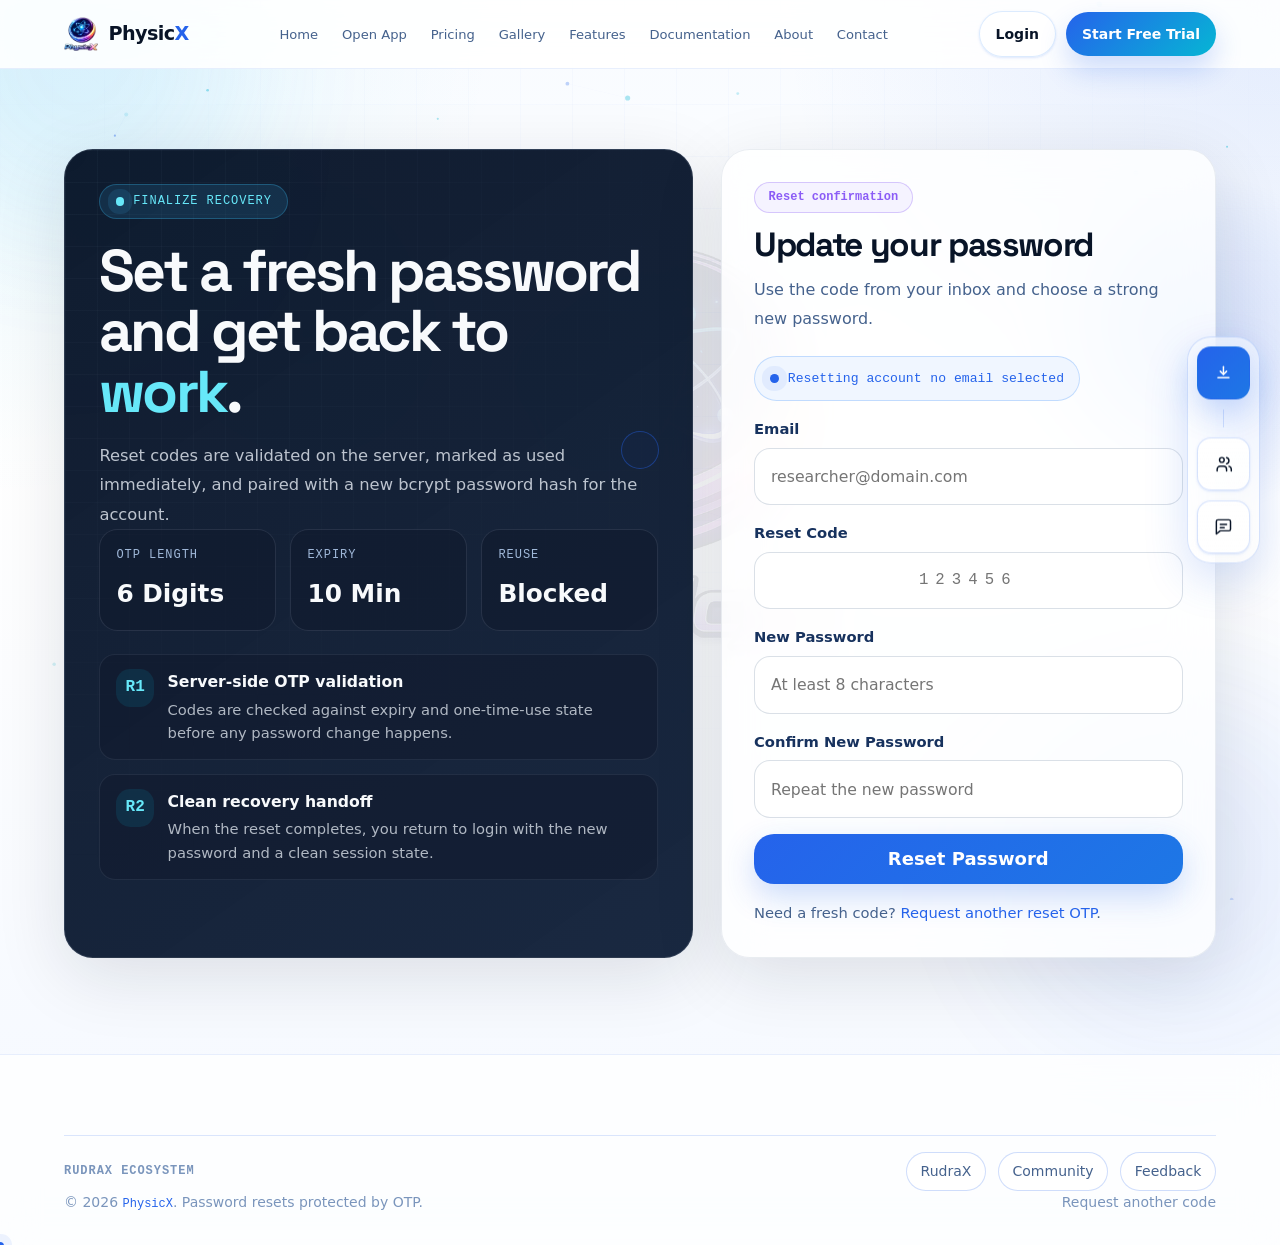
<file: reset-password.html>
<!DOCTYPE html>
<html lang="en">
<head>
  <meta charset="UTF-8" />
  <meta name="viewport" content="width=device-width, initial-scale=1.0" />
  <title>Reset Password - PhysicX</title>
  <meta name="description" content="Enter your reset OTP and choose a new password for your PhysicX account." />
  <meta name="robots" content="noindex, nofollow" />
  <link rel="icon" type="image/png" href="assets/icon/logo.png" />
  <link rel="stylesheet" href="shared.css" />
  <link rel="stylesheet" href="auth.css" />
</head>
<body>
  <!-- ═══ UNIVERSAL NAV ═══ -->
<nav class="site-nav" id="site-nav">
  <div class="nav-inner">
    <a href="/index.html" class="nav-logo" aria-label="PhysicX Home">
      <img src="assets/icon/logo.png"       alt="PhysicX Logo"       style="height:34px;">
      <span class="nav-logo-text">Physic<span>X</span></span>
    </a>
    <ul class="nav-links" id="nav-links" role="list">
      <li><a href="/index.html">Home</a></li>
      <li><a href="/pricing.html">Pricing</a></li>
      <li><a href="/gallery/gallery.html">Gallery</a></li>
      <li><a href="/index.html#features">Features</a></li>
      <li><a href="/docs/index.html">Documentation</a></li>
      <li><a href="/about/about.html">About</a></li>
      <li><a href="/contacts/contact.html">Contact</a></li>
      <li><a href="/index.html#download-section" class="nav-download">Download</a></li>
    </ul>
    <button class="nav-hamburger" id="nav-hamburger" aria-label="Open menu" aria-expanded="false">
      <span></span><span></span><span></span>
    </button>
  </div>
</nav>

  <main class="page-shell">
    <section class="auth-hero">
      <div class="container auth-shell">
        <article class="auth-showcase reveal">
          <span class="page-badge">Finalize recovery</span>
          <h1 class="page-title">Set a fresh password and get back to <span class="accent">work</span>.</h1>
          <p class="page-subtitle">
            Reset codes are validated on the server, marked as used immediately, and paired with a new bcrypt password hash for the account.
          </p>

          <div class="auth-mini-grid">
            <div class="auth-mini-card">
              <div class="auth-mini-label">OTP length</div>
              <div class="auth-mini-value">6 Digits</div>
            </div>
            <div class="auth-mini-card">
              <div class="auth-mini-label">Expiry</div>
              <div class="auth-mini-value">10 Min</div>
            </div>
            <div class="auth-mini-card">
              <div class="auth-mini-label">Reuse</div>
              <div class="auth-mini-value">Blocked</div>
            </div>
          </div>

          <div class="auth-list">
            <div class="auth-list-item">
              <div class="auth-list-icon">R1</div>
              <div class="auth-list-copy">
                <strong>Server-side OTP validation</strong>
                <span>Codes are checked against expiry and one-time-use state before any password change happens.</span>
              </div>
            </div>
            <div class="auth-list-item">
              <div class="auth-list-icon">R2</div>
              <div class="auth-list-copy">
                <strong>Clean recovery handoff</strong>
                <span>When the reset completes, you return to login with the new password and a clean session state.</span>
              </div>
            </div>
          </div>
        </article>

        <article class="auth-card-panel reveal reveal-delay-1">
          <div class="auth-card-head">
            <span class="badge badge-purple">Reset confirmation</span>
            <h2 class="auth-card-title">Update your password</h2>
            <p class="auth-card-copy">
              Use the code from your inbox and choose a strong new password.
            </p>
          </div>

          <div class="email-pill" data-email-pill hidden>
            Resetting account <span data-pending-email></span>
          </div>

          <form id="reset-password-form" class="auth-form" novalidate style="margin-top:1rem;">
            <div class="field" data-email-fallback hidden>
              <label for="reset-email">Email</label>
              <input id="reset-email" data-prefill-email name="email" type="email" autocomplete="email" placeholder="researcher@domain.com" />
            </div>

            <div class="field">
              <label for="reset-otp">Reset Code</label>
              <input id="reset-otp" name="otpCode" class="otp-input" type="text" inputmode="numeric" autocomplete="one-time-code" maxlength="6" placeholder="123456" required />
            </div>

            <div class="field">
              <label for="reset-password-input">New Password</label>
              <input id="reset-password-input" name="password" type="password" autocomplete="new-password" minlength="8" placeholder="At least 8 characters" required />
            </div>

            <div class="field">
              <label for="reset-confirm-password">Confirm New Password</label>
              <input id="reset-confirm-password" name="confirmPassword" type="password" autocomplete="new-password" minlength="8" placeholder="Repeat the new password" required />
            </div>

            <div id="reset-password-message" class="status-message" aria-live="polite"></div>

            <button type="submit" class="btn btn-primary btn-lg auth-submit">Reset Password</button>
          </form>

          <p class="auth-footer-copy">
            Need a fresh code? <a href="/forgot-password.html">Request another reset OTP</a>.
          </p>
        </article>
      </div>
    </section>
  </main>

  <footer class="site-footer">
    <div class="container">
      <div class="footer-bottom" style="border-top:none; padding-top:0;">
        <span>&copy; 2026 <span class="mono">PhysicX</span>. Password resets protected by OTP.</span>
        <span><a href="/forgot-password.html" style="text-decoration:none;">Request another code</a></span>
      </div>
    </div>
  </footer>

  <script src="js/config.js"></script>
  <script src="js/auth.js"></script>
  <script src="js/nav.js"></script>
</body>
</html>
</file>
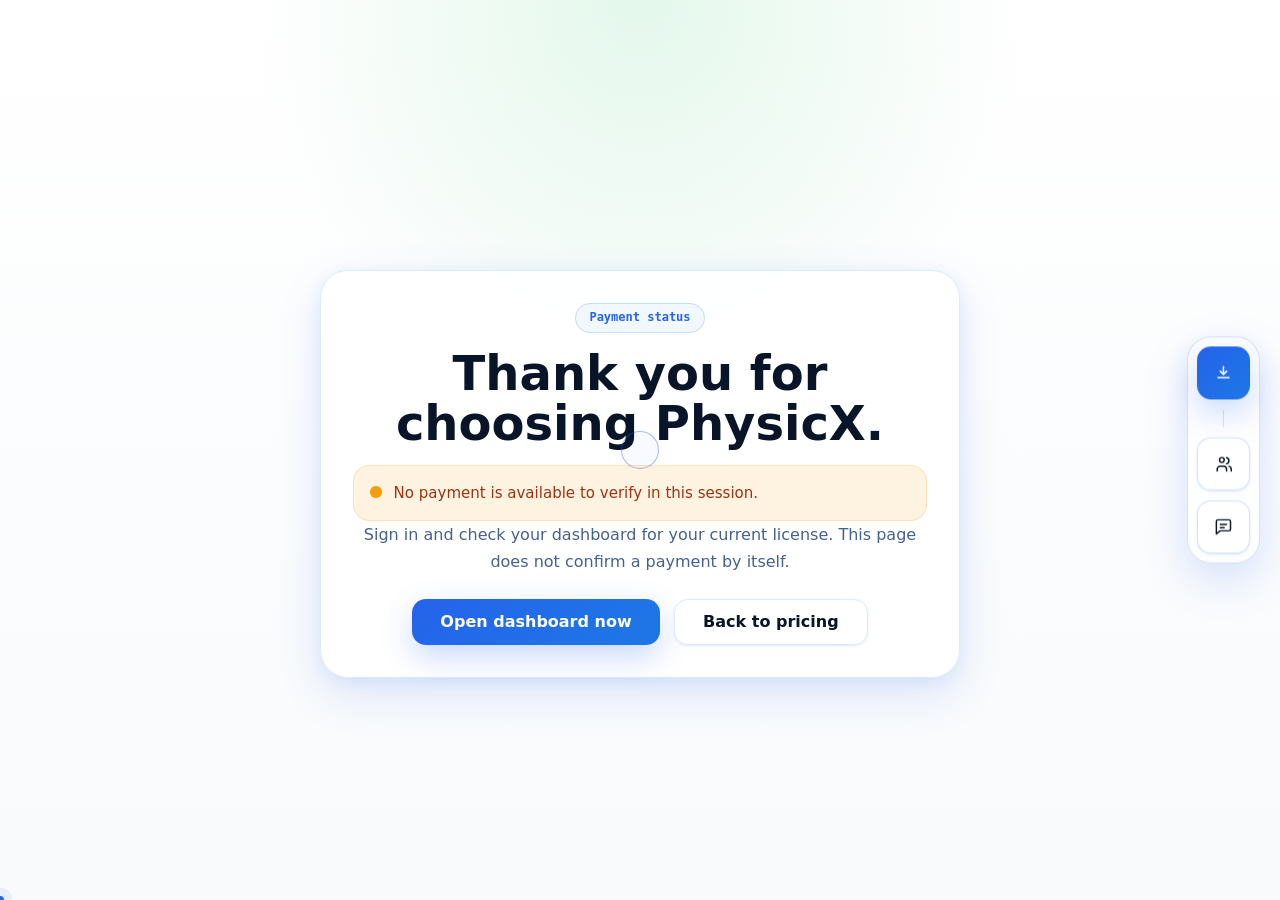
<file: success.html>
﻿<!DOCTYPE html>
<html lang="en">
<head>
  <meta charset="UTF-8" />
  <meta name="viewport" content="width=device-width, initial-scale=1.0" />
  <title>Payment Status - PhysicX</title>
  <meta name="description" content="Check server-confirmed payment and license status." />
  <link rel="icon" type="image/png" href="assets/icon/logo.png" />
  <link rel="stylesheet" href="shared.css" />
  <link rel="stylesheet" href="auth.css" />
  <style>
    .success-shell {
      min-height: 100vh;
      display: grid;
      place-items: center;
      padding: 6rem 1.25rem 3rem;
      background:
        radial-gradient(circle at top, rgba(34, 197, 94, 0.12), transparent 35%),
        linear-gradient(180deg, #ffffff 0%, #f8fafc 100%);
    }
    .success-card {
      width: min(640px, 100%);
      padding: 2rem;
      background: rgba(255, 255, 255, 0.94);
      border: 1px solid var(--clr-border);
      border-radius: var(--radius-2xl);
      box-shadow: var(--shadow-lg);
      text-align: center;
    }
    .success-card h1 {
      margin: 0.9rem 0 0.8rem;
      font-size: clamp(2rem, 4vw, 3rem);
      line-height: 1.05;
    }
    .success-card p {
      color: var(--clr-text-3);
      line-height: 1.7;
    }
  </style>
</head>
<body data-page="payment-success">
  <main class="success-shell">
    <section class="success-card reveal">
      <span class="badge badge-blue" data-payment-badge>Payment status</span>
      <h1>Thank you for choosing PhysicX.</h1>
      <div id="success-message" class="status-message status-info show" style="margin-top:1rem;">
        Verifying your paid license...
      </div>
      <p id="success-detail">
        Checking the payment status recorded by PhysicX. Only a server-confirmed order is marked paid.
      </p>
      <div style="display:flex; justify-content:center; gap:0.9rem; flex-wrap:wrap; margin-top:1.5rem;">
        <a class="btn btn-primary" href="/dashboard.html">Open dashboard now</a>
        <a class="btn btn-secondary" href="/pricing.html">Back to pricing</a>
      </div>
    </section>
  </main>

  <script src="js/config.js"></script>
  <script src="js/auth.js"></script>
  <script src="js/payment.js"></script>
  <script src="js/nav.js"></script>
</body>
</html>
</file>
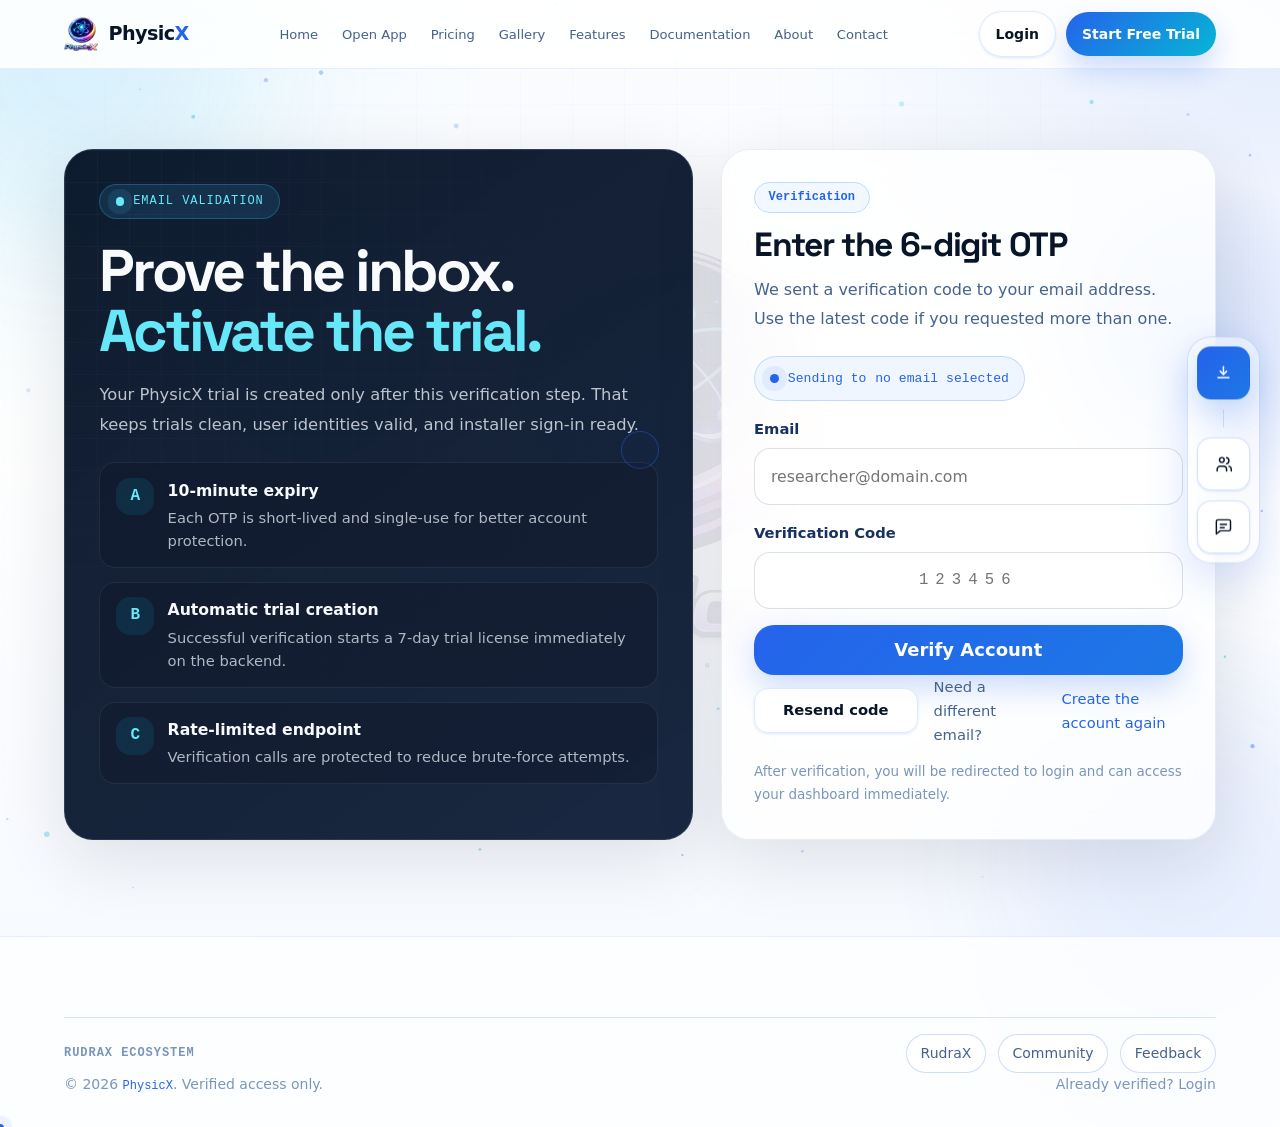
<file: verify-otp.html>
<!DOCTYPE html>
<html lang="en">
<head>
  <meta charset="UTF-8" />
  <meta name="viewport" content="width=device-width, initial-scale=1.0" />
  <title>Verify OTP - PhysicX</title>
  <meta name="description" content="Verify your PhysicX account using the one-time password sent to your email." />
  <meta name="robots" content="noindex, nofollow" />
  <link rel="icon" type="image/png" href="assets/icon/logo.png" />
  <link rel="stylesheet" href="shared.css" />
  <link rel="stylesheet" href="auth.css" />
</head>
<body>
  <!-- ═══ UNIVERSAL NAV ═══ -->
<nav class="site-nav" id="site-nav">
  <div class="nav-inner">
    <a href="/index.html" class="nav-logo" aria-label="PhysicX Home">
      <img src="assets/icon/logo.png"       alt="PhysicX Logo"       style="height:34px;">
      <span class="nav-logo-text">Physic<span>X</span></span>
    </a>
    <ul class="nav-links" id="nav-links" role="list">
      <li><a href="/index.html">Home</a></li>
      <li><a href="/pricing.html">Pricing</a></li>
      <li><a href="/gallery/gallery.html">Gallery</a></li>
      <li><a href="/index.html#features">Features</a></li>
      <li><a href="/docs/index.html">Documentation</a></li>
      <li><a href="/about/about.html">About</a></li>
      <li><a href="/contacts/contact.html">Contact</a></li>
      <li><a href="/index.html#download-section" class="nav-download">Download</a></li>
    </ul>
    <button class="nav-hamburger" id="nav-hamburger" aria-label="Open menu" aria-expanded="false">
      <span></span><span></span><span></span>
    </button>
  </div>
</nav>

  <main class="page-shell">
    <section class="auth-hero">
      <div class="container auth-shell">
        <article class="auth-showcase reveal">
          <span class="page-badge">Email validation</span>
          <h1 class="page-title">Prove the inbox. <span class="accent">Activate the trial.</span></h1>
          <p class="page-subtitle">
            Your PhysicX trial is created only after this verification step. That keeps trials clean, user identities valid, and installer sign-in ready.
          </p>

          <div class="auth-list">
            <div class="auth-list-item">
              <div class="auth-list-icon">A</div>
              <div class="auth-list-copy">
                <strong>10-minute expiry</strong>
                <span>Each OTP is short-lived and single-use for better account protection.</span>
              </div>
            </div>
            <div class="auth-list-item">
              <div class="auth-list-icon">B</div>
              <div class="auth-list-copy">
                <strong>Automatic trial creation</strong>
                <span>Successful verification starts a 7-day trial license immediately on the backend.</span>
              </div>
            </div>
            <div class="auth-list-item">
              <div class="auth-list-icon">C</div>
              <div class="auth-list-copy">
                <strong>Rate-limited endpoint</strong>
                <span>Verification calls are protected to reduce brute-force attempts.</span>
              </div>
            </div>
          </div>
        </article>

        <article class="auth-card-panel reveal reveal-delay-1">
          <div class="auth-card-head">
            <span class="badge badge-blue">Verification</span>
            <h2 class="auth-card-title">Enter the 6-digit OTP</h2>
            <p class="auth-card-copy">
              We sent a verification code to your email address. Use the latest code if you requested more than one.
            </p>
          </div>

          <div class="email-pill" data-email-pill hidden>
            Sending to <span data-pending-email></span>
          </div>

          <form id="verify-otp-form" class="auth-form" novalidate style="margin-top:1rem;">
            <div class="field" data-email-fallback hidden>
              <label for="verify-email">Email</label>
              <input id="verify-email" data-prefill-email name="email" type="email" autocomplete="email" placeholder="researcher@domain.com" />
            </div>

            <div class="field">
              <label for="verify-otp">Verification Code</label>
              <input id="verify-otp" name="otpCode" class="otp-input" type="text" inputmode="numeric" autocomplete="one-time-code" maxlength="6" placeholder="123456" required />
            </div>

            <div id="verify-otp-message" class="status-message" aria-live="polite"></div>

            <button type="submit" class="btn btn-primary btn-lg auth-submit">Verify Account</button>
          </form>

          <div class="auth-inline">
            <button type="button" id="resend-otp" class="btn btn-secondary">Resend code</button>
            <span>Need a different email?</span>
            <a href="/register.html">Create the account again</a>
          </div>
          <p class="auth-note">After verification, you will be redirected to login and can access your dashboard immediately.</p>
        </article>
      </div>
    </section>
  </main>

  <footer class="site-footer">
    <div class="container">
      <div class="footer-bottom" style="border-top:none; padding-top:0;">
        <span>&copy; 2026 <span class="mono">PhysicX</span>. Verified access only.</span>
        <span><a href="/login.html" style="text-decoration:none;">Already verified? Login</a></span>
      </div>
    </div>
  </footer>

  <script src="js/config.js"></script>
  <script src="js/auth.js"></script>
  <script src="js/otp.js"></script>
  <script src="js/nav.js"></script>
</body>
</html>
</file>
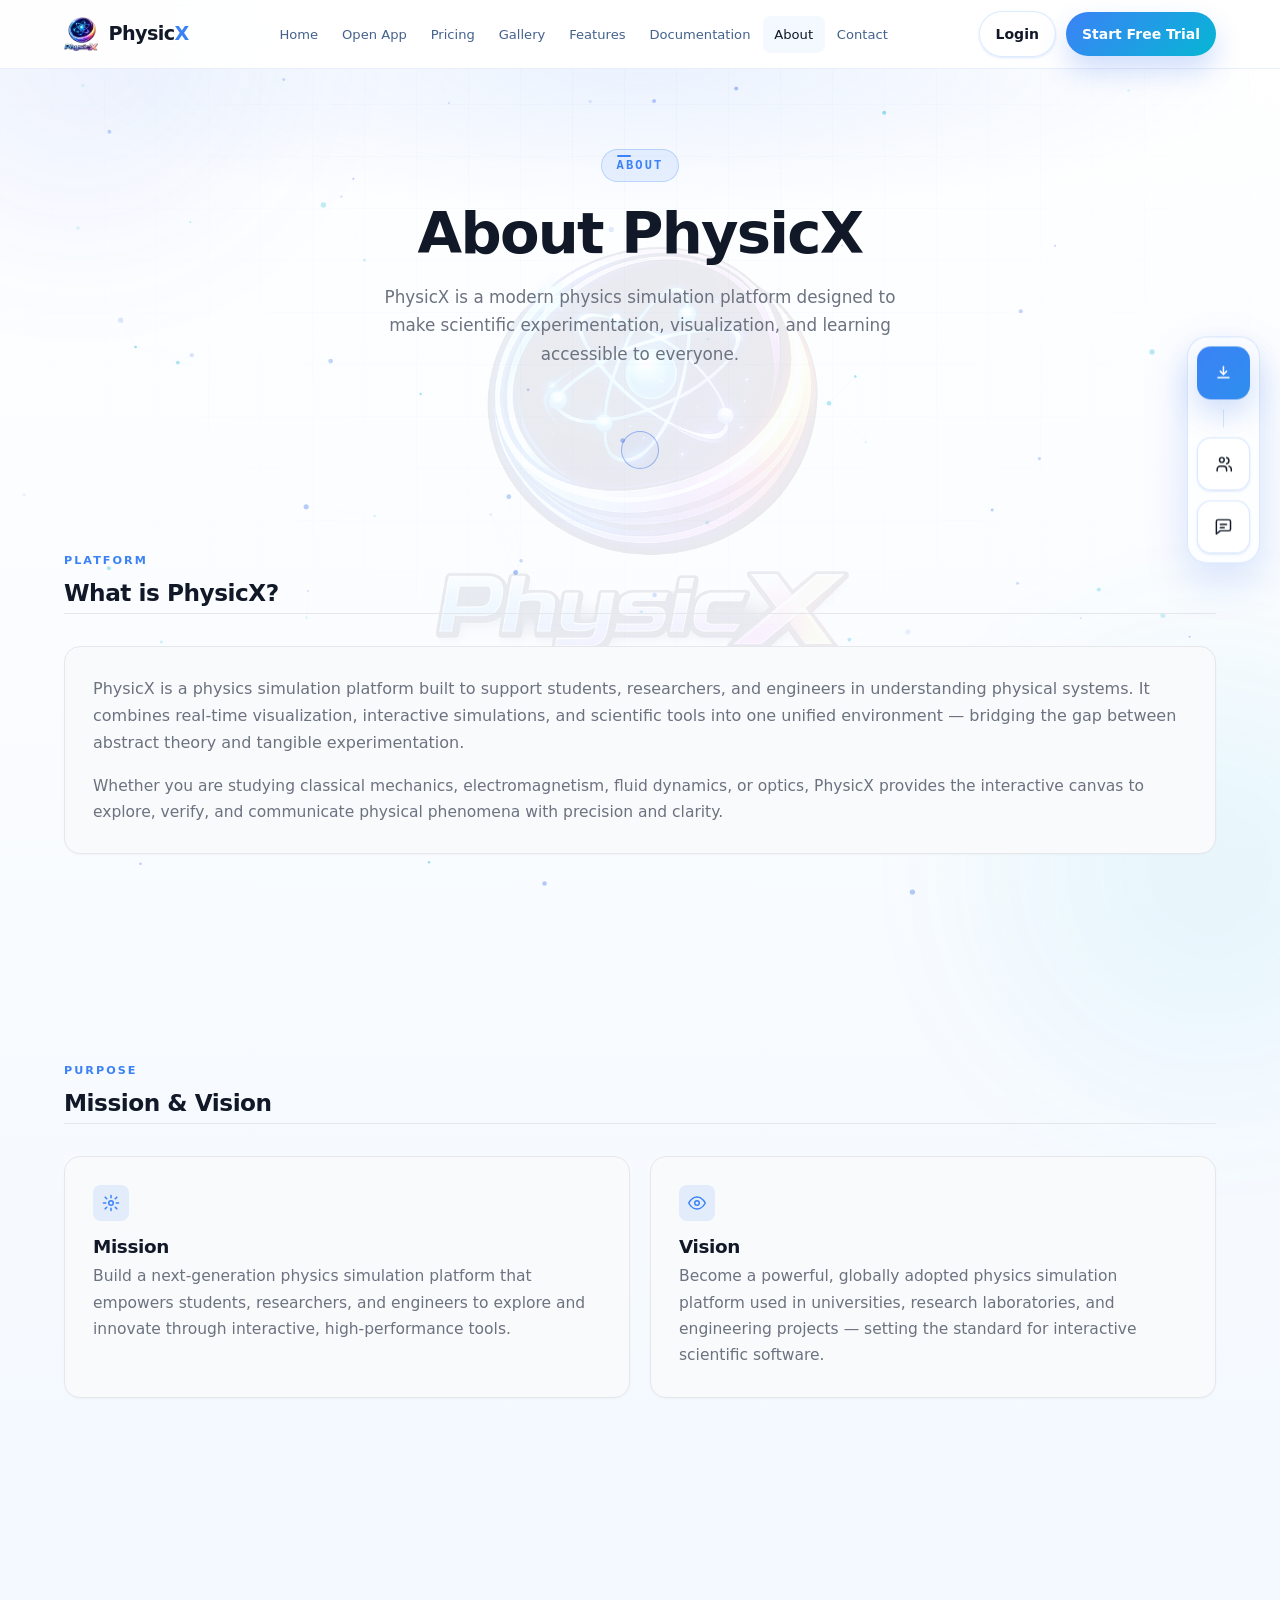
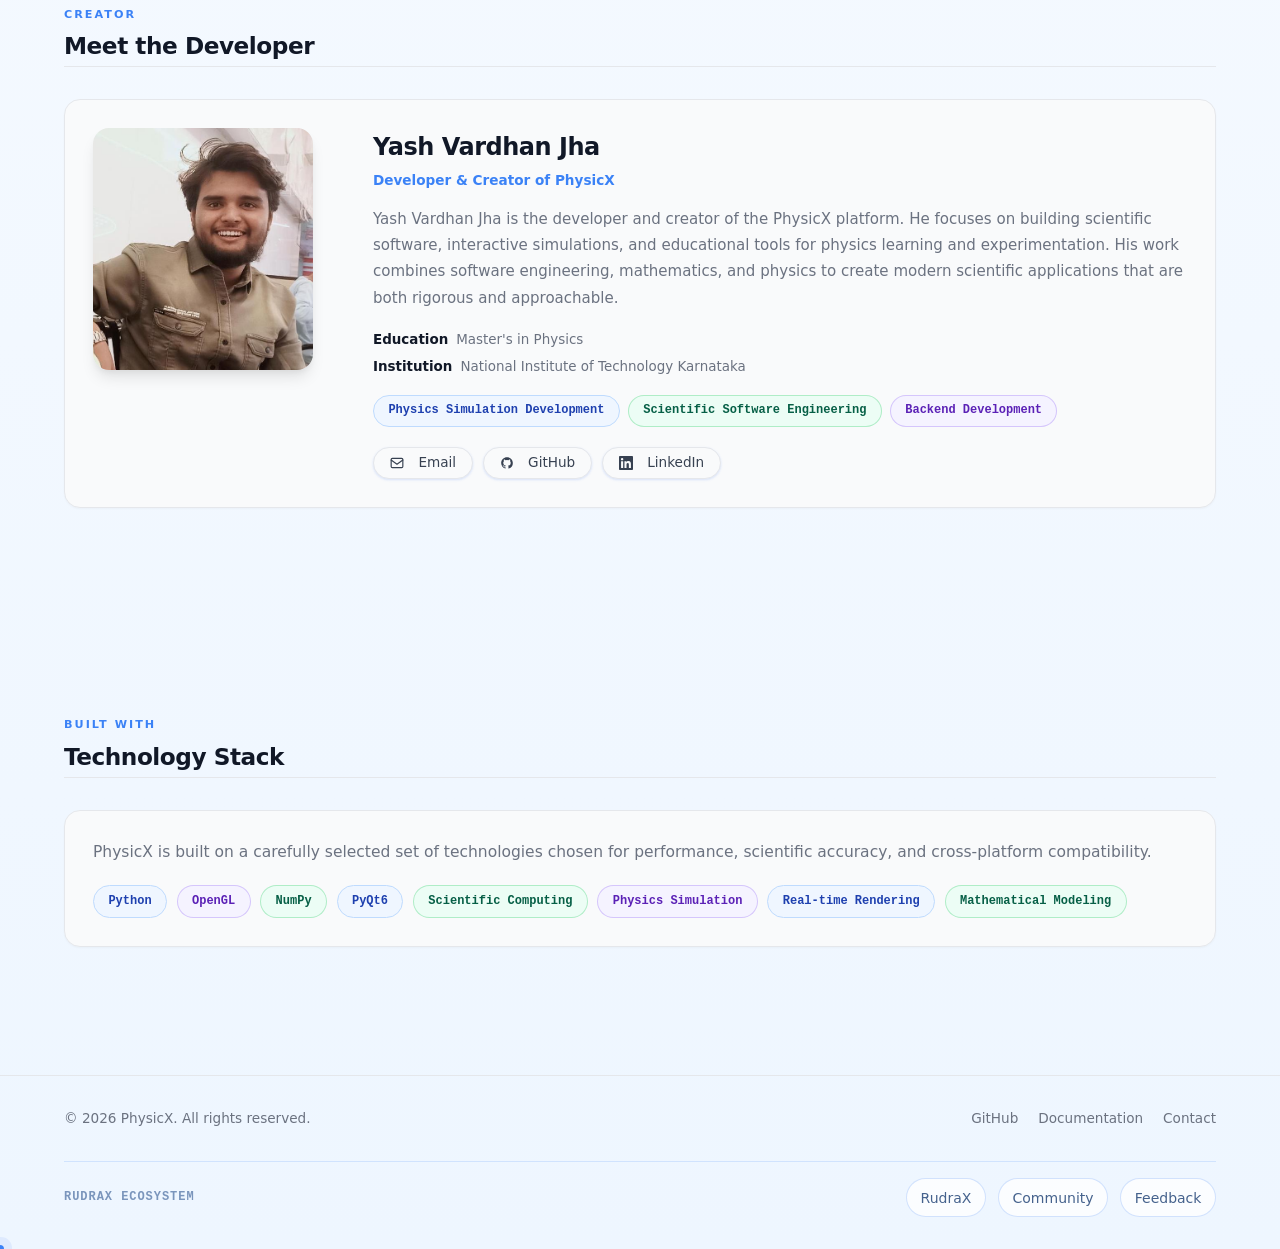
<file: about/about.html>
<!DOCTYPE html>
<html lang="en">
<head>
  <meta charset="UTF-8" />
  <meta name="viewport" content="width=device-width, initial-scale=1.0" />
  <title>About — PhysicX</title>
  <link rel="icon" type="image/png" href="../assets/icon/logo.png">
  <link rel="stylesheet" href="../shared.css" />
  <style>
    /* ── About-page-specific overrides (no new design system) ── */

    /* Hero */
    .about-hero {
      text-align: center;
      padding: 5rem 1.5rem 3.5rem;
      position: relative;
      overflow: hidden;
    }
    .about-hero::before {
      content: "";
      position: absolute;
      inset: 0;
      background: radial-gradient(ellipse 70% 60% at 50% 0%,
        color-mix(in srgb, var(--clr-accent) 10%, transparent),
        transparent 70%);
      pointer-events: none;
    }
    .about-hero .label {
      display: inline-block;
      font-size: 0.75rem;
      font-weight: 700;
      letter-spacing: 0.18em;
      text-transform: uppercase;
      color: var(--clr-accent);
      background: color-mix(in srgb, var(--clr-accent) 10%, transparent);
      border: 1px solid color-mix(in srgb, var(--clr-accent) 25%, transparent);
      padding: 0.3rem 0.9rem;
      border-radius: 999px;
      margin-bottom: 1.25rem;
    }
    .about-hero h1 {
      font-size: clamp(2.4rem, 5vw, 3.6rem);
      font-weight: 800;
      line-height: 1.1;
      letter-spacing: -0.03em;
      margin-bottom: 1.1rem;
    }
    .about-hero p {
      max-width: 560px;
      margin: 0 auto;
      color: var(--clr-text-muted, #6b7280);
      font-size: 1.05rem;
      line-height: 1.7;
    }

    /* Section titles */
    .section-title {
      font-size: 1.45rem;
      font-weight: 700;
      letter-spacing: -0.02em;
      margin-bottom: 0.4rem;
    }
    .section-eyebrow {
      font-size: 0.7rem;
      font-weight: 700;
      letter-spacing: 0.18em;
      text-transform: uppercase;
      color: var(--clr-accent);
      margin-bottom: 0.6rem;
      display: block;
    }
    .section-lead {
      color: var(--clr-text-muted, #6b7280);
      line-height: 1.7;
      font-size: 0.97rem;
    }

    /* Grid helpers */
    .grid-2 {
      display: grid;
      grid-template-columns: 1fr 1fr;
      gap: 1.25rem;
    }
    @media (max-width: 640px) {
      .grid-2 { grid-template-columns: 1fr; }
    }

    /* Mission / Vision cards */
    .mv-card {
      position: relative;
      overflow: hidden;
    }
    .mv-card::after {
      content: "";
      position: absolute;
      top: -28px;
      right: -28px;
      width: 90px;
      height: 90px;
      border-radius: 50%;
      background: color-mix(in srgb, var(--clr-accent) 8%, transparent);
      border: 1.5px solid color-mix(in srgb, var(--clr-accent) 18%, transparent);
      pointer-events: none;
    }
    .mv-icon {
      width: 36px;
      height: 36px;
      border-radius: var(--radius-md, 8px);
      background: color-mix(in srgb, var(--clr-accent) 12%, transparent);
      display: flex;
      align-items: center;
      justify-content: center;
      margin-bottom: 1rem;
      color: var(--clr-accent);
      flex-shrink: 0;
    }
    .mv-icon svg { width: 18px; height: 18px; stroke: currentColor; fill: none; stroke-width: 2; stroke-linecap: round; stroke-linejoin: round; }

    /* Developer section */
    .dev-layout {
      display: grid;
      grid-template-columns: 240px 1fr;
      gap: 2.5rem;
      align-items: start;
    }
    @media (max-width: 700px) {
      .dev-layout { grid-template-columns: 1fr; justify-items: center; }
      .dev-details { text-align: center; }
      .dev-links { justify-content: center; }
      .spec-list { justify-content: center; }
    }
    .dev-photo {
      width: 100%;
      max-width: 220px;
      aspect-ratio: 1 / 1.1;
      object-fit: cover;
      border-radius: var(--radius-xl, 20px);
      box-shadow: var(--shadow-md);
      display: block;
    }
    .dev-photo-placeholder {
      width: 100%;
      max-width: 220px;
      aspect-ratio: 1 / 1.1;
      border-radius: var(--radius-xl, 20px);
      box-shadow: var(--shadow-md);
      background: var(--clr-bg-soft);
      border: 1px solid var(--clr-border);
      display: flex;
      flex-direction: column;
      align-items: center;
      justify-content: center;
      gap: 0.5rem;
      color: var(--clr-text-muted, #9ca3af);
      font-size: 0.8rem;
    }
    .dev-photo-placeholder svg { width: 40px; height: 40px; opacity: 0.35; }
    .dev-name {
      font-size: 1.5rem;
      font-weight: 800;
      letter-spacing: -0.02em;
      margin-bottom: 0.2rem;
    }
    .dev-role {
      font-size: 0.85rem;
      font-weight: 600;
      color: var(--clr-accent);
      margin-bottom: 0.9rem;
    }
    .dev-bio {
      font-size: 0.94rem;
      line-height: 1.75;
      color: var(--clr-text-muted, #6b7280);
      margin-bottom: 1.1rem;
    }
    .dev-meta {
      display: flex;
      flex-direction: column;
      gap: 0.35rem;
      margin-bottom: 1.1rem;
    }
    .dev-meta-row {
      display: flex;
      gap: 0.5rem;
      font-size: 0.84rem;
      align-items: baseline;
      flex-wrap: wrap;
    }
    .dev-meta-label {
      font-weight: 700;
      color: var(--clr-text, #111);
      white-space: nowrap;
    }
    .dev-meta-value {
      color: var(--clr-text-muted, #6b7280);
    }
    .spec-list {
      display: flex;
      flex-wrap: wrap;
      gap: 0.5rem;
      margin-bottom: 1.25rem;
    }
    .dev-links {
      display: flex;
      flex-wrap: wrap;
      gap: 0.6rem;
    }

    /* Stack section */
    .stack-grid {
      display: flex;
      flex-wrap: wrap;
      gap: 0.6rem;
    }
    .stack-card-inner {
      padding: 1.5rem;
    }

    /* Divider rule */
    .section-divider {
      border: none;
      border-top: 1px solid var(--clr-border);
      margin: 0.5rem 0 2rem;
    }

    /* Utility spacing */
    .mb-2 { margin-bottom: 2rem; }
    .mb-3 { margin-bottom: 3rem; }
    .mt-1 { margin-top: 1rem; }

    /* Fallback CSS variables in case shared.css is missing */
    :root {
      --clr-accent: #3b82f6;
      --clr-border: #e5e7eb;
      --clr-bg-soft: #f9fafb;
      --clr-text: #111827;
      --clr-text-muted: #6b7280;
      --radius-md: 0.5rem;
      --radius-xl: 1rem;
      --shadow-md: 0 10px 15px -3px rgba(0, 0, 0, 0.1), 0 4px 6px -2px rgba(0, 0, 0, 0.05);
    }
    .container {
      max-width: 1200px;
      margin: 0 auto;
      padding: 0 1.5rem;
    }
    .section {
      margin-bottom: 3rem;
    }
    .card {
      background: var(--clr-bg-soft, #ffffff);
      border-radius: var(--radius-xl, 1rem);
      border: 1px solid var(--clr-border, #e5e7eb);
      padding: 1.75rem;
      box-shadow: 0 1px 2px rgba(0, 0, 0, 0.03);
      transition: box-shadow 0.2s ease;
    }
    .badge {
      display: inline-flex;
      align-items: center;
      padding: 0.35rem 0.9rem;
      font-size: 0.75rem;
      font-weight: 600;
      border-radius: 999px;
      background: #f3f4f6;
      color: #1f2937;
    }
    .badge-blue {
      background: #eff6ff;
      color: #1e40af;
    }
    .badge-green {
      background: #ecfdf5;
      color: #065f46;
    }
    .badge-purple {
      background: #f5f3ff;
      color: #5b21b6;
    }
    .btn {
      display: inline-flex;
      align-items: center;
      padding: 0.5rem 1rem;
      font-size: 0.85rem;
      font-weight: 500;
      border-radius: 999px;
      text-decoration: none;
      transition: all 0.2s;
      background: transparent;
      border: 1px solid var(--clr-border);
      color: var(--clr-text);
    }
    .btn-secondary {
      background: #f9fafb;
      border-color: #e5e7eb;
      color: #374151;
    }
    .btn-secondary:hover {
      background: #f3f4f6;
      transform: translateY(-1px);
    }
    .reveal {
      opacity: 1;
      transform: none;
    }
    .reveal-delay-1 {
      transition-delay: 0.1s;
    }
    footer {
      margin-top: 3rem;
      padding: 2rem 1.5rem;
      text-align: center;
      border-top: 1px solid var(--clr-border);
      color: var(--clr-text-muted);
      font-size: 0.85rem;
    }
  </style>
</head>
<body>

<!-- ═══ UNIVERSAL NAV ═══ -->
<nav class="site-nav" id="site-nav">
  <div class="nav-inner">
    <a href="/index.html" class="nav-logo" aria-label="PhysicX Home">
      <img src="../assets/icon/logo.png"       alt="PhysicX Logo"       style="height:34px;">
      <span class="nav-logo-text">Physic<span>X</span></span>
    </a>
    <ul class="nav-links" id="nav-links" role="list">
      <li><a href="/index.html">Home</a></li>
      <li><a href="/pricing.html">Pricing</a></li>
      <li><a href="/gallery/gallery.html">Gallery</a></li>
      <li><a href="/index.html#features">Features</a></li>
      <li><a href="/docs/index.html">Documentation</a></li>
      <li><a href="/about/about.html">About</a></li>
      <li><a href="/contacts/contact.html">Contact</a></li>
      <li><a href="/index.html#download-section" class="nav-download">Download</a></li>
    </ul>
    <button class="nav-hamburger" id="nav-hamburger" aria-label="Open menu" aria-expanded="false">
      <span></span><span></span><span></span>
    </button>
  </div>
</nav>

<main>

  <!-- ══════════════════════════════════════════
       HERO
  ══════════════════════════════════════════ -->
  <section class="section about-hero reveal">
    <span class="label">About</span>
    <h1>About PhysicX</h1>
    <p>
      PhysicX is a modern physics simulation platform designed to make
      scientific experimentation, visualization, and learning accessible
      to everyone.
    </p>
  </section>

  <div class="container">

    <!-- ══════════════════════════════════════════
         ABOUT PHYSICX
    ══════════════════════════════════════════ -->
    <section class="section reveal mb-3">
      <span class="section-eyebrow">Platform</span>
      <h2 class="section-title">What is PhysicX?</h2>
      <hr class="section-divider" />
      <div class="card">
        <p class="section-lead" style="font-size:1rem;">
          PhysicX is a physics simulation platform built to support students,
          researchers, and engineers in understanding physical systems.
          It combines real-time visualization, interactive simulations, and
          scientific tools into one unified environment — bridging the gap
          between abstract theory and tangible experimentation.
        </p>
        <p class="section-lead mt-1">
          Whether you are studying classical mechanics, electromagnetism,
          fluid dynamics, or optics, PhysicX provides the interactive canvas
          to explore, verify, and communicate physical phenomena with precision
          and clarity.
        </p>
      </div>
    </section>

    <!-- ══════════════════════════════════════════
         MISSION & VISION
    ══════════════════════════════════════════ -->
    <section class="section reveal reveal-delay-1 mb-3">
      <span class="section-eyebrow">Purpose</span>
      <h2 class="section-title">Mission & Vision</h2>
      <hr class="section-divider" />
      <div class="grid-2">

        <!-- Mission -->
        <div class="card mv-card">
          <div class="mv-icon">
            <svg viewBox="0 0 24 24"><circle cx="12" cy="12" r="3"/><path d="M12 2v3M12 19v3M2 12h3M19 12h3M4.22 4.22l2.12 2.12M17.66 17.66l2.12 2.12M4.22 19.78l2.12-2.12M17.66 6.34l2.12-2.12"/></svg>
          </div>
          <h3 class="section-title" style="font-size:1.15rem;">Mission</h3>
          <p class="section-lead">
            Build a next-generation physics simulation platform that 
            empowers students, researchers, and engineers to explore 
            and innovate through interactive, high-performance tools.
          </p>
        </div>

        <!-- Vision -->
        <div class="card mv-card">
          <div class="mv-icon">
            <svg viewBox="0 0 24 24"><path d="M1 12s4-8 11-8 11 8 11 8-4 8-11 8-11-8-11-8z"/><circle cx="12" cy="12" r="3"/></svg>
          </div>
          <h3 class="section-title" style="font-size:1.15rem;">Vision</h3>
          <p class="section-lead">
            Become a powerful, globally adopted physics simulation platform
            used in universities, research laboratories, and engineering 
            projects — setting the standard for interactive scientific software.
          </p>
        </div>

      </div>
    </section>

    <!-- ══════════════════════════════════════════
         DEVELOPER
    ══════════════════════════════════════════ -->
    <section class="section reveal reveal-delay-1 mb-3">
      <span class="section-eyebrow">Creator</span>
      <h2 class="section-title">Meet the Developer</h2>
      <hr class="section-divider" />
      <div class="card">
        <div class="dev-layout">

          <!-- Photo with improved error handling -->
          <div>
            <img
              src="../assets/photo/yash.png"
              alt="Yash Vardhan Jha"
              class="dev-photo"
              onerror="this.onerror=null; this.style.display='none'; this.nextElementSibling.style.display='flex';"
            />
            <div class="dev-photo-placeholder" style="display:none;">
              <svg viewBox="0 0 24 24" fill="none" stroke="currentColor" stroke-width="1.5">
                <circle cx="12" cy="8" r="4"/>
                <path d="M4 20c0-4 3.6-7 8-7s8 3 8 7"/>
              </svg>
              <span>yash.png</span>
              <span style="font-size:0.7rem;">Photo not available</span>
            </div>
          </div>

          <!-- Details -->
          <div class="dev-details">
            <div class="dev-name">Yash Vardhan Jha</div>
            <div class="dev-role">Developer &amp; Creator of PhysicX</div>

            <p class="dev-bio">
              Yash Vardhan Jha is the developer and creator of the PhysicX
              platform. He focuses on building scientific software, interactive
              simulations, and educational tools for physics learning and
              experimentation. His work combines software engineering,
              mathematics, and physics to create modern scientific applications
              that are both rigorous and approachable.
            </p>

            <div class="dev-meta">
              <div class="dev-meta-row">
                <span class="dev-meta-label">Education</span>
                <span class="dev-meta-value">
                  Master's in Physics
                </span>
              </div>
              <div class="dev-meta-row">
                <span class="dev-meta-label">Institution</span>
                <span class="dev-meta-value">
                  National Institute of Technology Karnataka
                </span>
              </div>
            </div>

            <!-- Specialization badges -->
            <div class="spec-list">
              <span class="badge badge-blue">Physics Simulation Development</span>
              <span class="badge badge-green">Scientific Software Engineering</span>
              <span class="badge badge-purple">Backend Development</span>
            </div>

            <!-- Contact links -->
            <div class="dev-links">
              <a href="mailto:yashvardhanjha321@gmail.com" class="btn btn-secondary">
                <svg width="14" height="14" viewBox="0 0 24 24" fill="none" stroke="currentColor" stroke-width="2" stroke-linecap="round" stroke-linejoin="round" style="margin-right:0.4rem;">
                  <rect x="2" y="4" width="20" height="16" rx="2"/>
                  <path d="m2 7 10 7 10-7"/>
                </svg>
                Email
              </a>
              <a href="https://github.com/Kesab333/" target="_blank" rel="noopener" class="btn btn-secondary">
                <svg width="14" height="14" viewBox="0 0 24 24" fill="currentColor" style="margin-right:0.4rem;">
                  <path d="M12 2C6.477 2 2 6.484 2 12.017c0 4.425 2.865 8.18 6.839 9.504.5.092.682-.217.682-.483 0-.237-.008-.868-.013-1.703-2.782.605-3.369-1.343-3.369-1.343-.454-1.158-1.11-1.466-1.11-1.466-.908-.62.069-.608.069-.608 1.003.07 1.531 1.032 1.531 1.032.892 1.53 2.341 1.088 2.91.832.092-.647.35-1.088.636-1.338-2.22-.253-4.555-1.113-4.555-4.951 0-1.093.39-1.988 1.029-2.688-.103-.253-.446-1.272.098-2.65 0 0 .84-.27 2.75 1.026A9.564 9.564 0 0 1 12 6.844a9.59 9.59 0 0 1 2.504.337c1.909-1.296 2.747-1.027 2.747-1.027.546 1.379.202 2.398.1 2.651.64.7 1.028 1.595 1.028 2.688 0 3.848-2.339 4.695-4.566 4.943.359.309.678.92.678 1.855 0 1.338-.012 2.419-.012 2.747 0 .268.18.58.688.482A10.02 10.02 0 0 0 22 12.017C22 6.484 17.522 2 12 2z"/>
                </svg>
                GitHub
              </a>
              <a href="https://www.linkedin.com/in/yash-vardhan-jha-5144111b4" target="_blank" rel="noopener" class="btn btn-secondary">
                <svg width="14" height="14" viewBox="0 0 24 24" fill="currentColor" style="margin-right:0.4rem;">
                  <path d="M20.447 20.452h-3.554v-5.569c0-1.328-.027-3.037-1.852-3.037-1.853 0-2.136 1.445-2.136 2.939v5.667H9.351V9h3.414v1.561h.046c.477-.9 1.637-1.85 3.37-1.85 3.601 0 4.267 2.37 4.267 5.455v6.286zM5.337 7.433a2.062 2.062 0 0 1-2.063-2.065 2.064 2.064 0 1 1 2.063 2.065zm1.782 13.019H3.555V9h3.564v11.452zM22.225 0H1.771C.792 0 0 .774 0 1.729v20.542C0 23.227.792 24 1.771 24h20.451C23.2 24 24 23.227 24 22.271V1.729C24 .774 23.2 0 22.222 0h.003z"/>
                </svg>
                LinkedIn
              </a>
            </div>
          </div>

        </div><!-- /dev-layout -->
      </div><!-- /card -->
    </section>

    <!-- ══════════════════════════════════════════
         TECHNOLOGY STACK
    ══════════════════════════════════════════ -->
    <section class="section reveal reveal-delay-1 mb-3">
      <span class="section-eyebrow">Built With</span>
      <h2 class="section-title">Technology Stack</h2>
      <hr class="section-divider" />
      <div class="card">
        <p class="section-lead" style="margin-bottom:1.25rem;">
          PhysicX is built on a carefully selected set of 
          technologies chosen for performance, scientific accuracy,
          and cross-platform compatibility.
        </p>
        <div class="stack-grid">
          <span class="badge badge-blue">Python</span>
          <span class="badge badge-purple">OpenGL</span>
          <span class="badge badge-green">NumPy</span>
          <span class="badge badge-blue">PyQt6</span>
          <span class="badge badge-green">Scientific Computing</span>
          <span class="badge badge-purple">Physics Simulation</span>
          <span class="badge badge-blue">Real-time Rendering</span>
          <span class="badge badge-green">Mathematical Modeling</span>
        </div>
      </div>
    </section>

  </div><!-- /container -->
</main>

<!-- ═══════════════════════════════════════════
       UNIVERSAL FOOTER
  ═══════════════════════════════════════════════ -->
  <footer style="border-top: 1px solid var(--clr-border); padding: 2rem 0; margin-top: 2rem;">
    <div class="container" style="display:flex; flex-wrap:wrap; align-items:center; justify-content:space-between; gap:1rem;">
      <p style="margin:0; font-size:0.85rem; color:var(--clr-text-muted, #64748b);">
        &copy; 2026 PhysicX. All rights reserved.
      </p>
      <nav aria-label="Footer links" style="display:flex; gap:1.25rem;">
        <a href="https://github.com" style="font-size:0.85rem; color:var(--clr-text-muted, #64748b); text-decoration:none;" target="_blank" rel="noopener">GitHub</a>
        <a href="/docs/index.html"          style="font-size:0.85rem; color:var(--clr-text-muted, #64748b); text-decoration:none;">Documentation</a>
        <a href="/contacts/contact.html"       style="font-size:0.85rem; color:var(--clr-text-muted, #64748b); text-decoration:none;">Contact</a>
      </nav>
    </div>
  </footer>
  <script src="../js/config.js"></script>
  <script src="../js/nav.js"></script>
</body>
</html>
</file>
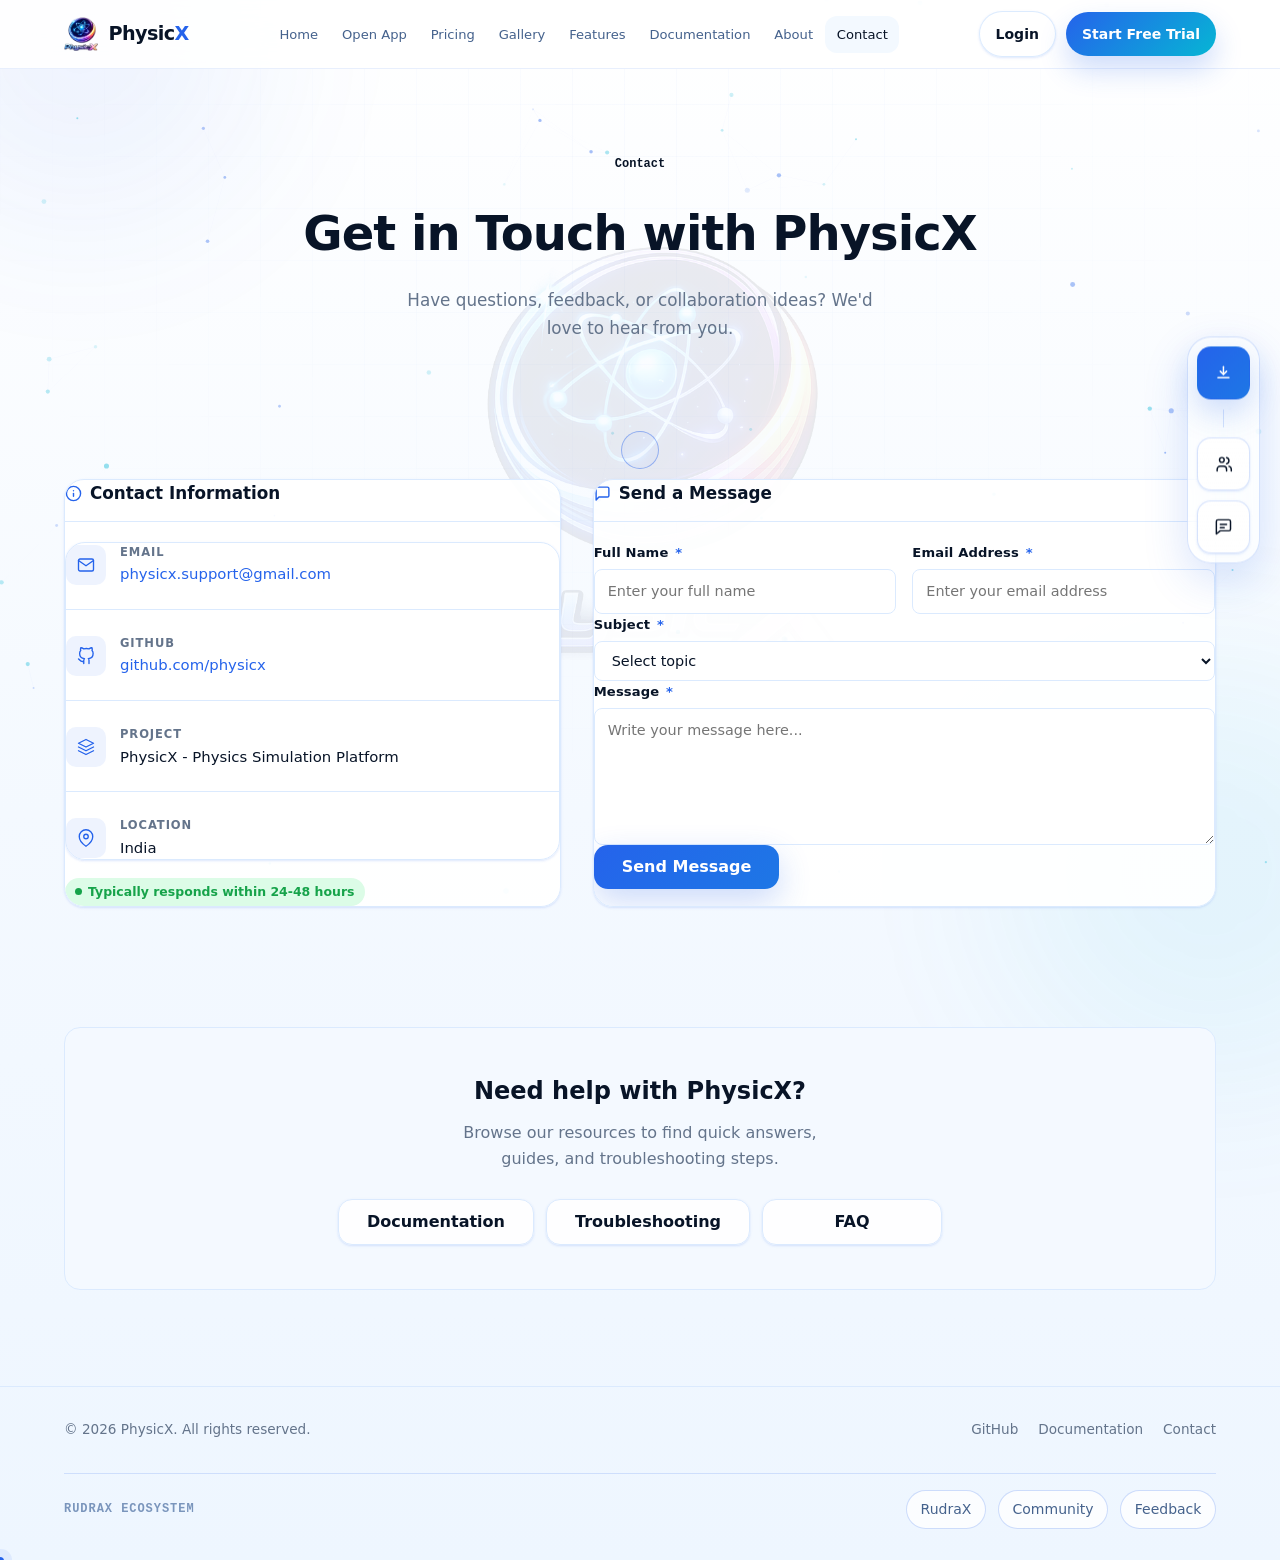
<file: contacts/contact.html>
<!DOCTYPE html>
<html lang="en">
<head>
  <meta charset="UTF-8" />
  <meta name="viewport" content="width=device-width, initial-scale=1.0" />
  <title>Contact - PhysicX</title>
  <link rel="icon" type="image/png" href="../assets/icon/logo.png">
  <link rel="stylesheet" href="../shared.css" />
  <style>
    /* ── Contact-page-only overrides ────────────────────────── */

    /* Hero */
    .contact-hero {
      padding: 80px 0 56px;
      text-align: center;
    }
    .contact-hero .badge {
      margin-bottom: 16px;
    }
    .contact-hero h1 {
      font-size: clamp(2rem, 5vw, 3rem);
      font-weight: 700;
      letter-spacing: -0.02em;
      margin-bottom: 14px;
      color: var(--clr-text, #0f172a);
    }
    .contact-hero p {
      max-width: 480px;
      margin: 0 auto;
      color: var(--clr-text-muted, #64748b);
      font-size: 1.05rem;
      line-height: 1.7;
    }

    /* Two-column grid */
    .contact-grid {
      display: grid;
      grid-template-columns: minmax(320px, 1.02fr) minmax(420px, 1.28fr);
      gap: clamp(20px, 3vw, 32px);
      align-items: stretch;
    }
    @media (max-width: 900px) {
      .contact-grid { grid-template-columns: 1fr; }
    }
    .contact-grid > .card {
      height: 100%;
    }

    /* Info card */
    .info-card {
      display: flex;
      flex-direction: column;
      gap: 20px;
    }
    .info-item {
      display: flex;
      align-items: flex-start;
      gap: 14px;
    }
    .info-icon {
      width: 40px;
      height: 40px;
      min-width: 40px;
      border-radius: 10px;
      background: var(--clr-accent-soft, rgba(37,99,235,.08));
      display: flex;
      align-items: center;
      justify-content: center;
      margin-top: 2px;
    }
    .info-icon svg {
      width: 18px;
      height: 18px;
      stroke: var(--clr-accent, #2563eb);
      fill: none;
      stroke-width: 1.8;
      stroke-linecap: round;
      stroke-linejoin: round;
    }
    .info-label {
      font-size: 0.72rem;
      font-weight: 600;
      letter-spacing: 0.08em;
      text-transform: uppercase;
      color: var(--clr-text-muted, #64748b);
      margin-bottom: 3px;
    }
    .info-value {
      font-size: 0.93rem;
      color: var(--clr-text, #0f172a);
      font-weight: 500;
      line-height: 1.4;
      overflow-wrap: anywhere;
      word-break: break-word;
    }
    .info-item > div:last-child {
      flex: 1;
      min-width: 0;
    }
    .info-value a {
      color: var(--clr-accent, #2563eb);
      text-decoration: none;
    }
    .info-value a:hover { text-decoration: underline; }

    /* Response badge inside card */
    .response-badge {
      display: inline-flex;
      align-items: center;
      gap: 6px;
      flex-wrap: wrap;
      font-size: 0.78rem;
      font-weight: 600;
      color: #16a34a;
      background: #dcfce7;
      padding: 4px 10px;
      border-radius: 20px;
      margin-top: 18px;
      max-width: 100%;
      align-self: flex-start;
    }
    .response-badge::before {
      content: '';
      width: 7px;
      height: 7px;
      border-radius: 50%;
      background: #16a34a;
      display: inline-block;
    }

    /* Divider inside info card */
    .info-divider {
      border: none;
      border-top: 1px solid var(--clr-border, #e2e8f0);
      margin: 4px 0;
    }

    /* Form card */
    .form-card form {
      display: flex;
      flex-direction: column;
      gap: 18px;
    }
    .form-row {
      display: grid;
      grid-template-columns: 1fr 1fr;
      gap: 16px;
    }
    @media (max-width: 520px) {
      .form-row { grid-template-columns: 1fr; }
    }
    .form-group {
      display: flex;
      flex-direction: column;
      gap: 6px;
    }
    .form-group label {
      font-size: 0.82rem;
      font-weight: 600;
      color: var(--clr-text, #0f172a);
      letter-spacing: 0.01em;
    }
    .form-group label .required {
      color: var(--clr-accent, #2563eb);
      margin-left: 2px;
    }
    .form-group input,
    .form-group select,
    .form-group textarea {
      padding: 10px 13px;
      border: 1.5px solid var(--clr-border, #e2e8f0);
      border-radius: 8px;
      background: var(--clr-bg, #fff);
      color: var(--clr-text, #0f172a);
      font-size: 0.9rem;
      font-family: inherit;
      transition: border-color 0.15s, box-shadow 0.15s;
      outline: none;
      width: 100%;
      box-sizing: border-box;
    }
    .form-group input:focus,
    .form-group select:focus,
    .form-group textarea:focus {
      border-color: var(--clr-accent, #2563eb);
      box-shadow: 0 0 0 3px rgba(37,99,235,.12);
    }
    .form-group input.error,
    .form-group select.error,
    .form-group textarea.error {
      border-color: #ef4444;
      box-shadow: 0 0 0 3px rgba(239,68,68,.1);
    }
    .form-group .field-error {
      font-size: 0.76rem;
      color: #ef4444;
      margin-top: 2px;
      display: none;
    }
    .form-group.show-error .field-error { display: block; }
    .form-group textarea {
      resize: vertical;
      min-height: 120px;
    }

    /* Submit row */
    .form-submit-row {
      display: flex;
      align-items: center;
      gap: 14px;
      flex-wrap: wrap;
    }
    .btn-submit {
      display: inline-flex;
      align-items: center;
      gap: 8px;
      position: relative;
      min-width: 148px;
      justify-content: center;
    }
    .btn-submit .spinner {
      width: 16px;
      height: 16px;
      border: 2px solid rgba(255,255,255,.4);
      border-top-color: #fff;
      border-radius: 50%;
      animation: spin 0.7s linear infinite;
      display: none;
    }
    .btn-submit.loading .btn-text { opacity: 0.6; }
    .btn-submit.loading .spinner { display: block; }
    @keyframes spin { to { transform: rotate(360deg); } }

    /* Status messages */
    .form-status {
      display: none;
      padding: 12px 16px;
      border-radius: 8px;
      font-size: 0.88rem;
      font-weight: 500;
      align-items: center;
      gap: 10px;
    }
    .form-status.visible { display: flex; }
    .form-status.success {
      background: #f0fdf4;
      color: #15803d;
      border: 1px solid #bbf7d0;
    }
    .form-status.error {
      background: #fef2f2;
      color: #b91c1c;
      border: 1px solid #fecaca;
    }
    .form-status svg {
      width: 18px;
      height: 18px;
      flex-shrink: 0;
      stroke: currentColor;
      fill: none;
      stroke-width: 2;
      stroke-linecap: round;
      stroke-linejoin: round;
    }

    /* Support section */
    .support-section {
      padding: 64px 0;
    }
    .support-inner {
      background: var(--clr-bg-soft, #f8fafc);
      border: 1px solid var(--clr-border, #e2e8f0);
      border-radius: 16px;
      padding: 44px 40px;
      text-align: center;
    }
    @media (max-width: 600px) {
      .support-inner { padding: 32px 20px; }
    }
    .support-inner h2 {
      font-size: 1.5rem;
      font-weight: 700;
      margin-bottom: 10px;
      color: var(--clr-text, #0f172a);
    }
    .support-inner p {
      color: var(--clr-text-muted, #64748b);
      margin-bottom: 28px;
      max-width: 400px;
      margin-left: auto;
      margin-right: auto;
      line-height: 1.6;
    }
    .support-links {
      display: flex;
      gap: 12px;
      justify-content: center;
      flex-wrap: wrap;
    }
    .support-links .btn {
      min-width: 180px;
    }

    /* Card heading */
    .card-heading {
      font-size: 1.05rem;
      font-weight: 700;
      color: var(--clr-text, #0f172a);
      margin-bottom: 20px;
      padding-bottom: 14px;
      border-bottom: 1px solid var(--clr-border, #e2e8f0);
      display: flex;
      align-items: center;
      gap: 8px;
    }
    .card-heading svg {
      width: 17px;
      height: 17px;
      stroke: var(--clr-accent, #2563eb);
      fill: none;
      stroke-width: 2;
      stroke-linecap: round;
      stroke-linejoin: round;
    }

    /* section spacing */
    .contact-body-section {
      padding-bottom: 56px;
    }
  </style>
</head>
<body>

<!-- ═══ UNIVERSAL NAV ═══ -->
<nav class="site-nav" id="site-nav">
  <div class="nav-inner">
    <a href="/index.html" class="nav-logo" aria-label="PhysicX Home">
      <img src="../assets/icon/logo.png"       alt="PhysicX Logo"       style="height:34px;">
      <span class="nav-logo-text">Physic<span>X</span></span>
    </a>
    <ul class="nav-links" id="nav-links" role="list">
      <li><a href="/index.html">Home</a></li>
      <li><a href="/pricing.html">Pricing</a></li>
      <li><a href="/gallery/gallery.html">Gallery</a></li>
      <li><a href="/index.html#features">Features</a></li>
      <li><a href="/docs/index.html">Documentation</a></li>
      <li><a href="/about/about.html">About</a></li>
      <li><a href="/contacts/contact.html">Contact</a></li>
      <li><a href="/index.html#download-section" class="nav-download">Download</a></li>
    </ul>
    <button class="nav-hamburger" id="nav-hamburger" aria-label="Open menu" aria-expanded="false">
      <span></span><span></span><span></span>
    </button>
  </div>
</nav>

  
  <!-- ── Universal Navigation (injected by nav.js) ─── -->
  <div id="nav-root" data-active="contact"></div>
  <script src="../js/config.js"></script>
  <script src="../js/nav.js" defer></script>

  <!-- ── Hero ──────────────────────────────────────── -->
  <section class="section contact-hero reveal">
    <div class="container">
      <span class="badge">Contact</span>
      <h1>Get in Touch with PhysicX</h1>
      <p>Have questions, feedback, or collaboration ideas? We'd love to hear from you.</p>
    </div>
  </section>

  <!-- ── Main contact grid ─────────────────────────── -->
  <section class="section contact-body-section">
    <div class="container">
      <div class="contact-grid">

        <!-- Left: Contact Information -->
        <div class="card reveal reveal-delay-1">
          <div class="card-heading">
            <!-- info icon -->
            <svg viewBox="0 0 24 24"><circle cx="12" cy="12" r="10"/><line x1="12" y1="16" x2="12" y2="12"/><line x1="12" y1="8" x2="12.01" y2="8"/></svg>
            Contact Information
          </div>

          <div class="info-card">

            <!-- Email -->
            <div class="info-item">
              <div class="info-icon">
                <svg viewBox="0 0 24 24"><path d="M4 4h16c1.1 0 2 .9 2 2v12c0 1.1-.9 2-2 2H4c-1.1 0-2-.9-2-2V6c0-1.1.9-2 2-2z"/><polyline points="22,6 12,13 2,6"/></svg>
              </div>
              <div>
                <div class="info-label">Email</div>
                <div class="info-value"><a href="mailto:physicx.support@gmail.com">physicx.support@gmail.com</a></div>
              </div>
            </div>

            <hr class="info-divider" />

            <!-- GitHub -->
            <div class="info-item">
              <div class="info-icon">
                <svg viewBox="0 0 24 24"><path d="M9 19c-5 1.5-5-2.5-7-3m14 6v-3.87a3.37 3.37 0 0 0-.94-2.61c3.14-.35 6.44-1.54 6.44-7A5.44 5.44 0 0 0 20 4.77 5.07 5.07 0 0 0 19.91 1S18.73.65 16 2.48a13.38 13.38 0 0 0-7 0C6.27.65 5.09 1 5.09 1A5.07 5.07 0 0 0 5 4.77a5.44 5.44 0 0 0-1.5 3.78c0 5.42 3.3 6.61 6.44 7A3.37 3.37 0 0 0 9 18.13V22"/></svg>
              </div>
              <div>
                <div class="info-label">GitHub</div>
                <div class="info-value"><a href="https://github.com" target="_blank" rel="noopener">github.com/physicx</a></div>
              </div>
            </div>

            <hr class="info-divider" />

            <!-- Project -->
            <div class="info-item">
              <div class="info-icon">
                <svg viewBox="0 0 24 24"><polygon points="12 2 2 7 12 12 22 7 12 2"/><polyline points="2 17 12 22 22 17"/><polyline points="2 12 12 17 22 12"/></svg>
              </div>
              <div>
                <div class="info-label">Project</div>
                <div class="info-value">PhysicX - Physics Simulation Platform</div>
              </div>
            </div>

            <hr class="info-divider" />

            <!-- Location -->
            <div class="info-item">
              <div class="info-icon">
                <svg viewBox="0 0 24 24"><path d="M21 10c0 7-9 13-9 13s-9-6-9-13a9 9 0 0 1 18 0z"/><circle cx="12" cy="10" r="3"/></svg>
              </div>
              <div>
                <div class="info-label">Location</div>
                <div class="info-value">India</div>
              </div>
            </div>

          </div>

          <!-- Response time badge -->
          <div class="response-badge">Typically responds within 24-48 hours</div>
        </div>

        <!-- Right: Contact Form -->
        <div class="card reveal reveal-delay-1">
          <div class="card-heading">
            <svg viewBox="0 0 24 24"><path d="M21 15a2 2 0 0 1-2 2H7l-4 4V5a2 2 0 0 1 2-2h14a2 2 0 0 1 2 2z"/></svg>
            Send a Message
          </div>

          <!-- Status messages -->
          <div class="form-status success" id="form-success" role="alert">
            <svg viewBox="0 0 24 24"><path d="M22 11.08V12a10 10 0 1 1-5.93-9.14"/><polyline points="22 4 12 14.01 9 11.01"/></svg>
            <span>Thank you for contacting PhysicX. We will respond shortly.</span>
          </div>
          <div class="form-status error" id="form-error" role="alert">
            <svg viewBox="0 0 24 24"><circle cx="12" cy="12" r="10"/><line x1="12" y1="8" x2="12" y2="12"/><line x1="12" y1="16" x2="12.01" y2="16"/></svg>
            <span>Something went wrong. Please try again.</span>
          </div>

          <form id="contact-form" action="/api/contact" method="POST">
            
            
            
            
            <div class="form-row">
              <!-- Name -->
              <div class="form-group" id="fg-name">
                <label for="inp-name">Full Name <span class="required">*</span></label>
                <input type="text" id="inp-name" name="name" minlength="2" maxlength="100" placeholder="Enter your full name" required autocomplete="name" />
                <span class="field-error">Please enter your name.</span>
              </div>
              <!-- Email -->
              <div class="form-group" id="fg-email">
                <label for="inp-email">Email Address <span class="required">*</span></label>
                <input type="email" id="inp-email" name="email" placeholder="Enter your email address" required autocomplete="email" />
                <span class="field-error">Please enter a valid email.</span>
              </div>
            </div>

            <!-- Subject -->
            <div class="form-group" id="fg-subject">
              <label for="inp-subject">Subject <span class="required">*</span></label>
              <select id="inp-subject" name="subject" required>
                <option value="" disabled selected>Select topic</option>
                <option value="general">General Inquiry</option>
                <option value="support">Technical Support</option>
                <option value="bug">Bug Report</option>
                <option value="feature">Feature Request</option>
                <option value="collab">Collaboration</option>
                <option value="other">Other</option>
              </select>
              <span class="field-error">Please select a subject.</span>
            </div>

            <!-- Message -->
            <div class="form-group" id="fg-message">
              <label for="inp-message">Message <span class="required">*</span></label>
              <textarea id="inp-message" name="message" minlength="10" maxlength="5000" placeholder="Write your message here..." required rows="5"></textarea>
              <span class="field-error">Please enter your message.</span>
            </div>

            <!-- Submit -->
            <div class="form-submit-row">
              <button type="submit" class="btn btn-primary btn-submit" id="btn-submit">
                <span class="btn-text">Send Message</span>
                <span class="spinner" aria-hidden="true"></span>
              </button>
            </div>
          </form>
        </div>

      </div>
    </div>
  </section>

  <!-- ── Support Section ───────────────────────────── -->
  <section class="support-section reveal">
    <div class="container">
      <div class="support-inner">
        <h2>Need help with PhysicX?</h2>
        <p>Browse our resources to find quick answers, guides, and troubleshooting steps.</p>
        <div class="support-links">
          <a href="/docs/index.html" class="btn btn-secondary">Documentation</a>
          <a href="/docs/index.html#troubleshooting" class="btn btn-secondary">Troubleshooting</a>
          <a href="/docs/index.html#faq" class="btn btn-secondary">FAQ</a>
        </div>
      </div>
    </div>
  </section>

    <!-- ═══════════════════════════════════════════
       UNIVERSAL FOOTER
  ═══════════════════════════════════════════════ -->
  <footer style="border-top: 1px solid var(--clr-border); padding: 2rem 0; margin-top: 2rem;">
    <div class="container" style="display:flex; flex-wrap:wrap; align-items:center; justify-content:space-between; gap:1rem;">
      <p style="margin:0; font-size:0.85rem; color:var(--clr-text-muted, #64748b);">
        &copy; 2026 PhysicX. All rights reserved.
      </p>
      <nav aria-label="Footer links" style="display:flex; gap:1.25rem;">
        <a href="https://github.com" style="font-size:0.85rem; color:var(--clr-text-muted, #64748b); text-decoration:none;" target="_blank" rel="noopener">GitHub</a>
        <a href="/docs/index.html"          style="font-size:0.85rem; color:var(--clr-text-muted, #64748b); text-decoration:none;">Documentation</a>
        <a href="/contacts/contact.html"       style="font-size:0.85rem; color:var(--clr-text-muted, #64748b); text-decoration:none;">Contact</a>
      </nav>
    </div>
  </footer>

  <!-- ── Page-specific JS ───────────────────────────── -->

<script src="../js/auth.js"></script>
<script src="contact.js" defer></script>

  
</body>
</html>
</file>
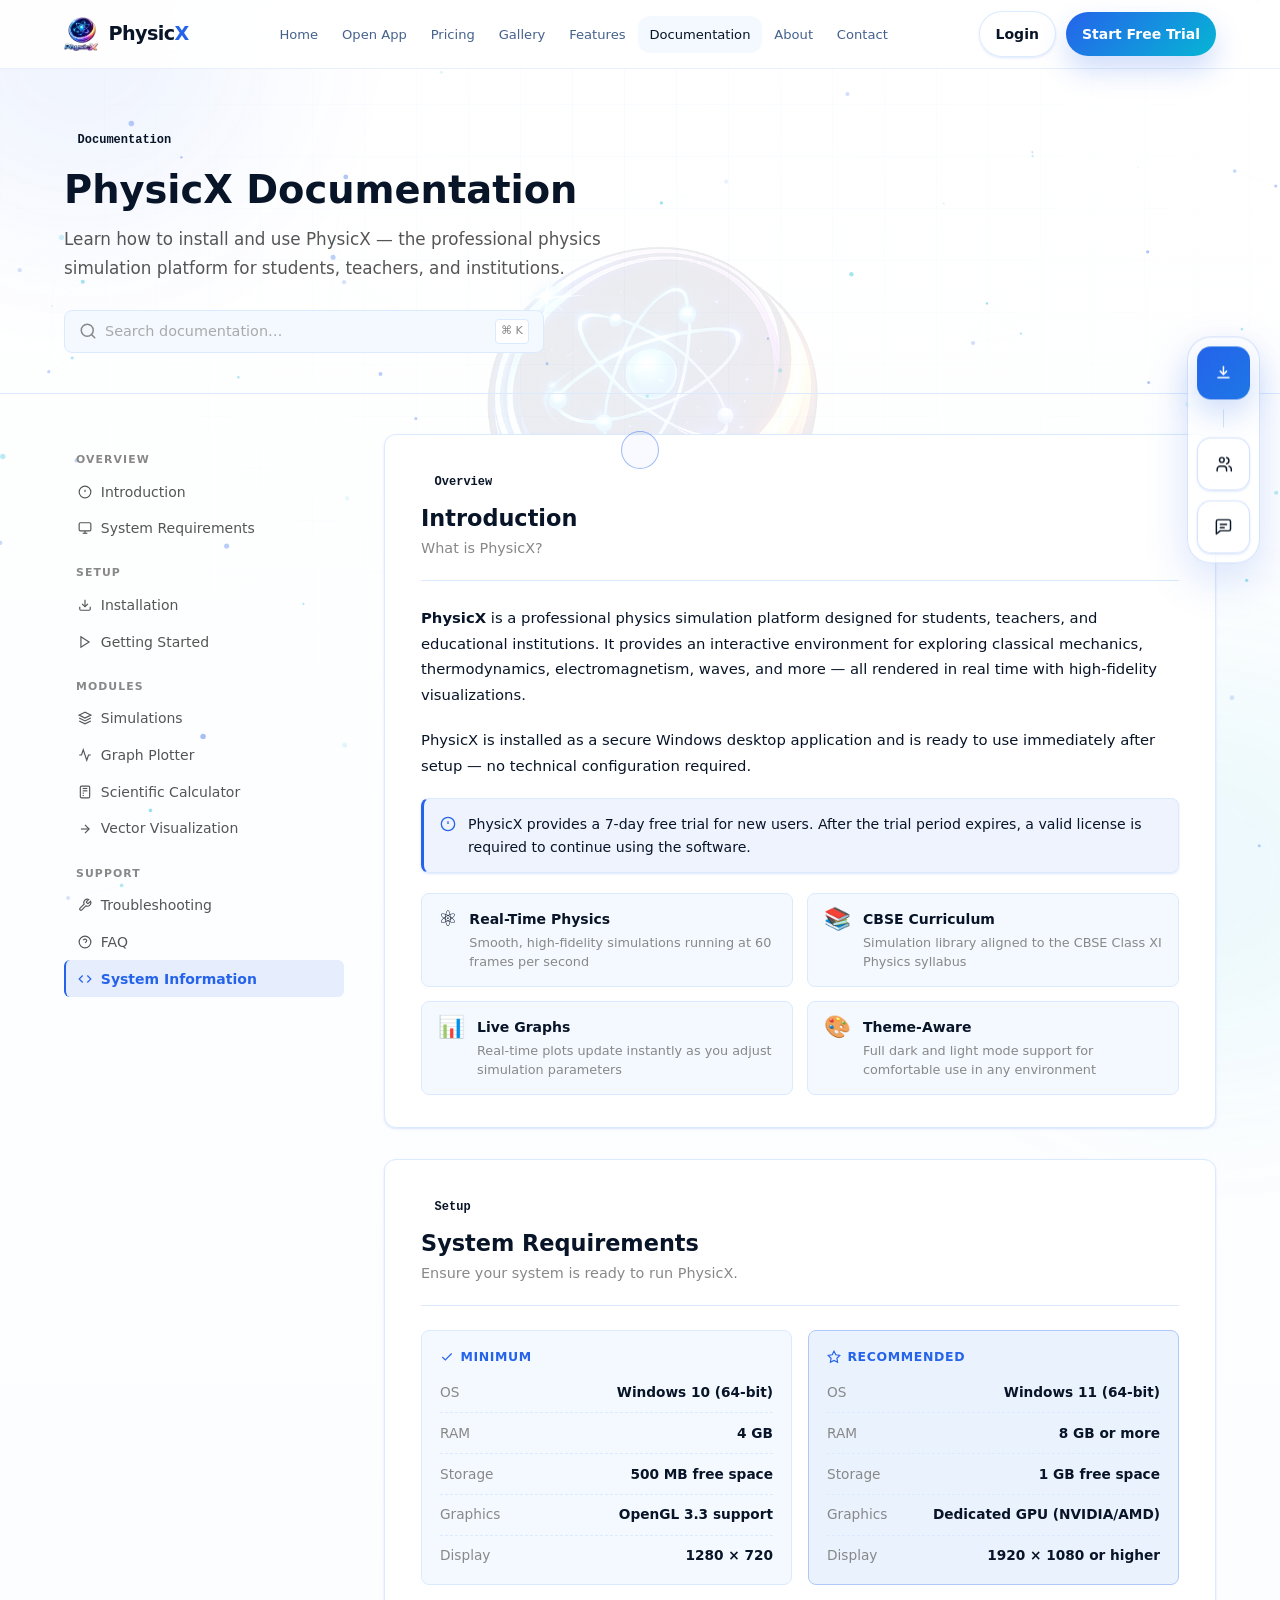
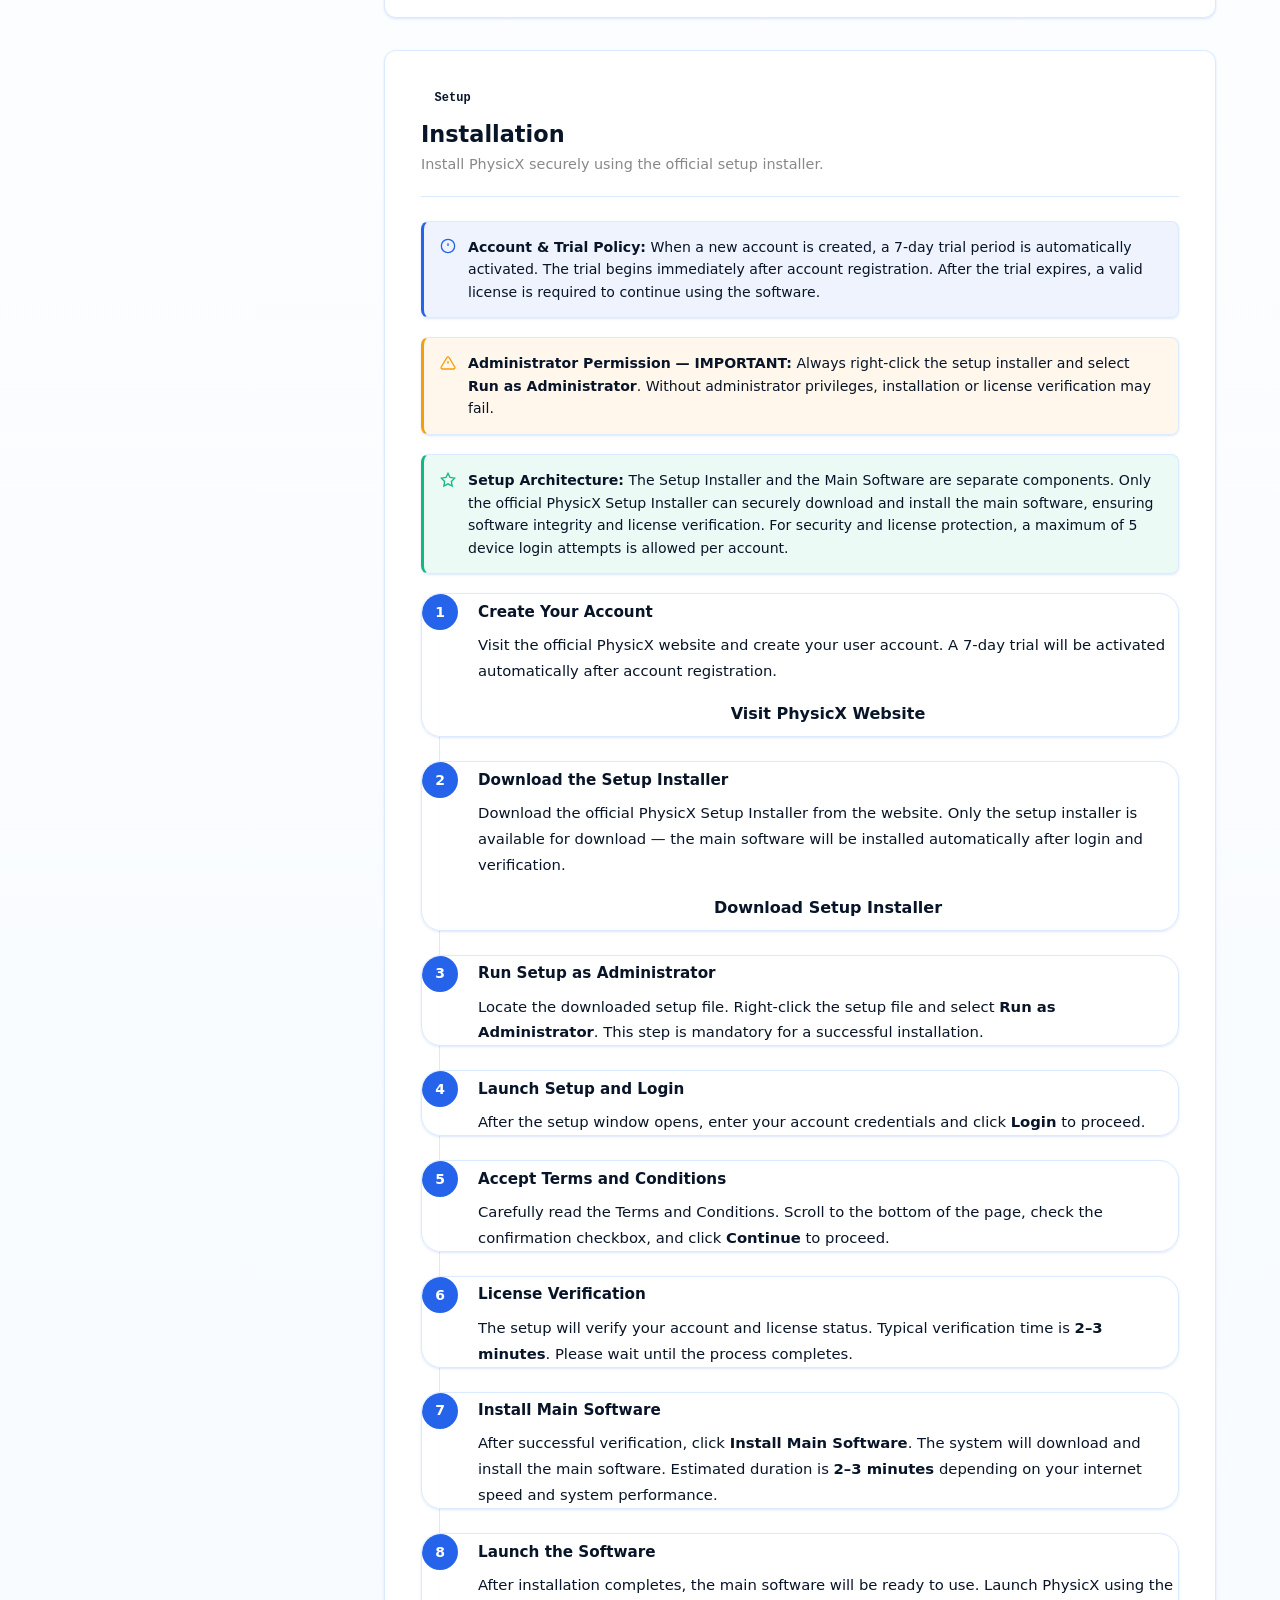
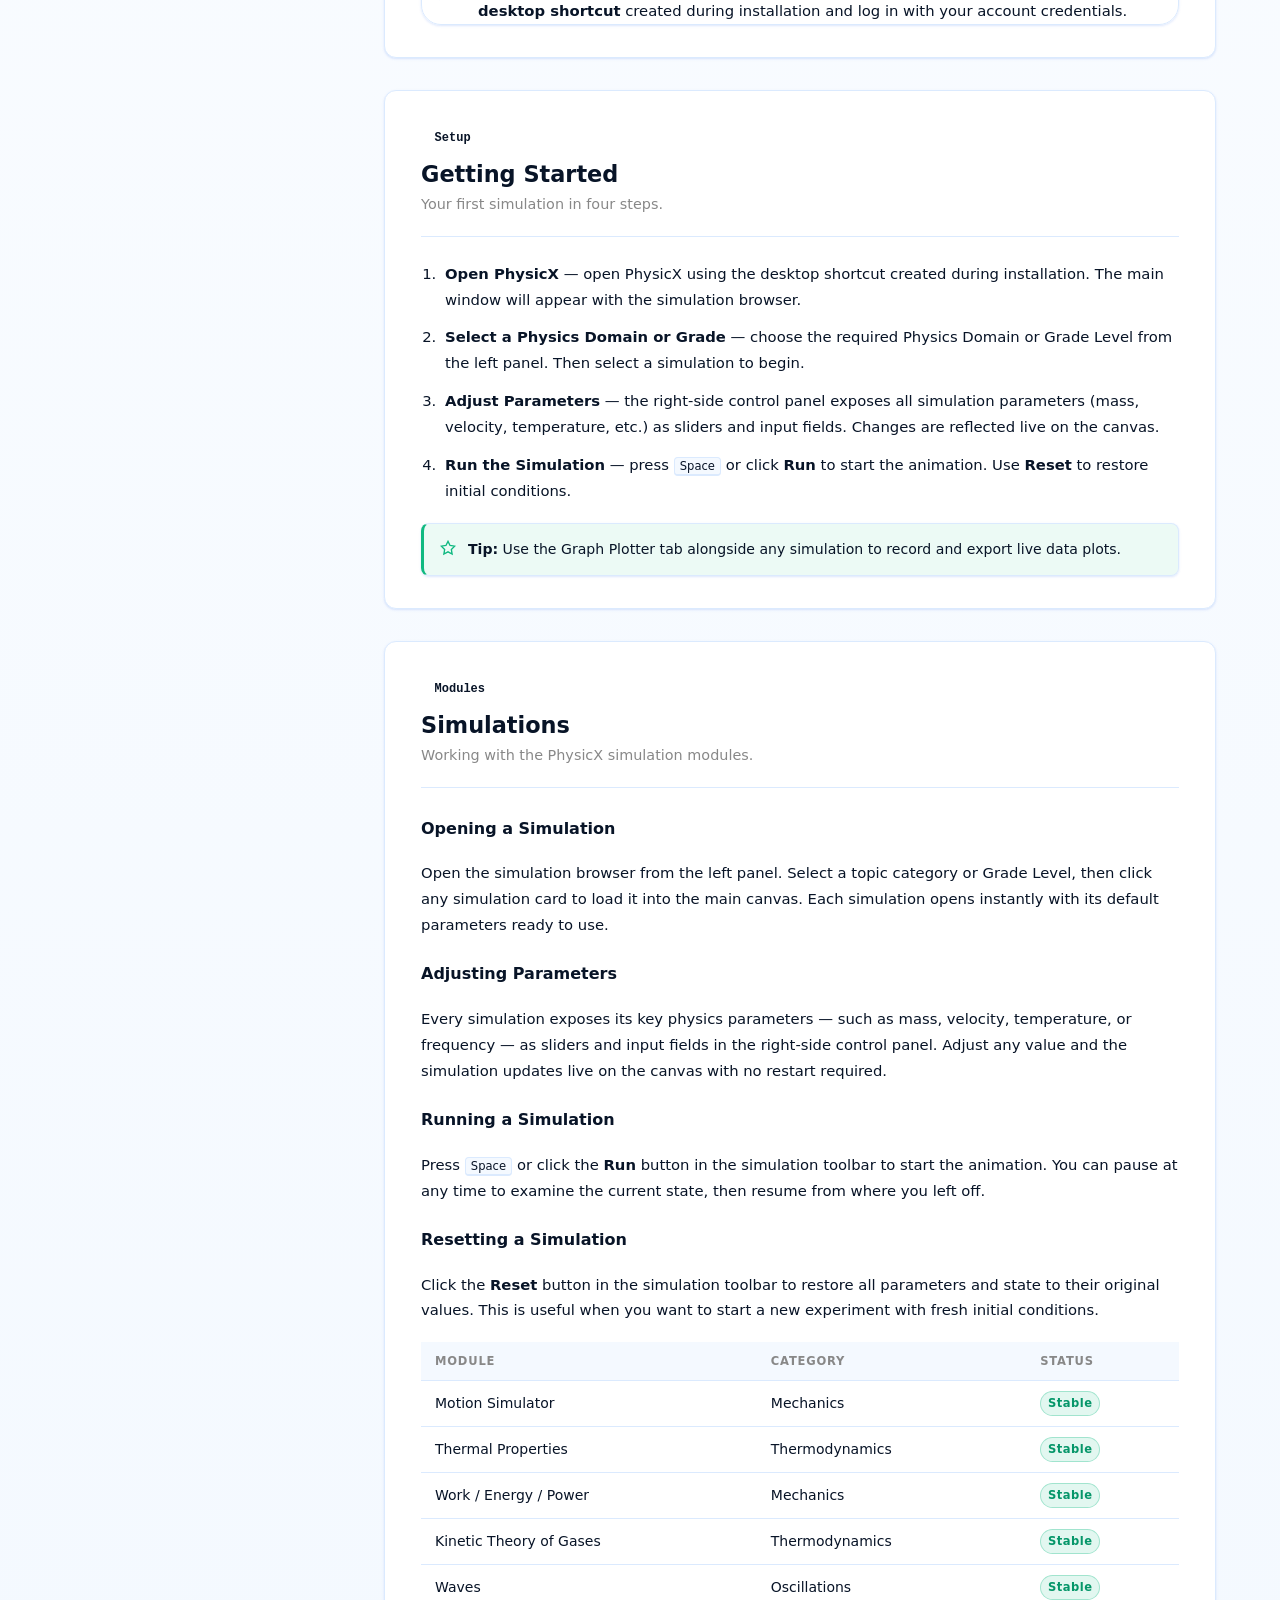
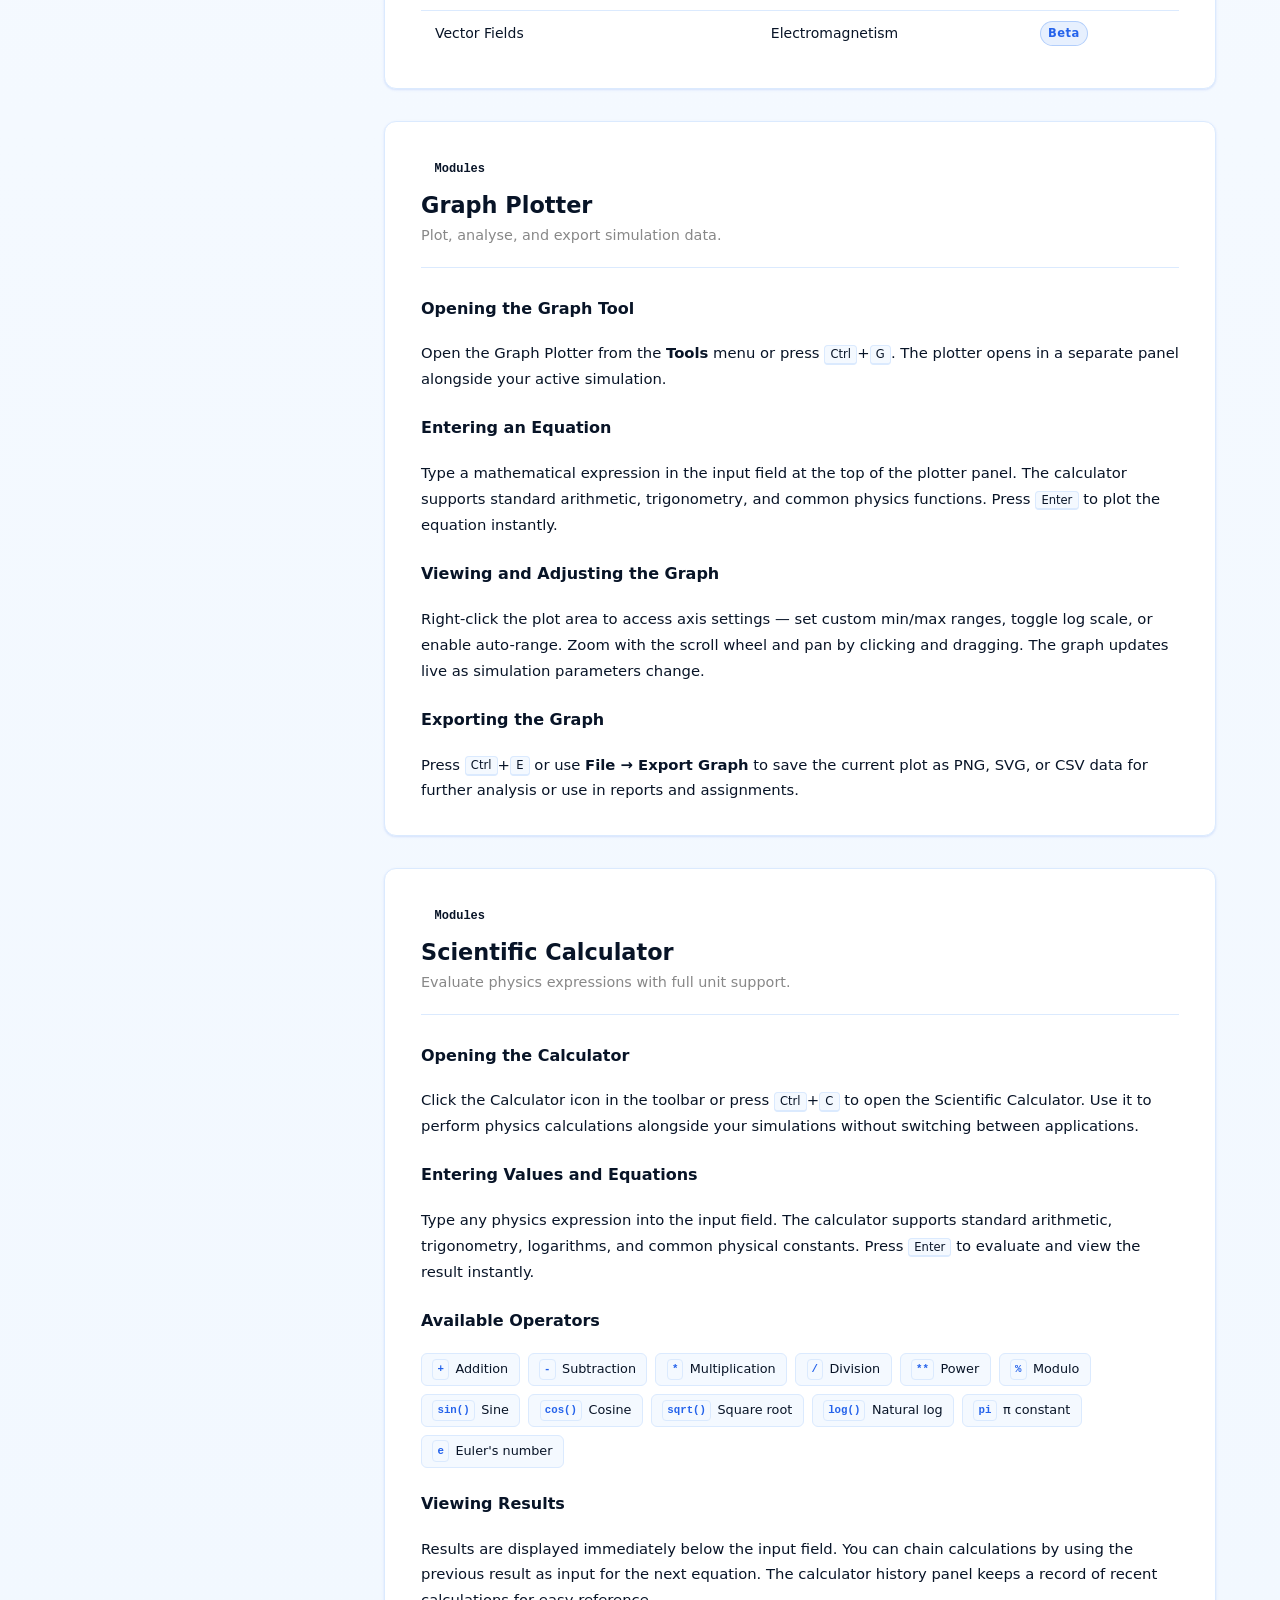
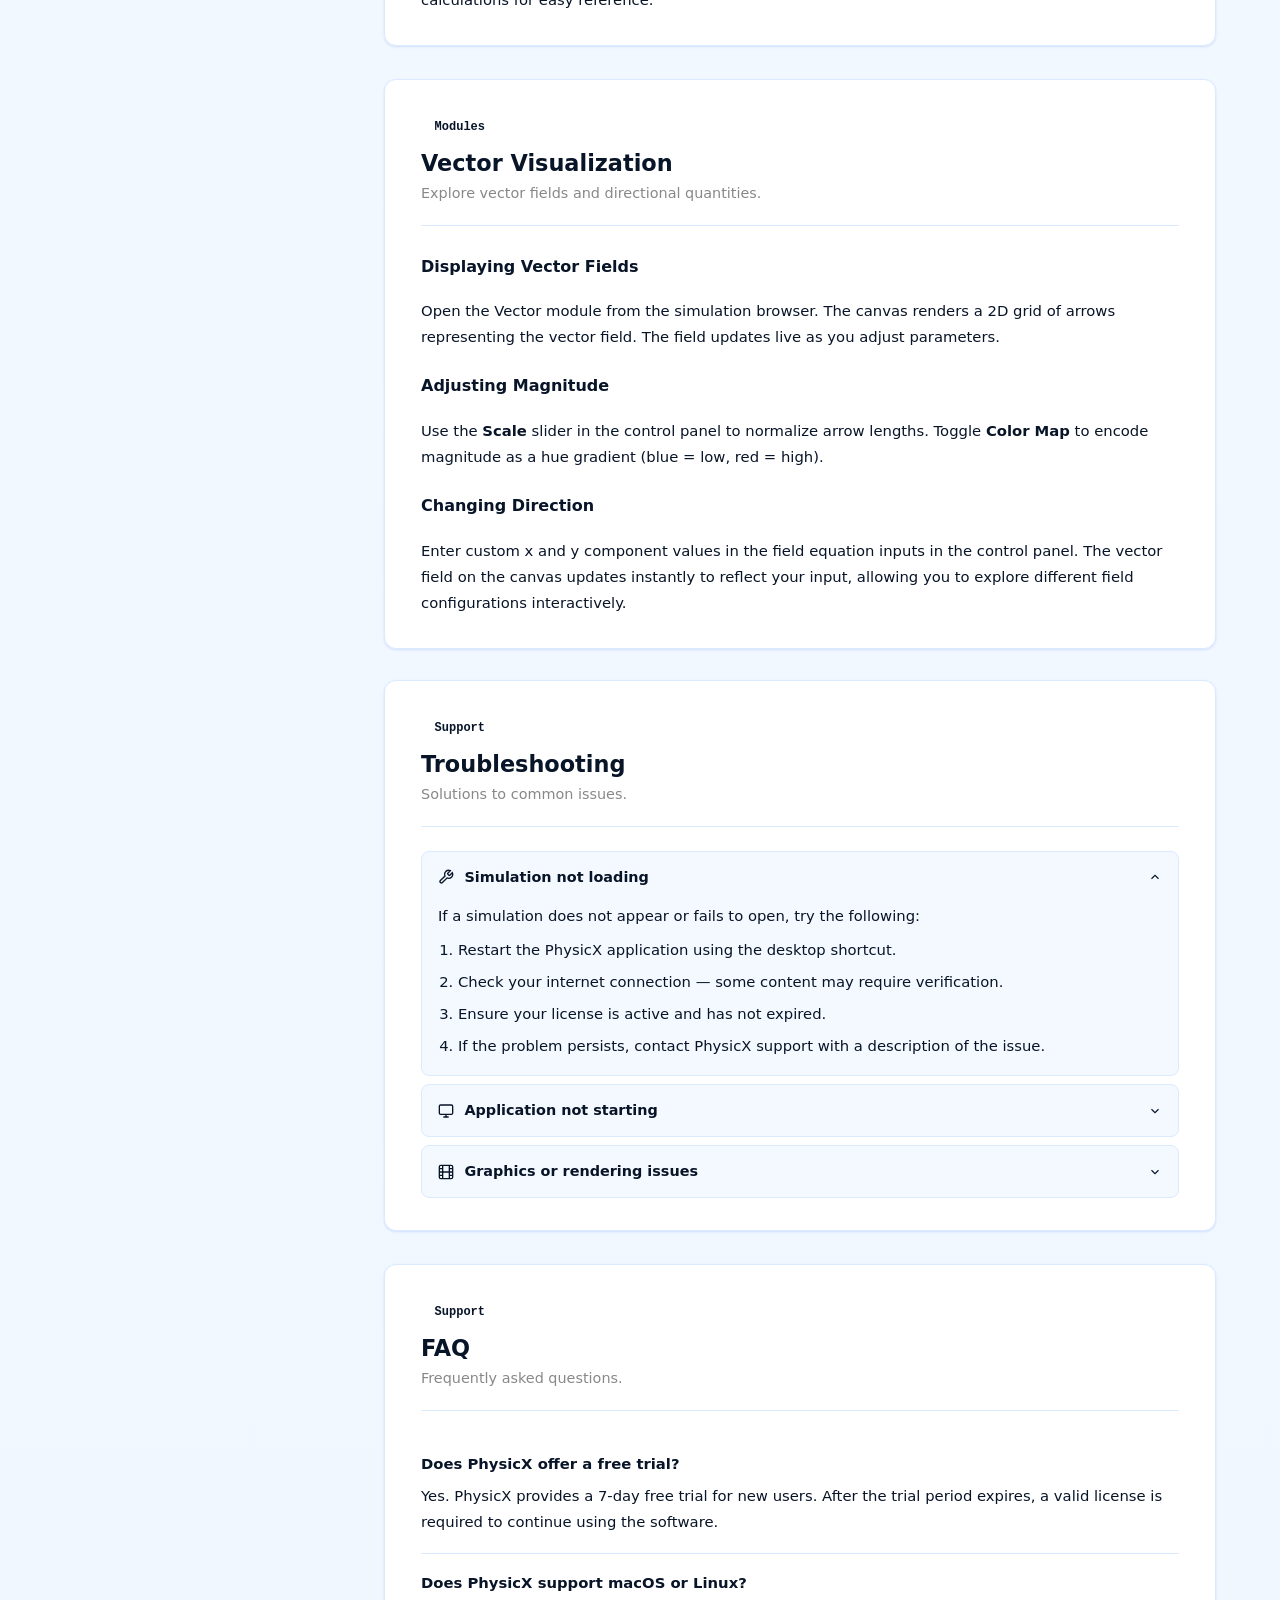
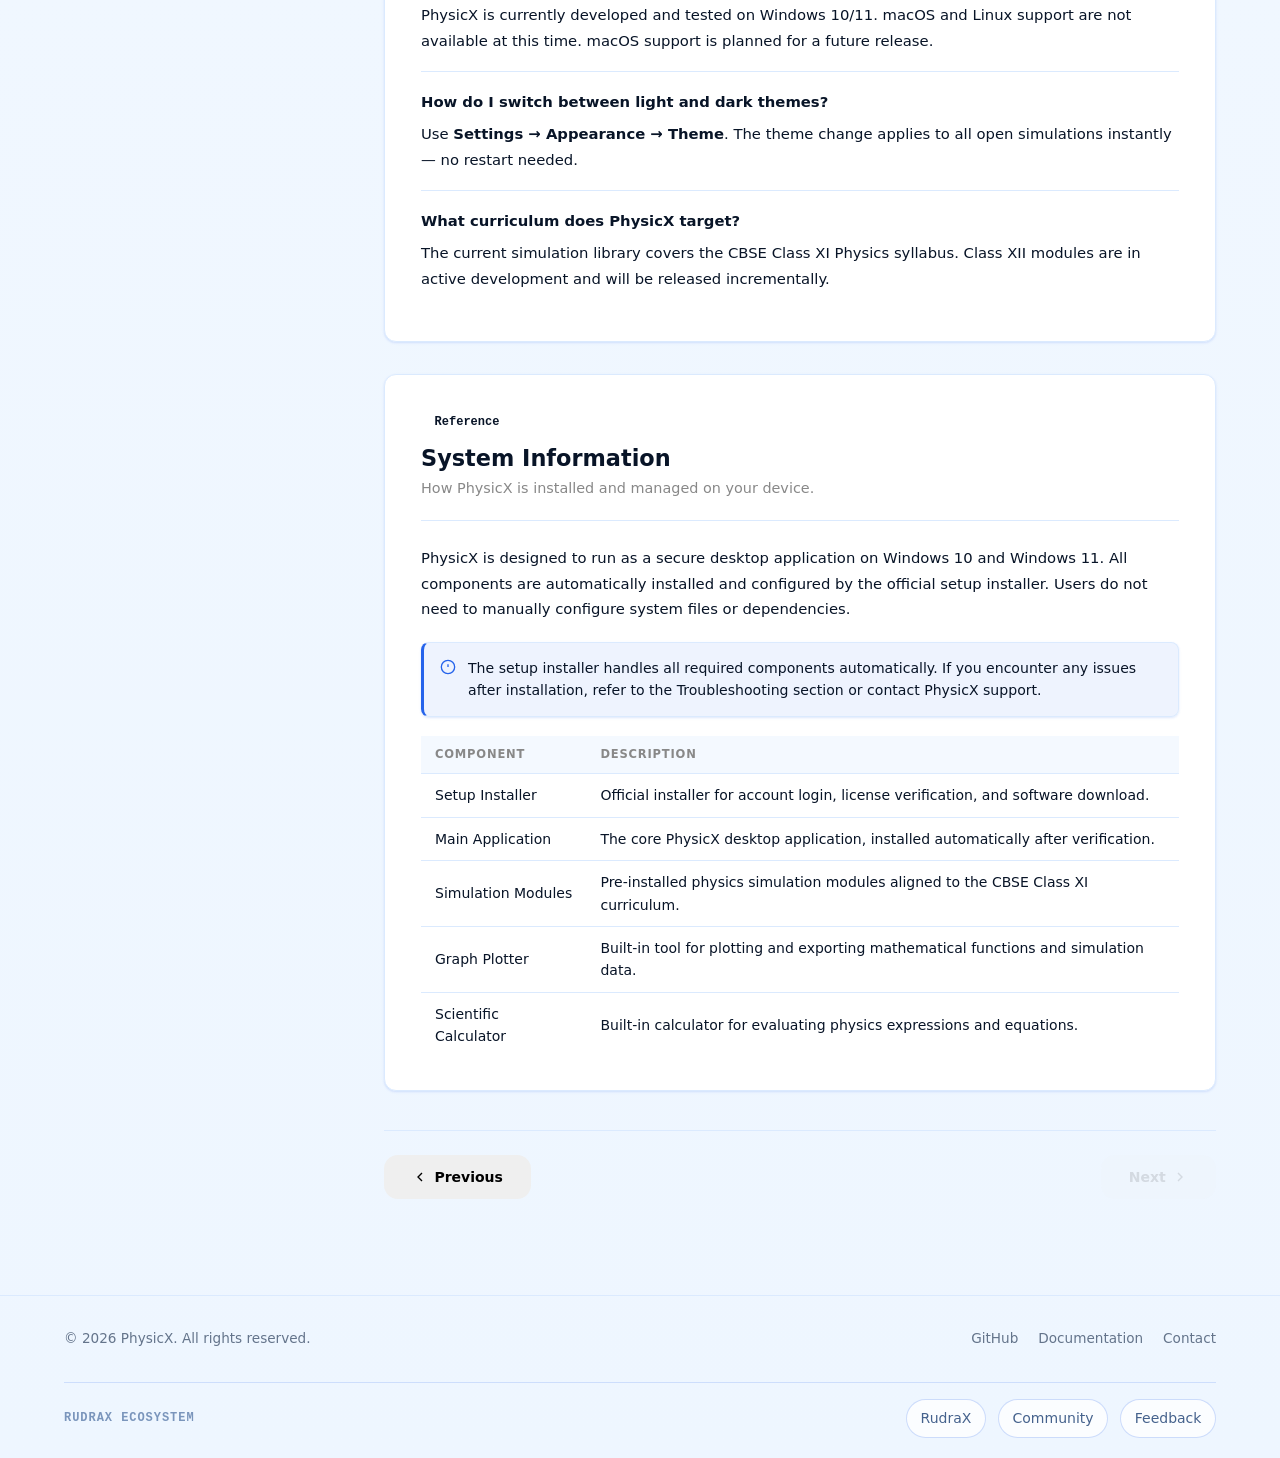
<file: docs/documentation.html>
<!DOCTYPE html>
<html lang="en">
<head>
  <meta charset="UTF-8" />
  <meta name="viewport" content="width=device-width, initial-scale=1.0" />
  <title>Documentation — PhysicX</title>
  <link rel="icon" type="image/png" href="../assets/icon/logo.png">
  <link rel="stylesheet" href="../shared.css" />
  <link rel="stylesheet" href="documentation.css" />
</head>
<body>

<!-- ═══ UNIVERSAL NAV ═══ -->
<nav class="site-nav" id="site-nav">
  <div class="nav-inner">
    <a href="/index.html" class="nav-logo" aria-label="PhysicX Home">
      <img src="../assets/icon/logo.png"       alt="PhysicX Logo"       style="height:34px;">
      <span class="nav-logo-text">Physic<span>X</span></span>
    </a>
    <ul class="nav-links" id="nav-links" role="list">
      <li><a href="/index.html">Home</a></li>
      <li><a href="/pricing.html">Pricing</a></li>
      <li><a href="/gallery/gallery.html">Gallery</a></li>
      <li><a href="/index.html#features">Features</a></li>
      <li><a href="/docs/index.html">Documentation</a></li>
      <li><a href="/about/about.html">About</a></li>
      <li><a href="/contacts/contact.html">Contact</a></li>
      <li><a href="/index.html#download-section" class="nav-download">Download</a></li>
    </ul>
    <button class="nav-hamburger" id="nav-hamburger" aria-label="Open menu" aria-expanded="false">
      <span></span><span></span><span></span>
    </button>
  </div>
</nav>

  
  <!-- Universal Nav (nav.js populates this) -->
  <div id="nav-placeholder"></div>

  <!-- ═══════════════════════════════════════════
       HERO
  ═══════════════════════════════════════════ -->
  <section class="section doc-hero reveal">
    <div class="container">
      <div class="doc-hero__inner">
        <div class="doc-hero__label">
          <span class="badge">Documentation</span>
        </div>
        <h1 class="doc-hero__title">PhysicX Documentation</h1>
        <p class="doc-hero__desc">
          Learn how to install and use PhysicX —
          the professional physics simulation platform for students, teachers, and institutions.
        </p>

        <!-- Search Bar -->
        <div class="doc-search" role="search">
          <div class="doc-search__wrap">
            <svg class="doc-search__icon" width="18" height="18" viewBox="0 0 24 24" fill="none"
                 stroke="currentColor" stroke-width="2" stroke-linecap="round" stroke-linejoin="round">
              <circle cx="11" cy="11" r="8"/><line x1="21" y1="21" x2="16.65" y2="16.65"/>
            </svg>
            <input
              id="doc-search-input"
              class="doc-search__input"
              type="search"
              placeholder="Search documentation…"
              aria-label="Search documentation"
              autocomplete="off"
            />
            <kbd class="doc-search__kbd">⌘ K</kbd>
          </div>
          <div id="search-results" class="doc-search__results" hidden></div>
        </div>
      </div>
    </div>
  </section>

  <!-- ═══════════════════════════════════════════
       MAIN LAYOUT — SIDEBAR + CONTENT
  ═══════════════════════════════════════════ -->
  <div class="container">
    <div class="doc-layout">

      <!-- ── SIDEBAR ─────────────────────────── -->
      <aside class="doc-sidebar" id="doc-sidebar" aria-label="Documentation navigation">

        <!-- Mobile toggle -->
        <button class="doc-sidebar__toggle" id="sidebar-toggle" aria-expanded="false"
                aria-controls="sidebar-nav">
          <svg width="18" height="18" viewBox="0 0 24 24" fill="none"
               stroke="currentColor" stroke-width="2" stroke-linecap="round" stroke-linejoin="round">
            <line x1="3" y1="6"  x2="21" y2="6"/>
            <line x1="3" y1="12" x2="21" y2="12"/>
            <line x1="3" y1="18" x2="21" y2="18"/>
          </svg>
          <span>On this page</span>
          <svg class="doc-sidebar__chevron" width="14" height="14" viewBox="0 0 24 24" fill="none"
               stroke="currentColor" stroke-width="2" stroke-linecap="round" stroke-linejoin="round">
            <polyline points="6 9 12 15 18 9"/>
          </svg>
        </button>

        <nav id="sidebar-nav" class="doc-sidebar__nav">
          <ul class="doc-sidebar__list">

            <li class="doc-sidebar__group-label">Overview</li>
            <li>
              <a href="#introduction" class="doc-sidebar__link doc-sidebar__link--active"
                 data-section="introduction">
                <svg width="14" height="14" viewBox="0 0 24 24" fill="none"
                     stroke="currentColor" stroke-width="2"><circle cx="12" cy="12" r="10"/>
                  <line x1="12" y1="8" x2="12" y2="12"/><line x1="12" y1="16" x2="12.01" y2="16"/></svg>
                Introduction
              </a>
            </li>
            <li>
              <a href="#system-requirements" class="doc-sidebar__link"
                 data-section="system-requirements">
                <svg width="14" height="14" viewBox="0 0 24 24" fill="none"
                     stroke="currentColor" stroke-width="2"><rect x="2" y="3" width="20" height="14" rx="2"/>
                  <line x1="8" y1="21" x2="16" y2="21"/><line x1="12" y1="17" x2="12" y2="21"/></svg>
                System Requirements
              </a>
            </li>

            <li class="doc-sidebar__group-label">Setup</li>
            <li>
              <a href="#installation" class="doc-sidebar__link" data-section="installation">
                <svg width="14" height="14" viewBox="0 0 24 24" fill="none"
                     stroke="currentColor" stroke-width="2"><path d="M21 15v4a2 2 0 0 1-2 2H5a2 2 0 0 1-2-2v-4"/>
                  <polyline points="7 10 12 15 17 10"/><line x1="12" y1="15" x2="12" y2="3"/></svg>
                Installation
              </a>
            </li>
            <li>
              <a href="#getting-started" class="doc-sidebar__link" data-section="getting-started">
                <svg width="14" height="14" viewBox="0 0 24 24" fill="none"
                     stroke="currentColor" stroke-width="2"><polygon points="5 3 19 12 5 21 5 3"/></svg>
                Getting Started
              </a>
            </li>

            <li class="doc-sidebar__group-label">Modules</li>
            <li>
              <a href="#simulations" class="doc-sidebar__link" data-section="simulations">
                <svg width="14" height="14" viewBox="0 0 24 24" fill="none"
                     stroke="currentColor" stroke-width="2"><path d="M12 2L2 7l10 5 10-5-10-5z"/>
                  <path d="M2 17l10 5 10-5"/><path d="M2 12l10 5 10-5"/></svg>
                Simulations
              </a>
            </li>
            <li>
              <a href="#graph-plotter" class="doc-sidebar__link" data-section="graph-plotter">
                <svg width="14" height="14" viewBox="0 0 24 24" fill="none"
                     stroke="currentColor" stroke-width="2"><polyline points="22 12 18 12 15 21 9 3 6 12 2 12"/></svg>
                Graph Plotter
              </a>
            </li>
            <li>
              <a href="#scientific-calculator" class="doc-sidebar__link"
                 data-section="scientific-calculator">
                <svg width="14" height="14" viewBox="0 0 24 24" fill="none"
                     stroke="currentColor" stroke-width="2"><rect x="4" y="2" width="16" height="20" rx="2"/>
                  <line x1="8" y1="6" x2="16" y2="6"/><line x1="8" y1="10" x2="16" y2="10"/>
                  <line x1="8" y1="14" x2="10" y2="14"/><line x1="8" y1="18" x2="10" y2="18"/></svg>
                Scientific Calculator
              </a>
            </li>
            <li>
              <a href="#vector-visualization" class="doc-sidebar__link"
                 data-section="vector-visualization">
                <svg width="14" height="14" viewBox="0 0 24 24" fill="none"
                     stroke="currentColor" stroke-width="2"><line x1="5" y1="12" x2="19" y2="12"/>
                  <polyline points="12 5 19 12 12 19"/></svg>
                Vector Visualization
              </a>
            </li>

            <li class="doc-sidebar__group-label">Support</li>
            <li>
              <a href="#troubleshooting" class="doc-sidebar__link" data-section="troubleshooting">
                <svg width="14" height="14" viewBox="0 0 24 24" fill="none"
                     stroke="currentColor" stroke-width="2"><path d="M14.7 6.3a1 1 0 0 0 0 1.4l1.6 1.6a1 1 0 0 0 1.4 0l3.77-3.77a6 6 0 0 1-7.94 7.94l-6.91 6.91a2.12 2.12 0 0 1-3-3l6.91-6.91a6 6 0 0 1 7.94-7.94l-3.76 3.76z"/></svg>
                Troubleshooting
              </a>
            </li>
            <li>
              <a href="#faq" class="doc-sidebar__link" data-section="faq">
                <svg width="14" height="14" viewBox="0 0 24 24" fill="none"
                     stroke="currentColor" stroke-width="2"><circle cx="12" cy="12" r="10"/>
                  <path d="M9.09 9a3 3 0 0 1 5.83 1c0 2-3 3-3 3"/><line x1="12" y1="17" x2="12.01" y2="17"/></svg>
                FAQ
              </a>
            </li>
            <li>
              <a href="#api-reference" class="doc-sidebar__link" data-section="api-reference">
                <svg width="14" height="14" viewBox="0 0 24 24" fill="none"
                     stroke="currentColor" stroke-width="2"><polyline points="16 18 22 12 16 6"/>
                  <polyline points="8 6 2 12 8 18"/></svg>
                System Information
              </a>
            </li>

          </ul>
        </nav>
      </aside>

      <!-- ── CONTENT AREA ───────────────────── -->
      <main class="doc-content" id="doc-content">

        <!-- ── INTRODUCTION ── -->
        <article class="doc-section card reveal" id="introduction" data-doc-section>
          <div class="doc-section__header">
            <div class="doc-section__eyebrow">
              <span class="badge">Overview</span>
            </div>
            <h2 class="doc-section__title">Introduction</h2>
            <p class="doc-section__subtitle">What is PhysicX?</p>
          </div>
          <div class="doc-section__body">
            <p>
              <strong>PhysicX</strong> is a professional physics simulation platform designed for
              students, teachers, and educational institutions. It provides an interactive environment for
              exploring classical mechanics, thermodynamics, electromagnetism, waves, and more —
              all rendered in real time with high-fidelity visualizations.
            </p>
            <p>
              PhysicX is installed as a secure Windows desktop application and is ready to use
              immediately after setup — no technical configuration required.
            </p>
            <div class="doc-callout doc-callout--info">
              <svg width="16" height="16" viewBox="0 0 24 24" fill="none"
                   stroke="currentColor" stroke-width="2"><circle cx="12" cy="12" r="10"/>
                <line x1="12" y1="8" x2="12" y2="12"/><line x1="12" y1="16" x2="12.01" y2="16"/></svg>
              <span>PhysicX provides a 7-day free trial for new users. After the trial period expires, a valid license is required to continue using the software.</span>
            </div>
            <div class="doc-feature-grid">
              <div class="doc-feature-card">
                <div class="doc-feature-card__icon">⚛</div>
                <div class="doc-feature-card__text">
                  <strong>Real-Time Physics</strong>
                  <span>Smooth, high-fidelity simulations running at 60 frames per second</span>
                </div>
              </div>
              <div class="doc-feature-card">
                <div class="doc-feature-card__icon">📚</div>
                <div class="doc-feature-card__text">
                  <strong>CBSE Curriculum</strong>
                  <span>Simulation library aligned to the CBSE Class XI Physics syllabus</span>
                </div>
              </div>
              <div class="doc-feature-card">
                <div class="doc-feature-card__icon">📊</div>
                <div class="doc-feature-card__text">
                  <strong>Live Graphs</strong>
                  <span>Real-time plots update instantly as you adjust simulation parameters</span>
                </div>
              </div>
              <div class="doc-feature-card">
                <div class="doc-feature-card__icon">🎨</div>
                <div class="doc-feature-card__text">
                  <strong>Theme-Aware</strong>
                  <span>Full dark and light mode support for comfortable use in any environment</span>
                </div>
              </div>
            </div>
          </div>
        </article>

        <!-- ── SYSTEM REQUIREMENTS ── -->
        <article class="doc-section card reveal reveal-delay-1" id="system-requirements" data-doc-section>
          <div class="doc-section__header">
            <div class="doc-section__eyebrow">
              <span class="badge">Setup</span>
            </div>
            <h2 class="doc-section__title">System Requirements</h2>
            <p class="doc-section__subtitle">Ensure your system is ready to run PhysicX.</p>
          </div>
          <div class="doc-section__body">
            <div class="doc-req-grid">
              <div class="doc-req-block doc-req-block--min">
                <div class="doc-req-block__label">
                  <svg width="14" height="14" viewBox="0 0 24 24" fill="none"
                       stroke="currentColor" stroke-width="2"><polyline points="20 6 9 17 4 12"/></svg>
                  Minimum
                </div>
                <ul class="doc-req-list">
                  <li>
                    <span class="doc-req-list__key">OS</span>
                    <span class="doc-req-list__val">Windows 10 (64-bit)</span>
                  </li>
                  <li>
                    <span class="doc-req-list__key">RAM</span>
                    <span class="doc-req-list__val">4 GB</span>
                  </li>
                  <li>
                    <span class="doc-req-list__key">Storage</span>
                    <span class="doc-req-list__val">500 MB free space</span>
                  </li>
                  <li>
                    <span class="doc-req-list__key">Graphics</span>
                    <span class="doc-req-list__val">OpenGL 3.3 support</span>
                  </li>
                  <li>
                    <span class="doc-req-list__key">Display</span>
                    <span class="doc-req-list__val">1280 × 720</span>
                  </li>
                </ul>
              </div>
              <div class="doc-req-block doc-req-block--rec">
                <div class="doc-req-block__label">
                  <svg width="14" height="14" viewBox="0 0 24 24" fill="none"
                       stroke="currentColor" stroke-width="2"><polygon points="12 2 15.09 8.26 22 9.27 17 14.14 18.18 21.02 12 17.77 5.82 21.02 7 14.14 2 9.27 8.91 8.26 12 2"/></svg>
                  Recommended
                </div>
                <ul class="doc-req-list">
                  <li>
                    <span class="doc-req-list__key">OS</span>
                    <span class="doc-req-list__val">Windows 11 (64-bit)</span>
                  </li>
                  <li>
                    <span class="doc-req-list__key">RAM</span>
                    <span class="doc-req-list__val">8 GB or more</span>
                  </li>
                  <li>
                    <span class="doc-req-list__key">Storage</span>
                    <span class="doc-req-list__val">1 GB free space</span>
                  </li>
                  <li>
                    <span class="doc-req-list__key">Graphics</span>
                    <span class="doc-req-list__val">Dedicated GPU (NVIDIA/AMD)</span>
                  </li>
                  <li>
                    <span class="doc-req-list__key">Display</span>
                    <span class="doc-req-list__val">1920 × 1080 or higher</span>
                  </li>
                </ul>
              </div>
            </div>
          </div>
        </article>

        <!-- ── INSTALLATION ── -->
        <article class="doc-section card reveal" id="installation" data-doc-section>
          <div class="doc-section__header">
            <div class="doc-section__eyebrow">
              <span class="badge">Setup</span>
            </div>
            <h2 class="doc-section__title">Installation</h2>
            <p class="doc-section__subtitle">Install PhysicX securely using the official setup installer.</p>
          </div>
          <div class="doc-section__body">

            <div class="doc-callout doc-callout--info">
              <svg width="16" height="16" viewBox="0 0 24 24" fill="none"
                   stroke="currentColor" stroke-width="2"><circle cx="12" cy="12" r="10"/>
                <line x1="12" y1="8" x2="12" y2="12"/><line x1="12" y1="16" x2="12.01" y2="16"/></svg>
              <span><strong>Account &amp; Trial Policy:</strong> When a new account is created, a 7-day trial period is automatically activated. The trial begins immediately after account registration. After the trial expires, a valid license is required to continue using the software.</span>
            </div>

            <div class="doc-callout doc-callout--warning">
              <svg width="16" height="16" viewBox="0 0 24 24" fill="none"
                   stroke="currentColor" stroke-width="2"><path d="M10.29 3.86L1.82 18a2 2 0 0 0 1.71 3h16.94a2 2 0 0 0 1.71-3L13.71 3.86a2 2 0 0 0-3.42 0z"/>
                <line x1="12" y1="9" x2="12" y2="13"/><line x1="12" y1="17" x2="12.01" y2="17"/></svg>
              <span>
                <strong>Administrator Permission — IMPORTANT:</strong> Always right-click the setup installer and select <strong>Run as Administrator</strong>. Without administrator privileges, installation or license verification may fail.
              </span>
            </div>

            <div class="doc-callout doc-callout--tip">
              <svg width="16" height="16" viewBox="0 0 24 24" fill="none"
                   stroke="currentColor" stroke-width="2"><polygon points="12 2 15.09 8.26 22 9.27 17 14.14 18.18 21.02 12 17.77 5.82 21.02 7 14.14 2 9.27 8.91 8.26 12 2"/></svg>
              <span><strong>Setup Architecture:</strong> The Setup Installer and the Main Software are separate components. Only the official PhysicX Setup Installer can securely download and install the main software, ensuring software integrity and license verification. For security and license protection, a maximum of 5 device login attempts is allowed per account.</span>
            </div>

            <div class="doc-steps">
              <div class="doc-step">
                <div class="doc-step__num">1</div>
                <div class="doc-step__body">
                  <h4>Create Your Account</h4>
                  <p>
                    Visit the official PhysicX website and create your user account.
                    A 7-day trial will be activated automatically after account registration.
                  </p>
                  <a href="/index.html#download-section" class="btn">Visit PhysicX Website</a>
                </div>
              </div>

              <div class="doc-step">
                <div class="doc-step__num">2</div>
                <div class="doc-step__body">
                  <h4>Download the Setup Installer</h4>
                  <p>
                    Download the official PhysicX Setup Installer from the website.
                    Only the setup installer is available for download — the main software will be
                    installed automatically after login and verification.
                  </p>
                  <a href="/index.html#download-section" class="btn">Download Setup Installer</a>
                </div>
              </div>

              <div class="doc-step">
                <div class="doc-step__num">3</div>
                <div class="doc-step__body">
                  <h4>Run Setup as Administrator</h4>
                  <p>
                    Locate the downloaded setup file. Right-click the setup file and select
                    <strong>Run as Administrator</strong>. This step is mandatory for a successful installation.
                  </p>
                </div>
              </div>

              <div class="doc-step">
                <div class="doc-step__num">4</div>
                <div class="doc-step__body">
                  <h4>Launch Setup and Login</h4>
                  <p>
                    After the setup window opens, enter your account credentials and click
                    <strong>Login</strong> to proceed.
                  </p>
                </div>
              </div>

              <div class="doc-step">
                <div class="doc-step__num">5</div>
                <div class="doc-step__body">
                  <h4>Accept Terms and Conditions</h4>
                  <p>
                    Carefully read the Terms and Conditions. Scroll to the bottom of the page,
                    check the confirmation checkbox, and click <strong>Continue</strong> to proceed.
                  </p>
                </div>
              </div>

              <div class="doc-step">
                <div class="doc-step__num">6</div>
                <div class="doc-step__body">
                  <h4>License Verification</h4>
                  <p>
                    The setup will verify your account and license status. Typical verification
                    time is <strong>2–3 minutes</strong>. Please wait until the process completes.
                  </p>
                </div>
              </div>

              <div class="doc-step">
                <div class="doc-step__num">7</div>
                <div class="doc-step__body">
                  <h4>Install Main Software</h4>
                  <p>
                    After successful verification, click <strong>Install Main Software</strong>.
                    The system will download and install the main software. Estimated duration is
                    <strong>2–3 minutes</strong> depending on your internet speed and system performance.
                  </p>
                </div>
              </div>

              <div class="doc-step">
                <div class="doc-step__num">8</div>
                <div class="doc-step__body">
                  <h4>Launch the Software</h4>
                  <p>
                    After installation completes, the main software will be ready to use.
                    Launch PhysicX using the <strong>desktop shortcut</strong> created during
                    installation and log in with your account credentials.
                  </p>
                </div>
              </div>
            </div>
        </article>

        <!-- ── GETTING STARTED ── -->
        <article class="doc-section card reveal" id="getting-started" data-doc-section>
          <div class="doc-section__header">
            <div class="doc-section__eyebrow">
              <span class="badge">Setup</span>
            </div>
            <h2 class="doc-section__title">Getting Started</h2>
            <p class="doc-section__subtitle">Your first simulation in four steps.</p>
          </div>
          <div class="doc-section__body">
            <ol class="doc-ordered-steps">
              <li>
                <strong>Open PhysicX</strong> — open PhysicX using the desktop shortcut created during installation.
                The main window will appear with the simulation browser.
              </li>
              <li>
                <strong>Select a Physics Domain or Grade</strong> — choose the required Physics Domain or Grade Level
                from the left panel. Then select a simulation to begin.
              </li>
              <li>
                <strong>Adjust Parameters</strong> — the right-side control panel exposes all
                simulation parameters (mass, velocity, temperature, etc.) as sliders and input
                fields. Changes are reflected live on the canvas.
              </li>
              <li>
                <strong>Run the Simulation</strong> — press <kbd>Space</kbd> or click
                <strong>Run</strong> to start the animation. Use <strong>Reset</strong> to
                restore initial conditions.
              </li>
            </ol>

            <div class="doc-callout doc-callout--tip">
              <svg width="16" height="16" viewBox="0 0 24 24" fill="none"
                   stroke="currentColor" stroke-width="2"><polygon points="12 2 15.09 8.26 22 9.27 17 14.14 18.18 21.02 12 17.77 5.82 21.02 7 14.14 2 9.27 8.91 8.26 12 2"/></svg>
              <span>
                <strong>Tip:</strong> Use the Graph Plotter tab alongside any simulation to
                record and export live data plots.
              </span>
            </div>
          </div>
        </article>

        <!-- ── SIMULATIONS ── -->
        <article class="doc-section card reveal" id="simulations" data-doc-section>
          <div class="doc-section__header">
            <div class="doc-section__eyebrow">
              <span class="badge">Modules</span>
            </div>
            <h2 class="doc-section__title">Simulations</h2>
            <p class="doc-section__subtitle">Working with the PhysicX simulation modules.</p>
          </div>
          <div class="doc-section__body">

            <h3>Opening a Simulation</h3>
            <p>
              Open the simulation browser from the left panel. Select a topic category or Grade Level,
              then click any simulation card to load it into the main canvas. Each simulation opens
              instantly with its default parameters ready to use.
            </p>

            <h3>Adjusting Parameters</h3>
            <p>
              Every simulation exposes its key physics parameters — such as mass, velocity, temperature,
              or frequency — as sliders and input fields in the right-side control panel. Adjust any
              value and the simulation updates live on the canvas with no restart required.
            </p>

            <h3>Running a Simulation</h3>
            <p>
              Press <kbd>Space</kbd> or click the <strong>Run</strong> button in the simulation toolbar
              to start the animation. You can pause at any time to examine the current state, then
              resume from where you left off.
            </p>

            <h3>Resetting a Simulation</h3>
            <p>
              Click the <strong>Reset</strong> button in the simulation toolbar to restore all
              parameters and state to their original values. This is useful when you want to start
              a new experiment with fresh initial conditions.
            </p>

            <div class="doc-module-table">
              <table>
                <thead>
                  <tr>
                    <th>Module</th>
                    <th>Category</th>
                    <th>Status</th>
                  </tr>
                </thead>
                <tbody>
                  <tr><td>Motion Simulator</td><td>Mechanics</td><td><span class="doc-badge doc-badge--green">Stable</span></td></tr>
                  <tr><td>Thermal Properties</td><td>Thermodynamics</td><td><span class="doc-badge doc-badge--green">Stable</span></td></tr>
                  <tr><td>Work / Energy / Power</td><td>Mechanics</td><td><span class="doc-badge doc-badge--green">Stable</span></td></tr>
                  <tr><td>Kinetic Theory of Gases</td><td>Thermodynamics</td><td><span class="doc-badge doc-badge--green">Stable</span></td></tr>
                  <tr><td>Waves</td><td>Oscillations</td><td><span class="doc-badge doc-badge--green">Stable</span></td></tr>
                  <tr><td>Vector Fields</td><td>Electromagnetism</td><td><span class="doc-badge doc-badge--blue">Beta</span></td></tr>
                </tbody>
              </table>
            </div>

          </div>
        </article>

        <!-- ── GRAPH PLOTTER ── -->
        <article class="doc-section card reveal" id="graph-plotter" data-doc-section>
          <div class="doc-section__header">
            <div class="doc-section__eyebrow">
              <span class="badge">Modules</span>
            </div>
            <h2 class="doc-section__title">Graph Plotter</h2>
            <p class="doc-section__subtitle">Plot, analyse, and export simulation data.</p>
          </div>
          <div class="doc-section__body">

            <h3>Opening the Graph Tool</h3>
            <p>
              Open the Graph Plotter from the <strong>Tools</strong> menu or press
              <kbd>Ctrl</kbd>+<kbd>G</kbd>. The plotter opens in a separate panel alongside
              your active simulation.
            </p>

            <h3>Entering an Equation</h3>
            <p>
              Type a mathematical expression in the input field at the top of the plotter panel.
              The calculator supports standard arithmetic, trigonometry, and common physics
              functions. Press <kbd>Enter</kbd> to plot the equation instantly.
            </p>

            <h3>Viewing and Adjusting the Graph</h3>
            <p>
              Right-click the plot area to access axis settings — set custom min/max ranges,
              toggle log scale, or enable auto-range. Zoom with the scroll wheel and pan by
              clicking and dragging. The graph updates live as simulation parameters change.
            </p>

            <h3>Exporting the Graph</h3>
            <p>
              Press <kbd>Ctrl</kbd>+<kbd>E</kbd> or use <strong>File → Export Graph</strong> to
              save the current plot as PNG, SVG, or CSV data for further analysis or use in
              reports and assignments.
            </p>
          </div>
        </article>

        <!-- ── SCIENTIFIC CALCULATOR ── -->
        <article class="doc-section card reveal" id="scientific-calculator" data-doc-section>
          <div class="doc-section__header">
            <div class="doc-section__eyebrow">
              <span class="badge">Modules</span>
            </div>
            <h2 class="doc-section__title">Scientific Calculator</h2>
            <p class="doc-section__subtitle">Evaluate physics expressions with full unit support.</p>
          </div>
          <div class="doc-section__body">

            <h3>Opening the Calculator</h3>
            <p>
              Click the Calculator icon in the toolbar or press <kbd>Ctrl</kbd>+<kbd>C</kbd> to open
              the Scientific Calculator. Use it to perform physics calculations alongside your
              simulations without switching between applications.
            </p>

            <h3>Entering Values and Equations</h3>
            <p>
              Type any physics expression into the input field. The calculator supports standard
              arithmetic, trigonometry, logarithms, and common physical constants. Press
              <kbd>Enter</kbd> to evaluate and view the result instantly.
            </p>

            <h3>Available Operators</h3>
            <div class="doc-op-grid">
              <div class="doc-op-chip"><code>+</code> Addition</div>
              <div class="doc-op-chip"><code>-</code> Subtraction</div>
              <div class="doc-op-chip"><code>*</code> Multiplication</div>
              <div class="doc-op-chip"><code>/</code> Division</div>
              <div class="doc-op-chip"><code>**</code> Power</div>
              <div class="doc-op-chip"><code>%</code> Modulo</div>
              <div class="doc-op-chip"><code>sin()</code> Sine</div>
              <div class="doc-op-chip"><code>cos()</code> Cosine</div>
              <div class="doc-op-chip"><code>sqrt()</code> Square root</div>
              <div class="doc-op-chip"><code>log()</code> Natural log</div>
              <div class="doc-op-chip"><code>pi</code> π constant</div>
              <div class="doc-op-chip"><code>e</code> Euler's number</div>
            </div>

            <h3>Viewing Results</h3>
            <p>
              Results are displayed immediately below the input field. You can chain calculations
              by using the previous result as input for the next equation. The calculator
              history panel keeps a record of recent calculations for easy reference.
            </p>
          </div>
        </article>

        <!-- ── VECTOR VISUALIZATION ── -->
        <article class="doc-section card reveal" id="vector-visualization" data-doc-section>
          <div class="doc-section__header">
            <div class="doc-section__eyebrow">
              <span class="badge">Modules</span>
            </div>
            <h2 class="doc-section__title">Vector Visualization</h2>
            <p class="doc-section__subtitle">Explore vector fields and directional quantities.</p>
          </div>
          <div class="doc-section__body">
            <h3>Displaying Vector Fields</h3>
            <p>
              Open the Vector module from the simulation browser. The canvas renders a 2D grid of
              arrows representing the vector field. The field updates live as you adjust parameters.
            </p>

            <h3>Adjusting Magnitude</h3>
            <p>
              Use the <strong>Scale</strong> slider in the control panel to normalize arrow lengths.
              Toggle <strong>Color Map</strong> to encode magnitude as a hue gradient (blue = low,
              red = high).
            </p>

            <h3>Changing Direction</h3>
            <p>
              Enter custom x and y component values in the field equation inputs in the control panel.
              The vector field on the canvas updates instantly to reflect your input, allowing you to
              explore different field configurations interactively.
            </p>
          </div>
        </article>

        <!-- ── TROUBLESHOOTING ── -->
        <article class="doc-section card reveal" id="troubleshooting" data-doc-section>
          <div class="doc-section__header">
            <div class="doc-section__eyebrow">
              <span class="badge">Support</span>
            </div>
            <h2 class="doc-section__title">Troubleshooting</h2>
            <p class="doc-section__subtitle">Solutions to common issues.</p>
          </div>
          <div class="doc-section__body">

            <div class="doc-accordion">

              <details class="doc-accordion__item" open>
                <summary class="doc-accordion__summary">
                  <svg width="16" height="16" viewBox="0 0 24 24" fill="none"
                       stroke="currentColor" stroke-width="2"><path d="M14.7 6.3a1 1 0 0 0 0 1.4l1.6 1.6a1 1 0 0 0 1.4 0l3.77-3.77a6 6 0 0 1-7.94 7.94l-6.91 6.91a2.12 2.12 0 0 1-3-3l6.91-6.91a6 6 0 0 1 7.94-7.94l-3.76 3.76z"/></svg>
                  Simulation not loading
                  <svg class="doc-accordion__chevron" width="14" height="14" viewBox="0 0 24 24"
                       fill="none" stroke="currentColor" stroke-width="2"><polyline points="6 9 12 15 18 9"/></svg>
                </summary>
                <div class="doc-accordion__body">
                  <p>If a simulation does not appear or fails to open, try the following:</p>
                  <ol>
                    <li>Restart the PhysicX application using the desktop shortcut.</li>
                    <li>Check your internet connection — some content may require verification.</li>
                    <li>Ensure your license is active and has not expired.</li>
                    <li>If the problem persists, contact PhysicX support with a description of the issue.</li>
                  </ol>
                </div>
              </details>

              <details class="doc-accordion__item">
                <summary class="doc-accordion__summary">
                  <svg width="16" height="16" viewBox="0 0 24 24" fill="none"
                       stroke="currentColor" stroke-width="2"><rect x="2" y="3" width="20" height="14" rx="2"/>
                    <line x1="8" y1="21" x2="16" y2="21"/><line x1="12" y1="17" x2="12" y2="21"/></svg>
                  Application not starting
                  <svg class="doc-accordion__chevron" width="14" height="14" viewBox="0 0 24 24"
                       fill="none" stroke="currentColor" stroke-width="2"><polyline points="6 9 12 15 18 9"/></svg>
                </summary>
                <div class="doc-accordion__body">
                  <p>If PhysicX does not open after double-clicking the desktop shortcut:</p>
                  <ol>
                    <li>Right-click the desktop shortcut and select <strong>Run as Administrator</strong>.</li>
                    <li>Check your internet connection — license verification requires an active connection.</li>
                    <li>Verify your login credentials are correct.</li>
                    <li>Reinstall PhysicX using the official setup installer if the issue continues.</li>
                    <li>Contact support if the problem persists after reinstalling.</li>
                  </ol>
                </div>
              </details>

              <details class="doc-accordion__item">
                <summary class="doc-accordion__summary">
                  <svg width="16" height="16" viewBox="0 0 24 24" fill="none"
                       stroke="currentColor" stroke-width="2"><rect x="2" y="2" width="20" height="20" rx="2.18"/>
                    <line x1="7" y1="2" x2="7" y2="22"/><line x1="17" y1="2" x2="17" y2="22"/>
                    <line x1="2" y1="12" x2="22" y2="12"/><line x1="2" y1="7" x2="7" y2="7"/>
                    <line x1="2" y1="17" x2="7" y2="17"/><line x1="17" y1="17" x2="22" y2="17"/>
                    <line x1="17" y1="7" x2="22" y2="7"/></svg>
                  Graphics or rendering issues
                  <svg class="doc-accordion__chevron" width="14" height="14" viewBox="0 0 24 24"
                       fill="none" stroke="currentColor" stroke-width="2"><polyline points="6 9 12 15 18 9"/></svg>
                </summary>
                <div class="doc-accordion__body">
                  <p>If the simulation canvas appears blank or displays incorrectly:</p>
                  <ol>
                    <li>Restart the PhysicX application and try opening the simulation again.</li>
                    <li>Update your GPU drivers to the latest stable release from your manufacturer's website.</li>
                    <li>Ensure your display resolution meets the minimum requirement (1280 × 720).</li>
                    <li>Contact PhysicX support if the issue persists after updating your drivers.</li>
                  </ol>
                </div>
              </details>

            </div>
          </div>
        </article>

        <!-- ── FAQ ── -->
        <article class="doc-section card reveal" id="faq" data-doc-section>
          <div class="doc-section__header">
            <div class="doc-section__eyebrow">
              <span class="badge">Support</span>
            </div>
            <h2 class="doc-section__title">FAQ</h2>
            <p class="doc-section__subtitle">Frequently asked questions.</p>
          </div>
          <div class="doc-section__body">

            <div class="doc-faq-list">

              <div class="doc-faq-item">
                <h4 class="doc-faq-q">Does PhysicX offer a free trial?</h4>
                <p>
                  Yes. PhysicX provides a 7-day free trial for new users.
                  After the trial period expires, a valid license is required to continue using the software.
                </p>
              </div>

              <div class="doc-faq-item">
                <h4 class="doc-faq-q">Does PhysicX support macOS or Linux?</h4>
                <p>
                  PhysicX is currently developed and tested on Windows 10/11. macOS and Linux
                  support are not available at this time. macOS support is planned for a future release.
                </p>
              </div>

              <div class="doc-faq-item">
                <h4 class="doc-faq-q">How do I switch between light and dark themes?</h4>
                <p>
                  Use <strong>Settings → Appearance → Theme</strong>. The theme change applies
                  to all open simulations instantly — no restart needed.
                </p>
              </div>

              <div class="doc-faq-item">
                <h4 class="doc-faq-q">What curriculum does PhysicX target?</h4>
                <p>
                  The current simulation library covers the CBSE Class XI Physics syllabus.
                  Class XII modules are in active development and will be released incrementally.
                </p>
              </div>

            </div>
          </div>
        </article>

        <!-- ── SYSTEM INFORMATION ── -->
        <article class="doc-section card reveal" id="api-reference" data-doc-section>
          <div class="doc-section__header">
            <div class="doc-section__eyebrow">
              <span class="badge">Reference</span>
            </div>
            <h2 class="doc-section__title">System Information</h2>
            <p class="doc-section__subtitle">How PhysicX is installed and managed on your device.</p>
          </div>
          <div class="doc-section__body">

            <p>
              PhysicX is designed to run as a secure desktop application on Windows 10 and Windows 11.
              All components are automatically installed and configured by the official setup installer.
              Users do not need to manually configure system files or dependencies.
            </p>

            <div class="doc-callout doc-callout--info">
              <svg width="16" height="16" viewBox="0 0 24 24" fill="none"
                   stroke="currentColor" stroke-width="2"><circle cx="12" cy="12" r="10"/>
                <line x1="12" y1="8" x2="12" y2="12"/><line x1="12" y1="16" x2="12.01" y2="16"/></svg>
              <span>
                The setup installer handles all required components automatically. If you encounter
                any issues after installation, refer to the Troubleshooting section or contact
                PhysicX support.
              </span>
            </div>

            <div class="doc-module-table">
              <table>
                <thead>
                  <tr>
                    <th>Component</th>
                    <th>Description</th>
                  </tr>
                </thead>
                <tbody>
                  <tr><td>Setup Installer</td><td>Official installer for account login, license verification, and software download.</td></tr>
                  <tr><td>Main Application</td><td>The core PhysicX desktop application, installed automatically after verification.</td></tr>
                  <tr><td>Simulation Modules</td><td>Pre-installed physics simulation modules aligned to the CBSE Class XI curriculum.</td></tr>
                  <tr><td>Graph Plotter</td><td>Built-in tool for plotting and exporting mathematical functions and simulation data.</td></tr>
                  <tr><td>Scientific Calculator</td><td>Built-in calculator for evaluating physics expressions and equations.</td></tr>
                </tbody>
              </table>
            </div>

          </div>
        </article>

        <!-- Pagination -->
        <div class="doc-pagination">
          <button class="btn doc-pagination__prev" id="doc-prev" disabled>
            <svg width="16" height="16" viewBox="0 0 24 24" fill="none"
                 stroke="currentColor" stroke-width="2"><polyline points="15 18 9 12 15 6"/></svg>
            Previous
          </button>
          <button class="btn doc-pagination__next" id="doc-next">
            Next
            <svg width="16" height="16" viewBox="0 0 24 24" fill="none"
                 stroke="currentColor" stroke-width="2"><polyline points="9 18 15 12 9 6"/></svg>
          </button>
        </div>

      </main>
    </div>
  </div>

<!-- ═══════════════════════════════════════════
       UNIVERSAL FOOTER
  ═══════════════════════════════════════════════ -->
  <footer style="border-top: 1px solid var(--clr-border); padding: 2rem 0; margin-top: 2rem;">
    <div class="container" style="display:flex; flex-wrap:wrap; align-items:center; justify-content:space-between; gap:1rem;">
      <p style="margin:0; font-size:0.85rem; color:var(--clr-text-muted, #64748b);">
        &copy; 2026 PhysicX. All rights reserved.
      </p>
      <nav aria-label="Footer links" style="display:flex; gap:1.25rem;">
        <a href="https://github.com" style="font-size:0.85rem; color:var(--clr-text-muted, #64748b); text-decoration:none;" target="_blank" rel="noopener">GitHub</a>
        <a href="/docs/index.html"          style="font-size:0.85rem; color:var(--clr-text-muted, #64748b); text-decoration:none;">Documentation</a>
        <a href="/contacts/contact.html"       style="font-size:0.85rem; color:var(--clr-text-muted, #64748b); text-decoration:none;">Contact</a>
      </nav>
    </div>
  </footer>

  <script src="../js/config.js"></script>
  <script src="../js/nav.js"></script>
  <script src="documentation.js"></script>
</body>
</html>
</file>
<file: shared.css>
@import url(''https://fonts.googleapis.com/css2?family=Plus+Jakarta+Sans:wght@300;400;500;600;700;800&family=JetBrains+Mono:wght@400;500;600&family=Instrument+Serif:ital@0;1&display=swap'');

:root {
  --clr-bg: #ffffff;
  --clr-bg-soft: #f4f9ff;
  --clr-bg-muted: #edf5ff;
  --clr-border: #dbeafe;
  --clr-border-hover: #93c5fd;
  --clr-text: #081427;
  --clr-text-2: #17325e;
  --clr-text-3: #45628d;
  --clr-text-4: #7a95bc;
  --clr-accent: #2563eb;
  --clr-accent-h: #1d4ed8;
  --clr-accent-lt: #eff6ff;
  --clr-accent-bd: #bfdbfe;
  --clr-cyan: #06b6d4;
  --clr-cyan-lt: #ecfeff;
  --clr-green: #22c55e;
  --clr-green-lt: #f0fdf4;
  --clr-amber: #f59e0b;
  --clr-amber-lt: #fffbeb;
  --clr-red: #ef4444;
  --clr-red-lt: #fef2f2;
  --clr-purple: #8b5cf6;
  --clr-purple-lt: #f5f3ff;
  --theme-shadow-rgb: 37,99,235;
  --particle-primary-rgb: 37,99,235;
  --particle-secondary-rgb: 6,182,212;
  --surface-gradient: linear-gradient(180deg, #ffffff 0%, #f4f9ff 52%, #eef6ff 100%);
  --font-body: 'Plus Jakarta Sans', 'Segoe UI', system-ui, sans-serif;
  --font-mono: 'JetBrains Mono', monospace;
  --font-serif: 'Instrument Serif', Georgia, serif;
  --text-xs: 0.75rem;
  --text-sm: 0.875rem;
  --text-base: 1rem;
  --text-lg: 1.125rem;
  --text-xl: 1.25rem;
  --text-2xl: 1.5rem;
  --text-3xl: 1.875rem;
  --text-4xl: 2.5rem;
  --text-5xl: 3.25rem;
  --text-6xl: 4rem;
  --space-1: 0.25rem;
  --space-2: 0.5rem;
  --space-3: 0.75rem;
  --space-4: 1rem;
  --space-5: 1.25rem;
  --space-6: 1.5rem;
  --space-8: 2rem;
  --space-10: 2.5rem;
  --space-12: 3rem;
  --space-16: 4rem;
  --space-20: 5rem;
  --space-section: 5rem;
  --container: 1200px;
  --radius-sm: 0.5rem;
  --radius-md: 0.75rem;
  --radius-lg: 0.875rem;
  --radius-xl: 1.25rem;
  --radius-2xl: 1.75rem;
  --shadow-xs: 0 1px 2px rgba(37,99,235,0.06);
  --shadow-sm: 0 1px 3px rgba(37,99,235,0.10), 0 1px 2px rgba(37,99,235,0.06);
  --shadow-md: 0 6px 20px rgba(37,99,235,0.12), 0 2px 6px rgba(37,99,235,0.07);
  --shadow-lg: 0 16px 46px rgba(37,99,235,0.14), 0 4px 16px rgba(37,99,235,0.08);
  --shadow-xl: 0 24px 80px rgba(37,99,235,0.18), 0 6px 24px rgba(37,99,235,0.10);
  --shadow-accent: 0 12px 32px rgba(37,99,235,0.24);
  --ease: cubic-bezier(0.4, 0, 0.2, 1);
  --ease-spring: cubic-bezier(0.16, 1, 0.3, 1);
  --dur-fast: 150ms;
  --dur-base: 250ms;
  --dur-slow: 400ms;
}

*, *::before, *::after { box-sizing: border-box; margin: 0; padding: 0; }
html { scroll-behavior: smooth; font-size: 16px; }
body {
  background: var(--surface-gradient);
  color: var(--clr-text);
  font-family: var(--font-body);
  line-height: 1.6;
  -webkit-font-smoothing: antialiased;
  -moz-osx-font-smoothing: grayscale;
  overflow-x: hidden;
  min-height: 100vh;
}
img { display: block; max-width: 100%; }
a { color: inherit; }
button, input, textarea, select { font: inherit; }
body::before,
body::after {
  content: '';
  position: fixed;
  pointer-events: none;
  border-radius: 999px;
  filter: blur(90px);
  z-index: -2;
  opacity: 0.42;
}
body::before {
  width: 360px;
  height: 360px;
  top: -140px;
  left: -100px;
  background: rgba(var(--particle-primary-rgb), 0.18);
}
body::after {
  width: 420px;
  height: 420px;
  right: -140px;
  bottom: -180px;
  background: rgba(var(--particle-secondary-rgb), 0.16);
}
body.theme-ready:not(.cursor-native) { cursor: none; }

::-webkit-scrollbar { width: 6px; }
::-webkit-scrollbar-track { background: var(--clr-bg-soft); }
::-webkit-scrollbar-thumb { background: var(--clr-accent-bd); border-radius: 999px; }
::-webkit-scrollbar-thumb:hover { background: var(--clr-accent); }

.theme-shell {
  position: fixed;
  inset: 0;
  pointer-events: none;
  z-index: 0;
  overflow: hidden;
}
.theme-particles {
  position: absolute;
  inset: 0;
  width: 100%;
  height: 100%;
  opacity: 0.72;
}
.theme-grid-overlay {
  position: absolute;
  inset: 0;
  background-image:
    linear-gradient(rgba(var(--particle-primary-rgb), 0.05) 1px, transparent 1px),
    linear-gradient(90deg, rgba(var(--particle-primary-rgb), 0.05) 1px, transparent 1px);
  background-size: 52px 52px;
  mask-image: radial-gradient(circle at 50% 12%, black 0%, transparent 72%);
  opacity: 0.5;
}
.theme-logo-wrap {
  position: absolute;
  inset: 0;
  display: flex;
  align-items: center;
  justify-content: center;
}
.theme-logo-bg {
  width: min(420px, 58vw);
  max-width: 540px;
  opacity: 0.075;
  filter: blur(0.6px) saturate(0.9);
}
.cursor-dot,
.cursor-ring {
  position: fixed;
  pointer-events: none;
  border-radius: 999px;
  transform: translate(-50%, -50%);
  z-index: 9998;
  opacity: 0;
  transition: opacity 0.2s ease;
}
body.theme-ready:not(.cursor-native) .cursor-dot,
body.theme-ready:not(.cursor-native) .cursor-ring { opacity: 1; }
.cursor-dot {
  width: 8px;
  height: 8px;
  background: var(--clr-accent);
  z-index: 9999;
  box-shadow: 0 0 0 8px rgba(37,99,235,0.08);
  transition: width 0.18s var(--ease-spring), height 0.18s var(--ease-spring), background 0.18s var(--ease-spring), box-shadow 0.18s var(--ease-spring), opacity 0.2s ease;
}
.cursor-dot.clicking {
  width: 14px;
  height: 14px;
  background: var(--clr-cyan);
}
.cursor-ring {
  width: 38px;
  height: 38px;
  border: 1.5px solid rgba(37,99,235,0.42);
  background: rgba(37,99,235,0.03);
  transition: width 0.18s var(--ease-spring), height 0.18s var(--ease-spring), border-color 0.18s var(--ease-spring), background 0.18s var(--ease-spring), opacity 0.2s ease;
}
.cursor-ring.hovered {
  width: 56px;
  height: 56px;
  border-color: rgba(6,182,212,0.58);
  background: rgba(37,99,235,0.08);
}
.cursor-native .cursor-dot,
.cursor-native .cursor-ring { display: none; }

.container {
  max-width: var(--container);
  margin-left: auto;
  margin-right: auto;
  padding-left: 1.5rem;
  padding-right: 1.5rem;
}
.section { padding: var(--space-section) 0; }
.section-lg { padding: 6rem 0; }
.divider { height: 1px; background: var(--clr-border); margin: 0; }
main, footer, .site-nav, .page-shell, .pricing-shell, .dashboard-shell, .hero, .cta-section { position: relative; z-index: 1; }

.label {
  display: inline-flex;
  align-items: center;
  gap: 0.5rem;
  font-family: var(--font-mono);
  font-size: var(--text-xs);
  font-weight: 600;
  letter-spacing: 0.1em;
  text-transform: uppercase;
  color: var(--clr-accent);
  margin-bottom: 0.75rem;
}
.label::before {
  content: '';
  display: block;
  width: 14px;
  height: 2px;
  background: var(--clr-accent);
  border-radius: 999px;
}
.section-title {
  font-size: clamp(var(--text-3xl), 4vw, var(--text-5xl));
  font-weight: 800;
  letter-spacing: -0.03em;
  line-height: 1.08;
  color: var(--clr-text);
  margin-bottom: var(--space-4);
}
.section-title em {
  font-style: normal;
  color: var(--clr-accent);
}
.section-desc {
  font-size: var(--text-lg);
  color: var(--clr-text-3);
  line-height: 1.7;
  max-width: 580px;
}
.section-head { margin-bottom: 3.5rem; }
.section-head.center { text-align: center; }
.section-head.center .label { justify-content: center; }
.section-head.center .section-desc { margin: 0 auto; }

.btn {
  display: inline-flex;
  align-items: center;
  justify-content: center;
  gap: 0.5rem;
  padding: 0.875rem 1.75rem;
  border-radius: var(--radius-lg);
  border: none;
  cursor: pointer;
  text-decoration: none;
  white-space: nowrap;
  line-height: 1;
  font-weight: 600;
  transition: transform var(--dur-base) var(--ease-spring), box-shadow var(--dur-base) var(--ease-spring), background var(--dur-base) var(--ease), color var(--dur-base) var(--ease), border-color var(--dur-base) var(--ease);
}
.btn:hover { transform: translateY(-2px); }
.btn-primary {
  background: linear-gradient(135deg, var(--clr-accent), color-mix(in srgb, var(--clr-accent) 76%, var(--clr-cyan)));
  color: #ffffff;
  box-shadow: var(--shadow-accent);
}
.btn-primary:hover {
  background: linear-gradient(135deg, var(--clr-accent-h), var(--clr-accent));
  box-shadow: 0 18px 36px rgba(37,99,235,0.28);
}
.btn-secondary {
  background: rgba(255, 255, 255, 0.92);
  color: var(--clr-text);
  border: 1.5px solid var(--clr-border);
  box-shadow: var(--shadow-sm);
}
.btn-secondary:hover {
  background: var(--clr-bg-soft);
  border-color: var(--clr-accent-bd);
  color: var(--clr-accent);
  box-shadow: var(--shadow-md);
}
.btn-white {
  background: #ffffff;
  color: var(--clr-accent);
  box-shadow: 0 12px 30px rgba(0, 0, 0, 0.14);
}
.btn-white:hover {
  background: color-mix(in srgb, #ffffff 86%, var(--clr-accent-lt));
  box-shadow: 0 18px 38px rgba(0, 0, 0, 0.18);
}
.btn-outline-white {
  background: rgba(255,255,255,0.08);
  color: rgba(255,255,255,0.94);
  border: 1.5px solid rgba(255,255,255,0.34);
}
.btn-outline-white:hover {
  background: rgba(255,255,255,0.15);
  border-color: rgba(255,255,255,0.56);
}
.btn-sm { padding: 0.625rem 1.25rem; font-size: var(--text-sm); }
.btn-lg { padding: 1rem 2rem; font-size: var(--text-lg); border-radius: var(--radius-xl); }

.card,
.feature-card,
.preview-card,
.suite-card,
.req-card,
.why-item,
.mv-card,
.pricing-card,
.pricing-meta-card,
.auth-card-panel,
.auth-showcase,
.dashboard-panel,
.auth-mini-card,
.auth-list-item,
.gallery-item,
.contact-card,
.info-card,
.doc-callout,
.doc-card,
.doc-step,
.doc-stat,
.doc-surface {
  position: relative;
  overflow: hidden;
  border-radius: var(--radius-xl);
}
.card,
.pricing-card,
.pricing-meta-card,
.feature-card,
.preview-card,
.suite-card,
.req-card,
.why-item,
.mv-card,
.contact-card,
.info-card,
.doc-callout,
.doc-card,
.doc-step,
.doc-stat,
.doc-surface {
  background: rgba(255,255,255,0.92);
  border: 1px solid var(--clr-border);
  box-shadow: var(--shadow-sm);
  transition: transform var(--dur-slow) var(--ease-spring), box-shadow var(--dur-slow) var(--ease-spring), border-color var(--dur-base) var(--ease), background var(--dur-base) var(--ease);
}
.card:hover,
.pricing-card:hover,
.pricing-meta-card:hover,
.feature-card:hover,
.preview-card:hover,
.suite-card:hover,
.req-card:hover,
.why-item:hover,
.mv-card:hover,
.contact-card:hover,
.info-card:hover,
.doc-callout:hover,
.doc-card:hover,
.doc-step:hover,
.doc-stat:hover,
.doc-surface:hover {
  transform: translateY(-6px);
  border-color: var(--clr-accent-bd);
  box-shadow: 0 24px 64px rgba(37,99,235,0.16), var(--shadow-lg);
}
.theme-tilt-target {
  will-change: transform;
  transform-style: preserve-3d;
}
.theme-tilt-target::after,
.card::after,
.pricing-card::after,
.feature-card::after,
.preview-card::after,
.suite-card::after,
.req-card::after,
.why-item::after,
.mv-card::after,
.contact-card::after,
.info-card::after,
.doc-callout::after,
.doc-card::after,
.doc-step::after,
.doc-stat::after,
.doc-surface::after {
  content: '';
  position: absolute;
  inset: auto 0 0;
  height: 3px;
  background: linear-gradient(90deg, transparent, var(--clr-accent), var(--clr-cyan), transparent);
  opacity: 0;
  transform: scaleX(0.3);
  transition: opacity var(--dur-base) var(--ease), transform var(--dur-base) var(--ease-spring);
}
.theme-tilt-target:hover::after,
.card:hover::after,
.pricing-card:hover::after,
.feature-card:hover::after,
.preview-card:hover::after,
.suite-card:hover::after,
.req-card:hover::after,
.why-item:hover::after,
.mv-card:hover::after,
.contact-card:hover::after,
.info-card:hover::after,
.doc-callout:hover::after,
.doc-card:hover::after,
.doc-step:hover::after,
.doc-stat:hover::after,
.doc-surface:hover::after {
  opacity: 1;
  transform: scaleX(1);
}

.badge {
  display: inline-flex;
  align-items: center;
  gap: 0.4rem;
  padding: 0.3rem 0.85rem;
  border-radius: 999px;
  font-size: var(--text-xs);
  font-weight: 600;
  font-family: var(--font-mono);
}
.badge-blue   { background: color-mix(in srgb, var(--clr-accent-lt) 82%, #ffffff); color: var(--clr-accent); border: 1px solid var(--clr-accent-bd); }
.badge-cyan   { background: var(--clr-cyan-lt); color: var(--clr-cyan); border: 1px solid color-mix(in srgb, var(--clr-cyan) 30%, transparent); }
.badge-green  { background: var(--clr-green-lt); color: var(--clr-green); border: 1px solid color-mix(in srgb, var(--clr-green) 30%, transparent); }
.badge-amber  { background: var(--clr-amber-lt); color: var(--clr-amber); border: 1px solid color-mix(in srgb, var(--clr-amber) 30%, transparent); }
.badge-purple { background: var(--clr-purple-lt); color: var(--clr-purple); border: 1px solid color-mix(in srgb, var(--clr-purple) 30%, transparent); }
.badge-teal   { background: color-mix(in srgb, var(--clr-cyan-lt) 80%, #ffffff); color: var(--clr-cyan); border: 1px solid color-mix(in srgb, var(--clr-cyan) 24%, transparent); }

.icon-box {
  width: 48px;
  height: 48px;
  border-radius: var(--radius-md);
  display: flex;
  align-items: center;
  justify-content: center;
  font-size: 1.375rem;
  flex-shrink: 0;
}
.icon-box-sm { width: 36px; height: 36px; font-size: 1rem; border-radius: var(--radius-sm); }
.icon-box-lg { width: 64px; height: 64px; font-size: 1.75rem; border-radius: var(--radius-lg); }
.icon-box.blue { background: var(--clr-accent-lt); border: 1px solid var(--clr-accent-bd); }
.icon-box.cyan { background: var(--clr-cyan-lt); border: 1px solid color-mix(in srgb, var(--clr-cyan) 22%, transparent); }
.icon-box.green { background: var(--clr-green-lt); border: 1px solid color-mix(in srgb, var(--clr-green) 22%, transparent); }
.icon-box.amber { background: var(--clr-amber-lt); border: 1px solid color-mix(in srgb, var(--clr-amber) 22%, transparent); }
.icon-box.purple { background: var(--clr-purple-lt); border: 1px solid color-mix(in srgb, var(--clr-purple) 22%, transparent); }
.icon-box.red { background: var(--clr-red-lt); border: 1px solid color-mix(in srgb, var(--clr-red) 22%, transparent); }

.site-nav {
  position: sticky;
  top: 0;
  z-index: 200;
  background: rgba(255,255,255,0.9);
  backdrop-filter: blur(16px) saturate(180%);
  -webkit-backdrop-filter: blur(16px) saturate(180%);
  border-bottom: 1px solid rgba(37,99,235,0.10);
  transition: box-shadow var(--dur-base) var(--ease), border-color var(--dur-base) var(--ease), background var(--dur-base) var(--ease);
}
.site-nav.scrolled {
  box-shadow: 0 18px 40px rgba(37,99,235,0.10);
  border-bottom-color: rgba(37,99,235,0.16);
}
.nav-inner {
  display: flex;
  align-items: center;
  justify-content: flex-start;
  height: 68px;
  max-width: var(--container);
  margin: 0 auto;
  padding: 0 1.5rem;
  gap: 0.75rem;
}
.nav-logo {
  display: inline-flex;
  align-items: center;
  gap: 0.65rem;
  text-decoration: none;
  flex-shrink: 0;
}
.nav-logo-text {
  font-weight: 800;
  font-size: 1.2rem;
  letter-spacing: -0.03em;
  color: var(--clr-text);
}
.nav-logo-text span { color: var(--clr-accent); }
.nav-links {
  display: flex;
  align-items: center;
  justify-content: center;
  flex: 1 1 auto;
  min-width: 0;
  gap: 0.05rem;
  list-style: none;
}
.nav-links a {
  display: block;
  padding: 0.5rem 0.72rem;
  border-radius: var(--radius-md);
  text-decoration: none;
  font-size: 0.82rem;
  font-weight: 500;
  color: var(--clr-text-3);
  transition: background var(--dur-fast) var(--ease), color var(--dur-fast) var(--ease), transform var(--dur-fast) var(--ease);
}
.nav-links a:hover,
.nav-links a.active {
  color: var(--clr-text);
  background: color-mix(in srgb, var(--clr-accent-lt) 72%, #ffffff);
}
.nav-links a.nav-download {
  background: linear-gradient(135deg, var(--clr-accent), color-mix(in srgb, var(--clr-accent) 76%, var(--clr-cyan)));
  color: #ffffff !important;
  border-radius: var(--radius-lg);
  box-shadow: var(--shadow-accent);
}
.nav-links a.nav-download:hover { transform: translateY(-1px); }
.site-quick-panel {
  position: fixed;
  right: clamp(0.85rem, 2vw, 1.25rem);
  top: 50%;
  transform: translateY(-50%);
  z-index: 190;
  display: flex;
  flex-direction: column;
  gap: 0.6rem;
  padding: 0.55rem;
  border-radius: calc(var(--radius-xl) + 0.25rem);
  background: rgba(255,255,255,0.52);
  border: 1px solid color-mix(in srgb, var(--clr-accent) 18%, transparent);
  box-shadow: 0 16px 44px rgba(var(--theme-shadow-rgb), 0.18);
  backdrop-filter: blur(20px) saturate(180%);
  -webkit-backdrop-filter: blur(20px) saturate(180%);
}
.site-quick-panel__btn {
  position: relative;
  width: 3.35rem;
  height: 3.35rem;
  display: inline-flex;
  align-items: center;
  justify-content: center;
  border-radius: var(--radius-lg);
  text-decoration: none;
  color: var(--clr-text);
  background: linear-gradient(180deg, rgba(255,255,255,0.96), rgba(255,255,255,0.82));
  border: 1px solid color-mix(in srgb, var(--clr-accent) 18%, transparent);
  box-shadow: var(--shadow-sm);
  transition: transform var(--dur-base) var(--ease-spring), background var(--dur-base) var(--ease), border-color var(--dur-base) var(--ease), color var(--dur-base) var(--ease), box-shadow var(--dur-base) var(--ease);
}
.site-quick-panel__btn:hover,
.site-quick-panel__btn:focus-visible {
  color: var(--clr-accent);
  background: color-mix(in srgb, var(--clr-accent-lt) 72%, #ffffff);
  border-color: var(--clr-accent-bd);
  box-shadow: var(--shadow-md);
  transform: translateX(-4px);
}
.site-quick-panel__btn:focus-visible {
  outline: 2px solid color-mix(in srgb, var(--clr-accent) 28%, transparent);
  outline-offset: 2px;
}
.site-quick-panel__btn.is-download {
  color: #ffffff;
  border-color: transparent;
  background: linear-gradient(135deg, var(--clr-accent), color-mix(in srgb, var(--clr-accent) 76%, var(--clr-cyan)));
  box-shadow: var(--shadow-accent);
}
.site-quick-panel__btn.is-download:hover,
.site-quick-panel__btn.is-download:focus-visible {
  color: #ffffff;
  background: linear-gradient(135deg, var(--clr-accent-h), var(--clr-accent));
}
.site-quick-panel__icon {
  width: 1.18rem;
  height: 1.18rem;
  stroke: currentColor;
  fill: none;
  stroke-linecap: round;
  stroke-linejoin: round;
  stroke-width: 1.85;
}
.site-quick-panel__tooltip {
  position: absolute;
  right: calc(100% + 0.75rem);
  top: 50%;
  transform: translateY(-50%) translateX(0.5rem);
  padding: 0.5rem 0.75rem;
  border-radius: var(--radius-md);
  background: rgba(255,255,255,0.94);
  border: 1px solid color-mix(in srgb, var(--clr-accent) 18%, transparent);
  box-shadow: var(--shadow-md);
  color: var(--clr-text);
  font-size: var(--text-xs);
  font-weight: 600;
  white-space: nowrap;
  pointer-events: none;
  opacity: 0;
  transition: opacity var(--dur-fast) var(--ease), transform var(--dur-fast) var(--ease);
}
.site-quick-panel__btn:hover .site-quick-panel__tooltip,
.site-quick-panel__btn:focus-visible .site-quick-panel__tooltip {
  opacity: 1;
  transform: translateY(-50%) translateX(0);
}
.site-quick-panel__divider {
  width: 1px;
  height: 18px;
  margin: 0 auto;
  background: color-mix(in srgb, var(--clr-accent) 18%, transparent);
}
.nav-hamburger {
  display: none;
  flex-direction: column;
  gap: 5px;
  padding: 4px;
  border: none;
  background: none;
  cursor: pointer;
}
.nav-hamburger span {
  display: block;
  width: 22px;
  height: 2px;
  border-radius: 999px;
  background: var(--clr-text-3);
  transition: transform var(--dur-base) var(--ease), opacity var(--dur-base) var(--ease), background var(--dur-base) var(--ease);
}
.nav-actions {
  display: flex;
  align-items: center;
  gap: 0.625rem;
  margin-left: auto;
  flex-shrink: 0;
}
.nav-auth-link,
.nav-auth-button,
.nav-auth-chip {
  display: inline-flex;
  align-items: center;
  justify-content: center;
  padding: 0.68rem 1rem;
  border-radius: 999px;
  text-decoration: none;
  font-size: var(--text-sm);
  font-weight: 600;
  transition: transform var(--dur-fast) var(--ease), box-shadow var(--dur-fast) var(--ease), border-color var(--dur-fast) var(--ease), background var(--dur-fast) var(--ease), color var(--dur-fast) var(--ease);
}
.nav-auth-link {
  color: var(--clr-text);
  background: rgba(255,255,255,0.94);
  border: 1px solid rgba(191,219,254,0.54);
  box-shadow: var(--shadow-sm);
}
.nav-auth-link:hover {
  transform: translateY(-1px);
  color: var(--clr-accent);
  border-color: var(--clr-accent-bd);
}
.nav-auth-button {
  color: #ffffff;
  background: linear-gradient(135deg, var(--clr-accent), var(--clr-cyan));
  box-shadow: 0 14px 28px rgba(37,99,235,0.22);
}
.nav-auth-button:hover {
  transform: translateY(-1px);
  box-shadow: 0 18px 34px rgba(37,99,235,0.28);
}
.nav-auth-chip {
  gap: 0.45rem;
  color: var(--clr-accent);
  background: var(--clr-accent-lt);
  border: 1px solid var(--clr-accent-bd);
  font-family: var(--font-mono);
}
.nav-auth-chip::before {
  content: '';
  width: 0.55rem;
  height: 0.55rem;
  border-radius: 50%;
  background: linear-gradient(135deg, var(--clr-green), var(--clr-cyan));
  box-shadow: 0 0 0 6px rgba(37,99,235,0.10);
}
.nav-mobile-auth { display: none; }

.site-footer {
  background: rgba(255,255,255,0.78);
  border-top: 1px solid rgba(37,99,235,0.10);
  padding: 4rem 0 2rem;
  backdrop-filter: blur(18px) saturate(150%);
  -webkit-backdrop-filter: blur(18px) saturate(150%);
}
.footer-grid {
  display: grid;
  grid-template-columns: 2fr 1fr 1fr 1fr;
  gap: 3rem;
  margin-bottom: 3rem;
}
.footer-brand-desc {
  color: var(--clr-text-3);
  font-size: var(--text-sm);
  line-height: 1.7;
  margin-top: 0.75rem;
  max-width: 280px;
}
.footer-col h5 {
  font-weight: 700;
  font-size: var(--text-xs);
  letter-spacing: 0.08em;
  text-transform: uppercase;
  color: var(--clr-text-3);
  margin-bottom: 1rem;
}
.footer-col ul { list-style: none; display: flex; flex-direction: column; gap: 0.5rem; }
.footer-col a {
  color: var(--clr-text-3);
  text-decoration: none;
  font-size: var(--text-sm);
  transition: color var(--dur-fast) var(--ease), transform var(--dur-fast) var(--ease);
}
.footer-col a:hover { color: var(--clr-accent); }
.footer-bottom {
  display: flex;
  align-items: center;
  justify-content: space-between;
  gap: 0.75rem;
  padding-top: 1.75rem;
  border-top: 1px solid rgba(37,99,235,0.10);
  font-size: var(--text-sm);
  color: var(--clr-text-4);
}
.footer-bottom .mono { font-family: var(--font-mono); color: var(--clr-accent); font-size: var(--text-xs); }

.footer-ecosystem {
  display: flex;
  align-items: center;
  justify-content: space-between;
  gap: 0.9rem;
  flex-wrap: wrap;
  width: 100%;
  margin-top: 1rem;
  padding-top: 1rem;
  border-top: 1px solid color-mix(in srgb, var(--clr-accent) 16%, transparent);
}
.footer-ecosystem-label {
  font-family: var(--font-mono);
  font-size: var(--text-xs);
  font-weight: 600;
  letter-spacing: 0.08em;
  text-transform: uppercase;
  color: var(--clr-text-4);
}
.footer-ecosystem-links {
  display: flex;
  align-items: center;
  gap: 0.75rem;
  flex-wrap: wrap;
}
.footer-ecosystem-links a {
  text-decoration: none;
  color: var(--clr-text-3);
  font-size: var(--text-sm);
  padding: 0.45rem 0.85rem;
  border-radius: 999px;
  border: 1px solid color-mix(in srgb, var(--clr-accent) 22%, transparent);
  background: rgba(255,255,255,0.78);
  transition: color var(--dur-fast) var(--ease), border-color var(--dur-fast) var(--ease), background var(--dur-fast) var(--ease), transform var(--dur-fast) var(--ease);
}
.footer-ecosystem-links a:hover {
  color: var(--clr-accent);
  border-color: var(--clr-accent-bd);
  background: var(--clr-accent-lt);
  transform: translateY(-1px);
}

.site-loader {
  position: fixed;
  inset: 0;
  z-index: 9500;
  display: flex;
  align-items: center;
  justify-content: center;
  padding: clamp(15rem, 34vh, 20rem) 1.5rem 4rem;
  background-color: #02050b;
  background-repeat: no-repeat;
  background-position: center 34%;
  background-size: min(320px, 42vw);
  transition: opacity 0.5s var(--ease), visibility 0.5s var(--ease);
}
.site-loader::before {
  content: '';
  position: absolute;
  inset: 0;
  background:
    radial-gradient(circle at 50% 28%, rgba(var(--particle-primary-rgb), 0.18), transparent 35%),
    radial-gradient(circle at 50% 78%, rgba(var(--particle-secondary-rgb), 0.12), transparent 32%);
}
.site-loader.is-hidden {
  opacity: 0;
  visibility: hidden;
}
.site-loader__panel {
  position: relative;
  z-index: 1;
  display: flex;
  flex-direction: column;
  align-items: center;
  gap: 1rem;
  min-width: min(280px, 92vw);
}
.site-loader__brand {
  font-weight: 800;
  font-size: clamp(1.8rem, 3.2vw, 2.4rem);
  letter-spacing: -0.04em;
  color: #ffffff;
}
.site-loader__brand span { color: var(--clr-accent); }
.site-loader__bar-wrap {
  width: min(220px, 68vw);
  height: 2px;
  overflow: hidden;
  border-radius: 999px;
  background: rgba(255,255,255,0.1);
}
.site-loader__bar {
  width: 0;
  height: 100%;
  border-radius: inherit;
  background: linear-gradient(90deg, var(--clr-accent), var(--clr-cyan));
  transition: width 0.8s var(--ease-spring);
}
.site-loader__text {
  font-family: var(--font-mono);
  font-size: 0.72rem;
  letter-spacing: 0.16em;
  color: rgba(255,255,255,0.86);
}
.site-loader__blink {
  display: inline-block;
  animation: loaderBlink 1s steps(1) infinite;
}
@keyframes loaderBlink {
  0%, 100% { opacity: 1; }
  50% { opacity: 0; }
}

.reveal {
  opacity: 0;
  transform: translateY(24px);
  transition: opacity 0.6s var(--ease), transform 0.6s var(--ease);
}
.reveal.visible {
  opacity: 1;
  transform: translateY(0);
}
.reveal-delay-1 { transition-delay: 0.1s; }
.reveal-delay-2 { transition-delay: 0.2s; }
.reveal-delay-3 { transition-delay: 0.3s; }
.reveal-delay-4 { transition-delay: 0.4s; }

@media (max-width: 1180px) {
  .nav-actions { display: none; }
  .nav-links { display: none; }
  .nav-links.open {
    display: flex;
    flex-direction: column;
    position: fixed;
    top: 68px;
    left: 0;
    right: 0;
    padding: 1.2rem 1.5rem;
    gap: 0.3rem;
    background: rgba(255,255,255,0.98);
    border-bottom: 1px solid rgba(37,99,235,0.12);
    box-shadow: var(--shadow-lg);
    backdrop-filter: blur(22px);
    z-index: 199;
  }
  .nav-links.open a { padding: 0.7rem 0.9rem; }
  .nav-mobile-auth { display: list-item; }
  .nav-links.open .nav-mobile-auth a,
  .nav-links.open .nav-mobile-auth button {
    width: 100%;
    border: none;
    background: transparent;
    color: var(--clr-text);
    text-align: left;
    padding: 0.7rem 0.9rem;
    border-radius: var(--radius-md);
    cursor: pointer;
  }
  .nav-links.open .nav-mobile-auth a:hover,
  .nav-links.open .nav-mobile-auth button:hover {
    background: var(--clr-bg-muted);
  }
  .nav-hamburger { display: flex; margin-left: auto; }
  .site-quick-panel {
    top: auto;
    right: auto;
    left: 50%;
    bottom: 1rem;
    transform: translateX(-50%);
    flex-direction: row;
    gap: 0.55rem;
    max-width: calc(100vw - 2rem);
  }
  .site-quick-panel__btn:hover,
  .site-quick-panel__btn:focus-visible { transform: translateY(-3px); }
  .site-quick-panel__tooltip {
    right: auto;
    left: 50%;
    top: auto;
    bottom: calc(100% + 0.7rem);
    transform: translateX(-50%) translateY(0.45rem);
  }
  .site-quick-panel__btn:hover .site-quick-panel__tooltip,
  .site-quick-panel__btn:focus-visible .site-quick-panel__tooltip { transform: translateX(-50%) translateY(0); }
  .site-quick-panel__divider {
    width: 18px;
    height: 1px;
    margin: auto 0;
  }
  .footer-grid { grid-template-columns: 1fr 1fr; }
  .theme-logo-bg { width: min(320px, 70vw); }
}

@media (max-width: 640px) {
  :root { --space-section: 4rem; }
  .footer-grid { grid-template-columns: 1fr; }
  .footer-bottom { flex-direction: column; text-align: center; }
  .footer-ecosystem { justify-content: center; }
  .site-quick-panel {
    bottom: 0.85rem;
    padding: 0.4rem;
    gap: 0.45rem;
  }
  .site-quick-panel__btn {
    width: 3rem;
    height: 3rem;
    border-radius: var(--radius-md);
  }
  .site-quick-panel__tooltip { display: none; }
  .site-loader {
    background-size: min(220px, 56vw);
    background-position: center 30%;
    padding-top: 12rem;
  }
  .cursor-dot, .cursor-ring { display: none !important; }
  body { cursor: auto; }
}
</file>
<file: auth.css>
@import url('https://fonts.googleapis.com/css2?family=Space+Grotesk:wght@500;700&display=swap');

:root {
  --auth-panel: rgba(255,255,255,0.8);
  --auth-panel-border: rgba(148,163,184,0.2);
  --auth-panel-shadow: 0 18px 70px rgba(15,23,42,0.12);
  --auth-night: #061226;
  --auth-night-soft: #0b1b35;
}

body {
  position: relative;
  min-height: 100vh;
  background:
    radial-gradient(circle at top left, rgba(6,182,212,0.08), transparent 28%),
    radial-gradient(circle at top right, rgba(37,99,235,0.1), transparent 28%),
    linear-gradient(180deg, #f8fbff 0%, #ffffff 36%, #f4f8ff 100%);
}

body::before,
body::after {
  content: "";
  position: fixed;
  pointer-events: none;
  filter: blur(70px);
  opacity: 0.42;
  z-index: -1;
}

body::before {
  top: -110px;
  left: -90px;
  width: 340px;
  height: 340px;
  background: rgba(56,189,248,0.24);
}

body::after {
  right: -80px;
  bottom: -140px;
  width: 360px;
  height: 360px;
  background: rgba(37,99,235,0.18);
}

.page-shell {
  position: relative;
  overflow: clip;
}

.page-shell::before,
.page-shell::after {
  content: "";
  position: absolute;
  border-radius: 50%;
  pointer-events: none;
  z-index: 0;
}

.page-shell::before {
  top: 4rem;
  left: 8%;
  width: 420px;
  height: 420px;
  background: radial-gradient(circle at center, rgba(56,189,248,0.16), transparent 70%);
}

.page-shell::after {
  top: 6rem;
  right: -6rem;
  width: 360px;
  height: 360px;
  background: radial-gradient(circle at center, rgba(37,99,235,0.18), transparent 68%);
}

.auth-hero {
  position: relative;
  z-index: 1;
  padding: 5rem 0 6rem;
}

.auth-shell {
  display: grid;
  grid-template-columns: minmax(0, 1.12fr) minmax(360px, 0.88fr);
  gap: 1.75rem;
  align-items: stretch;
}

.auth-showcase,
.auth-card-panel,
.dashboard-panel {
  position: relative;
  z-index: 1;
  border-radius: 1.8rem;
  border: 1px solid var(--auth-panel-border);
  box-shadow: var(--auth-panel-shadow);
  backdrop-filter: blur(20px) saturate(160%);
  -webkit-backdrop-filter: blur(20px) saturate(160%);
}

.auth-showcase {
  padding: 2.15rem;
  overflow: hidden;
  background:
    linear-gradient(145deg, rgba(6,18,38,0.96), rgba(11,27,53,0.94)),
    radial-gradient(circle at top left, rgba(56,189,248,0.16), transparent 36%);
  color: #e2e8f0;
}

.auth-showcase::before {
  content: "";
  position: absolute;
  inset: 0;
  background:
    linear-gradient(rgba(148,163,184,0.09) 1px, transparent 1px),
    linear-gradient(90deg, rgba(148,163,184,0.09) 1px, transparent 1px);
  background-size: 32px 32px;
  mask-image: radial-gradient(circle at top left, black 0%, transparent 74%);
  opacity: 0.58;
  pointer-events: none;
}

.auth-showcase > * {
  position: relative;
  z-index: 1;
}

.page-badge {
  display: inline-flex;
  align-items: center;
  gap: 0.55rem;
  padding: 0.42rem 0.95rem;
  border-radius: 999px;
  background: rgba(56,189,248,0.12);
  border: 1px solid rgba(56,189,248,0.28);
  color: #67e8f9;
  font-size: var(--text-xs);
  font-family: var(--font-mono);
  letter-spacing: 0.08em;
  text-transform: uppercase;
}

.page-badge::before {
  content: "";
  width: 0.55rem;
  height: 0.55rem;
  border-radius: 50%;
  background: currentColor;
  box-shadow: 0 0 0 8px rgba(56,189,248,0.12);
}

.page-title {
  margin-top: 1.35rem;
  font-family: "Space Grotesk", var(--font-body);
  font-size: clamp(2.45rem, 4.6vw, 4rem);
  line-height: 1.03;
  letter-spacing: -0.05em;
  color: #f8fafc;
}

.page-title .accent {
  color: #67e8f9;
}

.page-subtitle {
  margin-top: 1.15rem;
  max-width: 37rem;
  color: rgba(226,232,240,0.82);
  font-size: 1.02rem;
  line-height: 1.8;
}

.auth-visual {
  margin-top: 2rem;
  display: grid;
  gap: 1rem;
}

.auth-orbit {
  position: relative;
  min-height: 255px;
  border-radius: 1.5rem;
  border: 1px solid rgba(103,232,249,0.16);
  background:
    radial-gradient(circle at center, rgba(103,232,249,0.12), transparent 58%),
    linear-gradient(180deg, rgba(15,23,42,0.82), rgba(2,6,23,0.96));
  overflow: hidden;
}

.auth-orbit::before,
.auth-orbit::after {
  content: "";
  position: absolute;
  inset: 50%;
  translate: -50% -50%;
  border-radius: 50%;
  border: 1px solid rgba(103,232,249,0.14);
}

.auth-orbit::before {
  width: 210px;
  height: 210px;
}

.auth-orbit::after {
  width: 305px;
  height: 305px;
}

.orbit-ring {
  position: absolute;
  inset: 50%;
  translate: -50% -50%;
  border-radius: 50%;
  border: 1px dashed rgba(125,211,252,0.22);
  animation: orbit-spin 22s linear infinite;
}

.orbit-ring {
  width: 270px;
  height: 270px;
}

.orbit-ring.small {
  width: 188px;
  height: 188px;
  animation-duration: 16s;
  animation-direction: reverse;
}

.orbit-core,
.orbit-node {
  position: absolute;
  border-radius: 50%;
}

.orbit-core {
  top: 50%;
  left: 50%;
  width: 88px;
  height: 88px;
  translate: -50% -50%;
  background: radial-gradient(circle at 35% 35%, #e0f2fe, #38bdf8 42%, #0f172a 88%);
  box-shadow: 0 0 40px rgba(56,189,248,0.34);
}

.orbit-node {
  width: 14px;
  height: 14px;
  background: #22d3ee;
  box-shadow: 0 0 0 12px rgba(34,211,238,0.08);
}

.orbit-node.one { top: 20%; left: 50%; margin-left: -7px; }
.orbit-node.two { top: 58%; left: 18%; }
.orbit-node.three { top: 68%; right: 19%; }
.orbit-node.four { top: 14%; right: 26%; }

@keyframes orbit-spin {
  from { transform: translate(-50%, -50%) rotate(0deg); }
  to { transform: translate(-50%, -50%) rotate(360deg); }
}

.auth-mini-grid {
  display: grid;
  grid-template-columns: repeat(3, minmax(0, 1fr));
  gap: 0.9rem;
}

.auth-mini-card {
  padding: 1rem;
  border-radius: 1.15rem;
  border: 1px solid rgba(148,163,184,0.16);
  background: rgba(15,23,42,0.44);
}

.auth-mini-label {
  color: rgba(191,219,254,0.82);
  font-size: var(--text-xs);
  font-family: var(--font-mono);
  text-transform: uppercase;
  letter-spacing: 0.08em;
}

.auth-mini-value {
  margin-top: 0.55rem;
  font-size: 1.55rem;
  font-weight: 800;
  color: #f8fafc;
}

.auth-list {
  margin-top: 1.45rem;
  display: grid;
  gap: 0.85rem;
}

.auth-list-item {
  display: flex;
  gap: 0.85rem;
  padding: 0.9rem 1rem;
  border-radius: 1rem;
  background: rgba(15,23,42,0.42);
  border: 1px solid rgba(148,163,184,0.12);
}

.auth-list-icon {
  width: 2.35rem;
  height: 2.35rem;
  display: inline-flex;
  align-items: center;
  justify-content: center;
  border-radius: 0.9rem;
  background: rgba(6,182,212,0.12);
  color: #67e8f9;
  font-family: var(--font-mono);
  font-weight: 700;
  flex-shrink: 0;
}

.auth-list-copy strong {
  display: block;
  color: #f8fafc;
  font-size: 0.98rem;
}

.auth-list-copy span {
  display: block;
  margin-top: 0.2rem;
  color: rgba(226,232,240,0.76);
  font-size: 0.92rem;
  line-height: 1.6;
}

.auth-card-panel,
.dashboard-panel {
  padding: 2rem;
  background: var(--auth-panel);
}

.auth-card-head {
  margin-bottom: 1.4rem;
}

.auth-card-title {
  margin-top: 0.85rem;
  font-family: "Space Grotesk", var(--font-body);
  font-size: clamp(1.7rem, 3vw, 2.1rem);
  line-height: 1.1;
  letter-spacing: -0.04em;
}

.auth-card-copy {
  margin-top: 0.8rem;
  color: var(--clr-text-3);
  line-height: 1.8;
}

.auth-form {
  display: grid;
  gap: 1rem;
}

.field {
  display: grid;
  gap: 0.45rem;
}

.field label {
  font-size: 0.92rem;
  font-weight: 600;
  color: var(--clr-text-2);
}

.field input {
  width: 100%;
  border: 1px solid rgba(148,163,184,0.34);
  background: rgba(255,255,255,0.84);
  color: var(--clr-text);
  border-radius: 1rem;
  padding: 0.95rem 1rem;
  font-size: 0.98rem;
  outline: none;
  transition: border-color var(--dur-fast) var(--ease), box-shadow var(--dur-fast) var(--ease), transform var(--dur-fast) var(--ease);
}

.field input:focus {
  border-color: rgba(37,99,235,0.42);
  box-shadow: 0 0 0 4px rgba(37,99,235,0.08);
  transform: translateY(-1px);
}

.field small {
  color: var(--clr-text-4);
  font-size: 0.8rem;
  line-height: 1.6;
}

.otp-input {
  text-align: center;
  letter-spacing: 0.45em;
  font-size: 1.25rem;
  font-family: var(--font-mono);
}

.status-message {
  display: none;
  gap: 0.75rem;
  align-items: flex-start;
  padding: 0.95rem 1rem;
  border-radius: 1rem;
  font-size: 0.94rem;
  line-height: 1.6;
}

.status-message.show {
  display: flex;
}

.status-message::before {
  content: "";
  width: 0.72rem;
  height: 0.72rem;
  margin-top: 0.35rem;
  border-radius: 50%;
  flex-shrink: 0;
}

.status-success {
  background: rgba(34,197,94,0.10);
  border: 1px solid rgba(34,197,94,0.2);
  color: #166534;
}

.status-success::before {
  background: #22c55e;
}

.status-error {
  background: rgba(239,68,68,0.09);
  border: 1px solid rgba(239,68,68,0.16);
  color: #b91c1c;
}

.status-error::before {
  background: #ef4444;
}

.status-warning {
  background: rgba(245,158,11,0.12);
  border: 1px solid rgba(245,158,11,0.2);
  color: #9a3412;
}

.status-warning::before {
  background: #f59e0b;
}

.status-info {
  background: rgba(37,99,235,0.09);
  border: 1px solid rgba(37,99,235,0.16);
  color: #1d4ed8;
}

.status-info::before {
  background: #2563eb;
}

.auth-inline {
  display: flex;
  align-items: center;
  justify-content: space-between;
  gap: 1rem;
  color: var(--clr-text-3);
  font-size: 0.92rem;
}

.auth-inline a,
.auth-footer-copy a,
.email-pill a {
  color: var(--clr-accent);
  text-decoration: none;
}

.auth-inline a:hover,
.auth-footer-copy a:hover,
.email-pill a:hover {
  text-decoration: underline;
}

.auth-submit {
  width: 100%;
  justify-content: center;
}

.auth-footer-copy {
  margin-top: 1.1rem;
  color: var(--clr-text-3);
  font-size: 0.92rem;
}

.email-pill {
  display: inline-flex;
  align-items: center;
  gap: 0.55rem;
  padding: 0.68rem 0.95rem;
  border-radius: 999px;
  background: rgba(239,246,255,0.92);
  border: 1px solid rgba(191,219,254,0.95);
  color: var(--clr-accent);
  font-family: var(--font-mono);
  font-size: 0.82rem;
}

.email-pill::before {
  content: "";
  width: 0.55rem;
  height: 0.55rem;
  border-radius: 50%;
  background: currentColor;
  box-shadow: 0 0 0 8px rgba(37,99,235,0.08);
}

.auth-note {
  margin-top: 0.95rem;
  color: var(--clr-text-4);
  font-size: 0.84rem;
  line-height: 1.7;
}

.dashboard-shell {
  position: relative;
  z-index: 1;
  padding: 4rem 0 5rem;
}

.dashboard-hero {
  display: flex;
  align-items: flex-end;
  justify-content: space-between;
  gap: 1.5rem;
  margin-bottom: 1.75rem;
}

.dashboard-hero h1 {
  font-family: "Space Grotesk", var(--font-body);
  font-size: clamp(2.1rem, 4vw, 3.2rem);
  line-height: 1.02;
  letter-spacing: -0.05em;
}

.dashboard-hero p {
  margin-top: 0.75rem;
  max-width: 38rem;
  color: var(--clr-text-3);
  line-height: 1.8;
}

.dashboard-grid {
  display: grid;
  grid-template-columns: minmax(0, 1.15fr) minmax(320px, 0.85fr);
  gap: 1.4rem;
}

.dashboard-stack {
  display: grid;
  gap: 1.4rem;
}

.dashboard-profile {
  display: flex;
  align-items: center;
  gap: 1rem;
}

.dashboard-avatar {
  width: 4rem;
  height: 4rem;
  display: inline-flex;
  align-items: center;
  justify-content: center;
  border-radius: 1.25rem;
  background: linear-gradient(135deg, var(--clr-accent), var(--clr-cyan));
  color: #fff;
  font-size: 1.35rem;
  font-weight: 800;
  box-shadow: 0 16px 34px rgba(37,99,235,0.25);
}

.dashboard-subtle {
  color: var(--clr-text-4);
  font-size: 0.88rem;
}

.dashboard-email {
  margin-top: 0.2rem;
  font-family: var(--font-mono);
  color: var(--clr-text);
}

.dashboard-stat-grid,
.dashboard-checklist {
  display: grid;
  gap: 0.95rem;
}

.dashboard-stat-grid {
  grid-template-columns: repeat(2, minmax(0, 1fr));
  margin-top: 1.3rem;
}

.dashboard-stat {
  padding: 1rem;
  border-radius: 1.1rem;
  background: rgba(248,250,252,0.86);
  border: 1px solid rgba(148,163,184,0.16);
}

.dashboard-stat label {
  display: block;
  color: var(--clr-text-4);
  font-size: 0.78rem;
  text-transform: uppercase;
  letter-spacing: 0.08em;
  font-family: var(--font-mono);
}

.dashboard-stat strong {
  display: block;
  margin-top: 0.45rem;
  font-size: 1.2rem;
  letter-spacing: -0.03em;
}

.dashboard-license-bar {
  height: 0.75rem;
  margin-top: 0.9rem;
  border-radius: 999px;
  background: rgba(226,232,240,0.92);
  overflow: hidden;
}

.dashboard-license-fill {
  width: 0;
  height: 100%;
  border-radius: inherit;
  background: linear-gradient(90deg, var(--clr-accent), var(--clr-cyan));
  transition: width 320ms var(--ease);
}

.dashboard-checklist-item {
  display: flex;
  gap: 0.75rem;
  padding: 0.95rem 1rem;
  border-radius: 1rem;
  background: rgba(248,250,252,0.86);
  border: 1px solid rgba(148,163,184,0.16);
  color: var(--clr-text-2);
  line-height: 1.7;
}

.dashboard-checklist-item::before {
  content: "";
  width: 0.7rem;
  height: 0.7rem;
  margin-top: 0.35rem;
  border-radius: 50%;
  flex-shrink: 0;
  background: linear-gradient(135deg, var(--clr-green), var(--clr-cyan));
  box-shadow: 0 0 0 8px rgba(34,197,94,0.08);
}

.dashboard-actions {
  display: flex;
  flex-wrap: wrap;
  gap: 0.85rem;
  margin-top: 1.2rem;
}

@media (max-width: 1120px) {
  .auth-shell,
  .dashboard-grid {
    grid-template-columns: 1fr;
  }
}

@media (max-width: 960px) {
  .auth-mini-grid,
  .dashboard-stat-grid {
    grid-template-columns: 1fr;
  }

  .dashboard-hero {
    flex-direction: column;
    align-items: flex-start;
  }
}

@media (max-width: 640px) {
  .auth-hero,
  .dashboard-shell {
    padding-top: 3rem;
  }

  .auth-showcase,
  .auth-card-panel,
  .dashboard-panel {
    padding: 1.35rem;
  }

  .page-title {
    font-size: 2.2rem;
  }

  .auth-inline,
  .dashboard-actions {
    flex-direction: column;
    align-items: stretch;
  }
}
</file>
<file: docs/documentation.css>
/* ═══════════════════════════════════════════════════════
   documentation.css
   Supplementary styles for documentation.html
   All colours use var() tokens from shared.css.
   No new design system — only layout & component rules.
═══════════════════════════════════════════════════════ */

/* ── HERO ────────────────────────────────────────────── */
.doc-hero {
  padding-block: 3.5rem 2.5rem;
  border-bottom: 1px solid var(--clr-border);
}

.doc-hero__inner {
  max-width: 720px;
}

.doc-hero__label {
  margin-bottom: 0.75rem;
}

.doc-hero__title {
  font-size: clamp(1.75rem, 3vw, 2.5rem);
  font-weight: 700;
  color: var(--clr-text);
  margin-bottom: 0.75rem;
  line-height: 1.2;
}

.doc-hero__desc {
  font-size: 1.05rem;
  color: var(--clr-text-soft, #555);
  line-height: 1.7;
  max-width: 580px;
  margin-bottom: 1.75rem;
}

/* ── SEARCH ──────────────────────────────────────────── */
.doc-search {
  position: relative;
  max-width: 480px;
}

.doc-search__wrap {
  display: flex;
  align-items: center;
  gap: 0.5rem;
  background: var(--clr-bg-soft);
  border: 1.5px solid var(--clr-border);
  border-radius: 8px;
  padding: 0.5rem 0.875rem;
  transition: border-color 0.2s, box-shadow 0.2s;
}

.doc-search__wrap:focus-within {
  border-color: var(--clr-accent);
  box-shadow: 0 0 0 3px color-mix(in srgb, var(--clr-accent) 15%, transparent);
}

.doc-search__icon {
  color: var(--clr-text-soft, #888);
  flex-shrink: 0;
}

.doc-search__input {
  flex: 1;
  border: none;
  outline: none;
  background: transparent;
  font-size: 0.9rem;
  color: var(--clr-text);
}

.doc-search__input::placeholder {
  color: var(--clr-text-soft, #aaa);
}

.doc-search__kbd {
  font-size: 0.7rem;
  padding: 0.2em 0.45em;
  border: 1px solid var(--clr-border);
  border-radius: 4px;
  color: var(--clr-text-soft, #888);
  background: var(--clr-bg);
  white-space: nowrap;
  font-family: inherit;
}

.doc-search__results {
  position: absolute;
  top: calc(100% + 6px);
  left: 0;
  right: 0;
  background: var(--clr-bg);
  border: 1.5px solid var(--clr-border);
  border-radius: 8px;
  box-shadow: var(--shadow-sm);
  z-index: 999;
  overflow: hidden;
  max-height: 320px;
  overflow-y: auto;
}

.doc-search__results[hidden] {
  display: none;
}

.doc-search__result-item {
  display: flex;
  flex-direction: column;
  gap: 0.2rem;
  padding: 0.65rem 1rem;
  cursor: pointer;
  transition: background 0.15s;
  text-decoration: none;
  color: inherit;
  border-bottom: 1px solid var(--clr-border);
}

.doc-search__result-item:last-child {
  border-bottom: none;
}

.doc-search__result-item:hover,
.doc-search__result-item:focus {
  background: var(--clr-bg-soft);
}

.doc-search__result-title {
  font-size: 0.88rem;
  font-weight: 600;
  color: var(--clr-accent);
}

.doc-search__result-excerpt {
  font-size: 0.8rem;
  color: var(--clr-text-soft, #888);
  white-space: nowrap;
  overflow: hidden;
  text-overflow: ellipsis;
}

.doc-search__no-results {
  padding: 1rem;
  font-size: 0.875rem;
  color: var(--clr-text-soft, #888);
  text-align: center;
}

/* ── LAYOUT ──────────────────────────────────────────── */
.doc-layout {
  display: grid;
  grid-template-columns: 280px 1fr;
  gap: 2.5rem;
  align-items: start;
  padding-block: 2.5rem 4rem;
}

@media (max-width: 900px) {
  .doc-layout {
    grid-template-columns: 1fr;
  }
}

/* ── SIDEBAR ─────────────────────────────────────────── */
.doc-sidebar {
  position: sticky;
  top: 5rem;
  max-height: calc(100vh - 6rem);
  overflow-y: auto;
  scrollbar-width: thin;
  scrollbar-color: var(--clr-border) transparent;
}

/* Mobile toggle — hidden on desktop */
.doc-sidebar__toggle {
  display: none;
  align-items: center;
  gap: 0.5rem;
  width: 100%;
  background: var(--clr-bg-soft);
  border: 1.5px solid var(--clr-border);
  border-radius: 8px;
  padding: 0.625rem 1rem;
  font-size: 0.875rem;
  font-weight: 600;
  color: var(--clr-text);
  cursor: pointer;
  margin-bottom: 0.5rem;
}

.doc-sidebar__chevron {
  margin-left: auto;
  transition: transform 0.25s;
}

.doc-sidebar__toggle[aria-expanded="true"] .doc-sidebar__chevron {
  transform: rotate(180deg);
}

@media (max-width: 900px) {
  .doc-sidebar__toggle {
    display: flex;
  }

  #sidebar-nav {
    display: none;
  }

  #sidebar-nav.is-open {
    display: block;
  }
}

.doc-sidebar__list {
  list-style: none;
  padding: 0;
  margin: 0;
}

.doc-sidebar__group-label {
  font-size: 0.68rem;
  font-weight: 700;
  letter-spacing: 0.1em;
  text-transform: uppercase;
  color: var(--clr-text-soft, #888);
  padding: 1.1rem 0.75rem 0.3rem;
}

.doc-sidebar__link {
  display: flex;
  align-items: center;
  gap: 0.55rem;
  padding: 0.45rem 0.75rem;
  font-size: 0.875rem;
  color: var(--clr-text-soft, #555);
  text-decoration: none;
  border-radius: 6px;
  border-left: 2px solid transparent;
  transition: background 0.15s, color 0.15s, border-color 0.15s;
  white-space: nowrap;
}

.doc-sidebar__link:hover {
  background: var(--clr-bg-soft);
  color: var(--clr-text);
}

.doc-sidebar__link--active {
  background: color-mix(in srgb, var(--clr-accent) 10%, transparent);
  color: var(--clr-accent);
  border-left-color: var(--clr-accent);
  font-weight: 600;
}

/* ── CONTENT ─────────────────────────────────────────── */
.doc-content {
  display: flex;
  flex-direction: column;
  gap: 2rem;
  min-width: 0;
}

/* ── SECTION CARD ────────────────────────────────────── */
.doc-section {
  scroll-margin-top: 5.5rem;
  border: 1px solid var(--clr-border);
  border-radius: 12px;
  padding: 2rem 2.25rem;
  background: var(--clr-bg);
  box-shadow: var(--shadow-sm);
  transition: box-shadow 0.2s;
}

.doc-section:target {
  box-shadow: 0 0 0 2px var(--clr-accent),
              var(--shadow-sm);
}

.doc-section__header {
  margin-bottom: 1.5rem;
  padding-bottom: 1.25rem;
  border-bottom: 1px solid var(--clr-border);
}

.doc-section__eyebrow {
  margin-bottom: 0.5rem;
}

.doc-section__title {
  font-size: 1.4rem;
  font-weight: 700;
  color: var(--clr-text);
  margin-bottom: 0.3rem;
  line-height: 1.2;
}

.doc-section__subtitle {
  font-size: 0.9rem;
  color: var(--clr-text-soft, #888);
  margin: 0;
}

.doc-section__body {
  display: flex;
  flex-direction: column;
  gap: 1.2rem;
}

.doc-section__body p,
.doc-section__body li {
  font-size: 0.925rem;
  line-height: 1.75;
  color: var(--clr-text);
}

.doc-section__body h3 {
  font-size: 1rem;
  font-weight: 700;
  color: var(--clr-text);
  margin-top: 0.25rem;
  margin-bottom: 0;
}

/* ── CALLOUTS ────────────────────────────────────────── */
.doc-callout {
  display: flex;
  align-items: flex-start;
  gap: 0.75rem;
  padding: 0.875rem 1rem;
  border-radius: 8px;
  font-size: 0.88rem;
  line-height: 1.6;
}

.doc-callout svg {
  flex-shrink: 0;
  margin-top: 0.15rem;
}

.doc-callout--info {
  background: color-mix(in srgb, var(--clr-accent) 8%, transparent);
  border-left: 3px solid var(--clr-accent);
  color: var(--clr-text);
}

.doc-callout--info svg {
  color: var(--clr-accent);
}

.doc-callout--warning {
  background: color-mix(in srgb, #f59e0b 8%, transparent);
  border-left: 3px solid #f59e0b;
  color: var(--clr-text);
}

.doc-callout--warning svg {
  color: #f59e0b;
}

.doc-callout--tip {
  background: color-mix(in srgb, #10b981 8%, transparent);
  border-left: 3px solid #10b981;
  color: var(--clr-text);
}

.doc-callout--tip svg {
  color: #10b981;
}

/* ── FEATURE GRID ────────────────────────────────────── */
.doc-feature-grid {
  display: grid;
  grid-template-columns: 1fr 1fr;
  gap: 0.875rem;
}

@media (max-width: 600px) {
  .doc-feature-grid {
    grid-template-columns: 1fr;
  }
}

.doc-feature-card {
  display: flex;
  align-items: flex-start;
  gap: 0.75rem;
  background: var(--clr-bg-soft);
  border: 1px solid var(--clr-border);
  border-radius: 8px;
  padding: 0.875rem 1rem;
}

.doc-feature-card__icon {
  font-size: 1.35rem;
  line-height: 1;
  flex-shrink: 0;
}

.doc-feature-card__text {
  display: flex;
  flex-direction: column;
  gap: 0.2rem;
}

.doc-feature-card__text strong {
  font-size: 0.875rem;
  font-weight: 700;
  color: var(--clr-text);
}

.doc-feature-card__text span {
  font-size: 0.8rem;
  color: var(--clr-text-soft, #888);
  line-height: 1.5;
}

/* ── SYSTEM REQUIREMENTS ─────────────────────────────── */
.doc-req-grid {
  display: grid;
  grid-template-columns: 1fr 1fr;
  gap: 1rem;
}

@media (max-width: 600px) {
  .doc-req-grid {
    grid-template-columns: 1fr;
  }
}

.doc-req-block {
  background: var(--clr-bg-soft);
  border: 1px solid var(--clr-border);
  border-radius: 8px;
  padding: 1rem 1.125rem;
}

.doc-req-block--rec {
  background: color-mix(in srgb, var(--clr-accent) 5%, var(--clr-bg-soft));
  border-color: color-mix(in srgb, var(--clr-accent) 25%, var(--clr-border));
}

.doc-req-block__label {
  display: flex;
  align-items: center;
  gap: 0.4rem;
  font-size: 0.78rem;
  font-weight: 700;
  letter-spacing: 0.05em;
  text-transform: uppercase;
  color: var(--clr-accent);
  margin-bottom: 0.875rem;
}

.doc-req-list {
  list-style: none;
  padding: 0;
  margin: 0;
  display: flex;
  flex-direction: column;
  gap: 0.55rem;
}

.doc-req-list li {
  display: flex;
  justify-content: space-between;
  align-items: baseline;
  gap: 0.5rem;
  font-size: 0.855rem !important;
  border-bottom: 1px dashed var(--clr-border);
  padding-bottom: 0.45rem;
}

.doc-req-list li:last-child {
  border-bottom: none;
  padding-bottom: 0;
}

.doc-req-list__key {
  color: var(--clr-text-soft, #888);
  font-weight: 500;
  flex-shrink: 0;
}

.doc-req-list__val {
  color: var(--clr-text);
  font-weight: 600;
  text-align: right;
}

/* ── STEPS ───────────────────────────────────────────── */
.doc-steps {
  display: flex;
  flex-direction: column;
  gap: 1.5rem;
  position: relative;
}

.doc-steps::before {
  content: "";
  position: absolute;
  left: 1.125rem;
  top: 2.75rem;
  bottom: 1.5rem;
  width: 1px;
  background: var(--clr-border);
}

.doc-step {
  display: flex;
  gap: 1.25rem;
  position: relative;
}

.doc-step__num {
  width: 2.25rem;
  height: 2.25rem;
  border-radius: 50%;
  background: var(--clr-accent);
  color: #fff;
  font-size: 0.875rem;
  font-weight: 700;
  display: flex;
  align-items: center;
  justify-content: center;
  flex-shrink: 0;
  z-index: 1;
  box-shadow: 0 0 0 3px var(--clr-bg);
}

.doc-step__body {
  padding-top: 0.35rem;
  flex: 1;
  display: flex;
  flex-direction: column;
  gap: 0.5rem;
}

.doc-step__body h4 {
  font-size: 0.95rem;
  font-weight: 700;
  color: var(--clr-text);
  margin: 0;
}

/* ── ORDERED STEPS ───────────────────────────────────── */
.doc-ordered-steps {
  display: flex;
  flex-direction: column;
  gap: 0.75rem;
  padding-left: 1.25rem;
  margin: 0;
}

.doc-ordered-steps li {
  padding-left: 0.25rem;
}

/* ── CODE BLOCK ──────────────────────────────────────── */
.doc-code-block {
  background: var(--clr-bg-soft);
  border: 1px solid var(--clr-border);
  border-radius: 8px;
  overflow: hidden;
  font-size: 0.855rem;
}

.doc-code-block__bar {
  display: flex;
  align-items: center;
  justify-content: space-between;
  padding: 0.45rem 0.875rem;
  background: color-mix(in srgb, var(--clr-border) 40%, var(--clr-bg-soft));
  border-bottom: 1px solid var(--clr-border);
}

.doc-code-block__lang {
  font-size: 0.72rem;
  font-weight: 700;
  letter-spacing: 0.06em;
  text-transform: uppercase;
  color: var(--clr-text-soft, #888);
  font-family: monospace;
}

.doc-code-block__copy {
  display: flex;
  align-items: center;
  gap: 0.35rem;
  font-size: 0.75rem;
  color: var(--clr-text-soft, #888);
  background: transparent;
  border: none;
  cursor: pointer;
  padding: 0.2rem 0.4rem;
  border-radius: 4px;
  transition: background 0.15s, color 0.15s;
}

.doc-code-block__copy:hover {
  background: var(--clr-bg);
  color: var(--clr-text);
}

.doc-code-block pre {
  margin: 0;
  padding: 1rem 1.125rem;
  overflow-x: auto;
  line-height: 1.65;
}

.doc-code-block code {
  font-family: "JetBrains Mono", "Fira Code", "Cascadia Code", monospace;
  font-size: 0.845rem;
  color: var(--clr-text);
}

/* Syntax tokens */
.tok-comment { color: #6b7280; font-style: italic; }
.tok-keyword  { color: #8b5cf6; font-weight: 600;  }
.tok-fn       { color: #0ea5e9; }
.tok-name     { color: #f59e0b; }
.tok-str      { color: #10b981; }
.tok-num      { color: var(--clr-accent); }

/* ── MODULE TABLE ─────────────────────────────────────── */
.doc-module-table {
  overflow-x: auto;
}

.doc-module-table table {
  width: 100%;
  border-collapse: collapse;
  font-size: 0.875rem;
}

.doc-module-table th {
  text-align: left;
  padding: 0.6rem 0.875rem;
  font-size: 0.72rem;
  font-weight: 700;
  letter-spacing: 0.07em;
  text-transform: uppercase;
  color: var(--clr-text-soft, #888);
  border-bottom: 1.5px solid var(--clr-border);
  background: var(--clr-bg-soft);
}

.doc-module-table td {
  padding: 0.625rem 0.875rem;
  border-bottom: 1px solid var(--clr-border);
  color: var(--clr-text);
  vertical-align: middle;
}

.doc-module-table tr:last-child td {
  border-bottom: none;
}

.doc-badge {
  display: inline-block;
  padding: 0.2em 0.6em;
  border-radius: 999px;
  font-size: 0.72rem;
  font-weight: 700;
  letter-spacing: 0.04em;
}

.doc-badge--green {
  background: color-mix(in srgb, #10b981 12%, transparent);
  color: #059669;
  border: 1px solid color-mix(in srgb, #10b981 30%, transparent);
}

.doc-badge--blue {
  background: color-mix(in srgb, #3b82f6 12%, transparent);
  color: #2563eb;
  border: 1px solid color-mix(in srgb, #3b82f6 30%, transparent);
}

/* ── OPERATOR GRID ───────────────────────────────────── */
.doc-op-grid {
  display: flex;
  flex-wrap: wrap;
  gap: 0.5rem;
}

.doc-op-chip {
  display: flex;
  align-items: center;
  gap: 0.4rem;
  background: var(--clr-bg-soft);
  border: 1px solid var(--clr-border);
  border-radius: 6px;
  padding: 0.3rem 0.65rem;
  font-size: 0.8rem;
  color: var(--clr-text);
}

.doc-op-chip code {
  font-family: "JetBrains Mono", monospace;
  color: var(--clr-accent);
  font-weight: 700;
}

/* ── ACCORDION ───────────────────────────────────────── */
.doc-accordion {
  display: flex;
  flex-direction: column;
  gap: 0.5rem;
}

.doc-accordion__item {
  background: var(--clr-bg-soft);
  border: 1px solid var(--clr-border);
  border-radius: 8px;
  overflow: hidden;
}

.doc-accordion__summary {
  display: flex;
  align-items: center;
  gap: 0.65rem;
  padding: 0.875rem 1rem;
  cursor: pointer;
  font-size: 0.9rem;
  font-weight: 600;
  color: var(--clr-text);
  user-select: none;
  list-style: none;
  transition: background 0.15s;
}

.doc-accordion__summary::-webkit-details-marker { display: none; }

.doc-accordion__summary:hover {
  background: color-mix(in srgb, var(--clr-border) 20%, transparent);
}

.doc-accordion__chevron {
  margin-left: auto;
  transition: transform 0.25s;
  flex-shrink: 0;
}

details[open] .doc-accordion__chevron {
  transform: rotate(180deg);
}

.doc-accordion__body {
  padding: 0 1rem 1rem;
  font-size: 0.875rem;
  line-height: 1.7;
  color: var(--clr-text);
}

.doc-accordion__body ol {
  margin: 0.5rem 0 0 1.25rem;
  display: flex;
  flex-direction: column;
  gap: 0.4rem;
}

/* ── FAQ ─────────────────────────────────────────────── */
.doc-faq-list {
  display: flex;
  flex-direction: column;
  gap: 0;
}

.doc-faq-item {
  padding: 1.1rem 0;
  border-bottom: 1px solid var(--clr-border);
}

.doc-faq-item:last-child {
  border-bottom: none;
}

.doc-faq-q {
  font-size: 0.925rem;
  font-weight: 700;
  color: var(--clr-text);
  margin: 0 0 0.45rem;
}

.doc-faq-item p {
  margin: 0;
}

/* ── API REFERENCE ───────────────────────────────────── */
.doc-api-block {
  background: var(--clr-bg-soft);
  border: 1px solid var(--clr-border);
  border-radius: 8px;
  padding: 1.25rem 1.375rem;
  display: flex;
  flex-direction: column;
  gap: 0.75rem;
}

.doc-api-block__sig {
  display: flex;
  flex-wrap: wrap;
  align-items: baseline;
  gap: 0.5rem;
  font-family: "JetBrains Mono", monospace;
  font-size: 0.925rem;
}

.doc-api-keyword {
  color: #8b5cf6;
  font-weight: 700;
}

.doc-api-name {
  font-weight: 700;
  font-size: 1.05rem;
  color: var(--clr-text);
}

.doc-api-source {
  margin-left: auto;
  font-size: 0.75rem;
  color: var(--clr-text-soft, #888);
  font-family: inherit;
  padding: 0.15em 0.5em;
  background: var(--clr-bg);
  border: 1px solid var(--clr-border);
  border-radius: 4px;
}

.doc-api-table {
  width: 100%;
  border-collapse: collapse;
  font-size: 0.845rem;
}

.doc-api-table th {
  text-align: left;
  padding: 0.5rem 0.75rem;
  font-size: 0.7rem;
  font-weight: 700;
  letter-spacing: 0.07em;
  text-transform: uppercase;
  color: var(--clr-text-soft, #888);
  border-bottom: 1.5px solid var(--clr-border);
}

.doc-api-table td {
  padding: 0.55rem 0.75rem;
  border-bottom: 1px solid var(--clr-border);
  vertical-align: middle;
  color: var(--clr-text);
}

.doc-api-table tr:last-child td {
  border-bottom: none;
}

.doc-api-table code {
  font-family: "JetBrains Mono", monospace;
  color: var(--clr-accent);
  font-size: 0.82rem;
}

/* Inline code */
code {
  font-family: "JetBrains Mono", "Fira Code", monospace;
  font-size: 0.84em;
  background: var(--clr-bg-soft);
  border: 1px solid var(--clr-border);
  border-radius: 4px;
  padding: 0.1em 0.38em;
  color: var(--clr-accent);
}

/* Keyboard keys */
kbd {
  font-family: inherit;
  font-size: 0.78em;
  background: var(--clr-bg-soft);
  border: 1px solid var(--clr-border);
  border-bottom-width: 2px;
  border-radius: 4px;
  padding: 0.1em 0.45em;
  color: var(--clr-text);
}

/* ── PAGINATION ──────────────────────────────────────── */
.doc-pagination {
  display: flex;
  justify-content: space-between;
  align-items: center;
  margin-top: 0.5rem;
  padding-top: 1.5rem;
  border-top: 1px solid var(--clr-border);
}

.doc-pagination__prev,
.doc-pagination__next {
  display: flex;
  align-items: center;
  gap: 0.4rem;
  font-size: 0.875rem;
}

.doc-pagination__prev:disabled,
.doc-pagination__next:disabled {
  opacity: 0.4;
  cursor: not-allowed;
}

/* ── FOOTER ──────────────────────────────────────────── */
.doc-footer {
  background: var(--clr-bg-soft);
  border-top: 1px solid var(--clr-border);
  padding-block: 1.75rem;
  margin-top: 3rem;
}

.doc-footer__inner {
  display: flex;
  align-items: center;
  justify-content: space-between;
  flex-wrap: wrap;
  gap: 1rem;
}

.doc-footer__brand {
  display: flex;
  flex-direction: column;
  gap: 0.2rem;
}

.doc-footer__logo {
  font-size: 1rem;
  font-weight: 800;
  color: var(--clr-accent);
  letter-spacing: -0.02em;
}

.doc-footer__copy {
  font-size: 0.78rem;
  color: var(--clr-text-soft, #888);
}

.doc-footer__links {
  display: flex;
  gap: 1.25rem;
}

.doc-footer__link {
  font-size: 0.855rem;
  color: var(--clr-text-soft, #888);
  text-decoration: none;
  transition: color 0.15s;
}

.doc-footer__link:hover {
  color: var(--clr-accent);
}

/* ── SEARCH HIGHLIGHT ────────────────────────────────── */
.doc-section.search-hidden {
  display: none;
}

.doc-section.search-match {
  display: block;
}

/* ── RESPONSIVE ──────────────────────────────────────── */
@media (max-width: 640px) {
  .doc-section {
    padding: 1.25rem 1.125rem;
  }

  .doc-steps::before {
    display: none;
  }

  .doc-pagination {
    flex-direction: column;
    gap: 0.75rem;
  }

  .doc-footer__inner {
    flex-direction: column;
    align-items: flex-start;
  }
}
</file>
